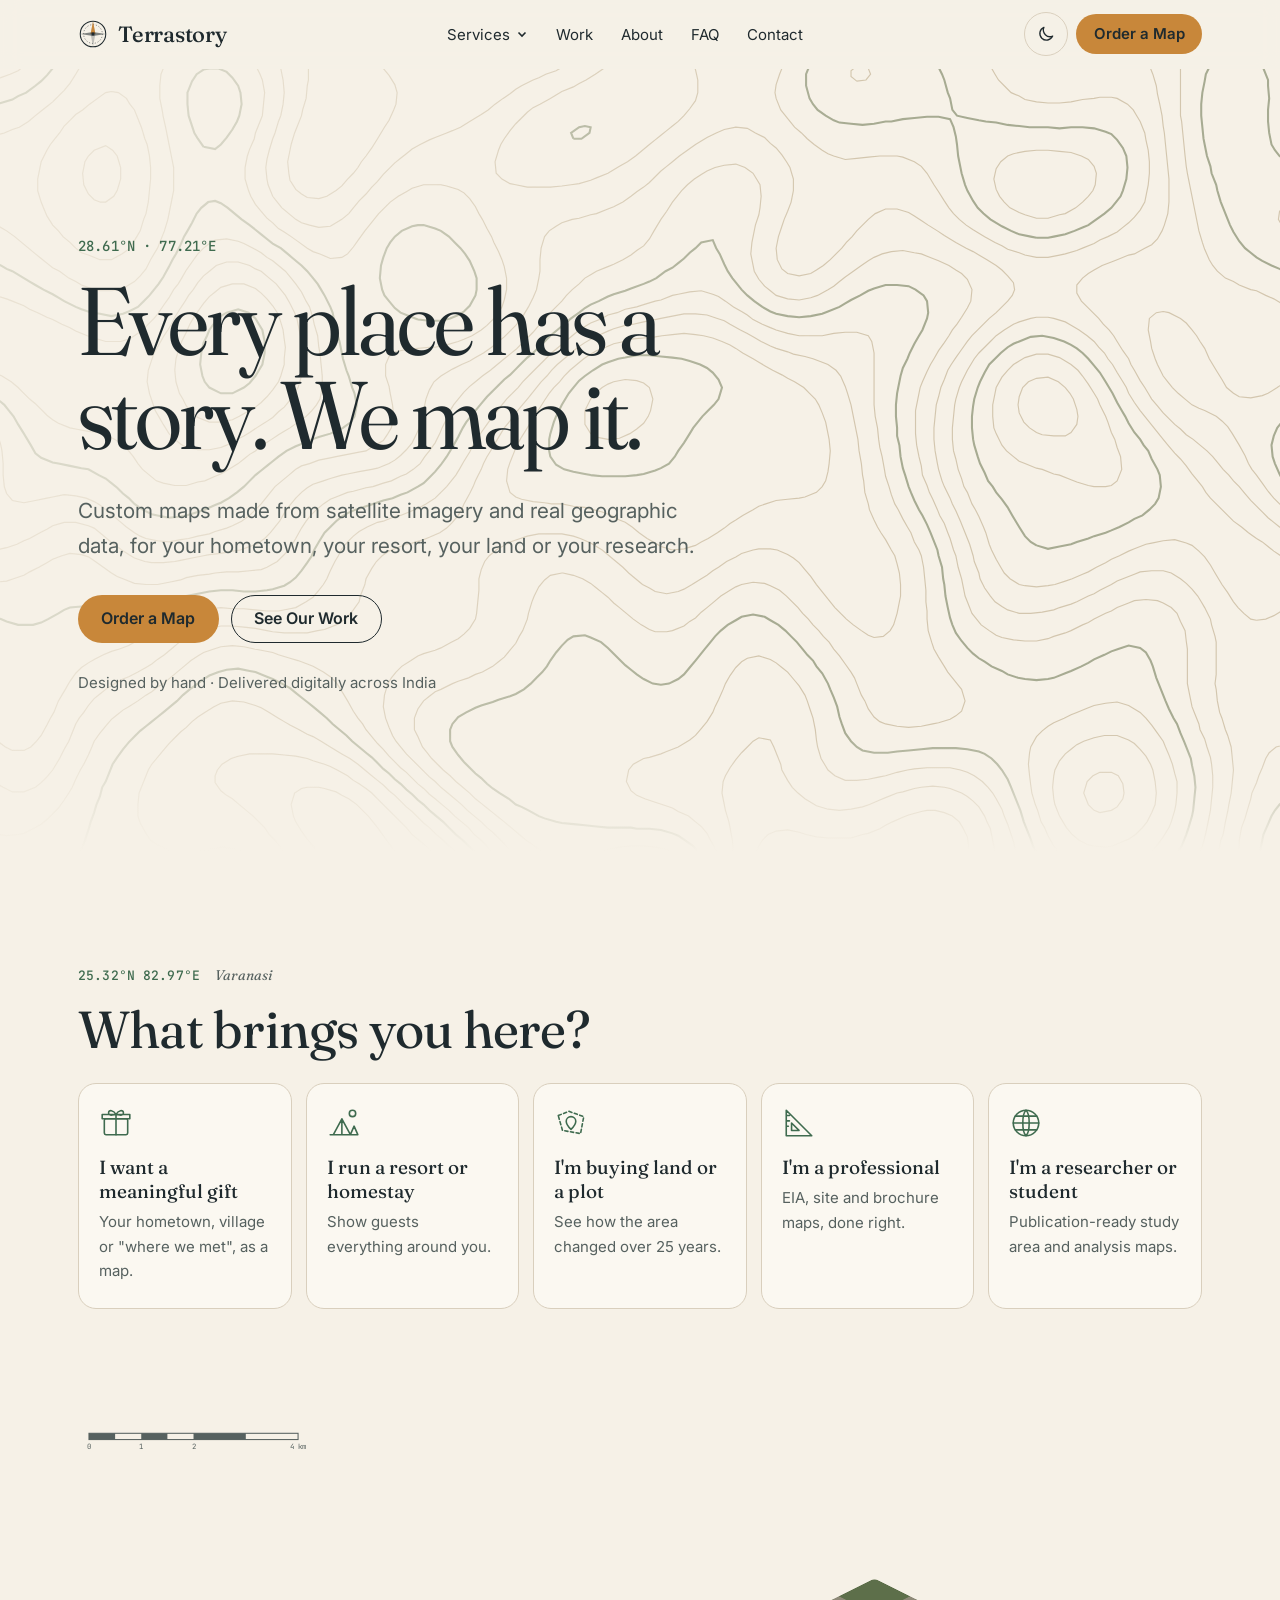
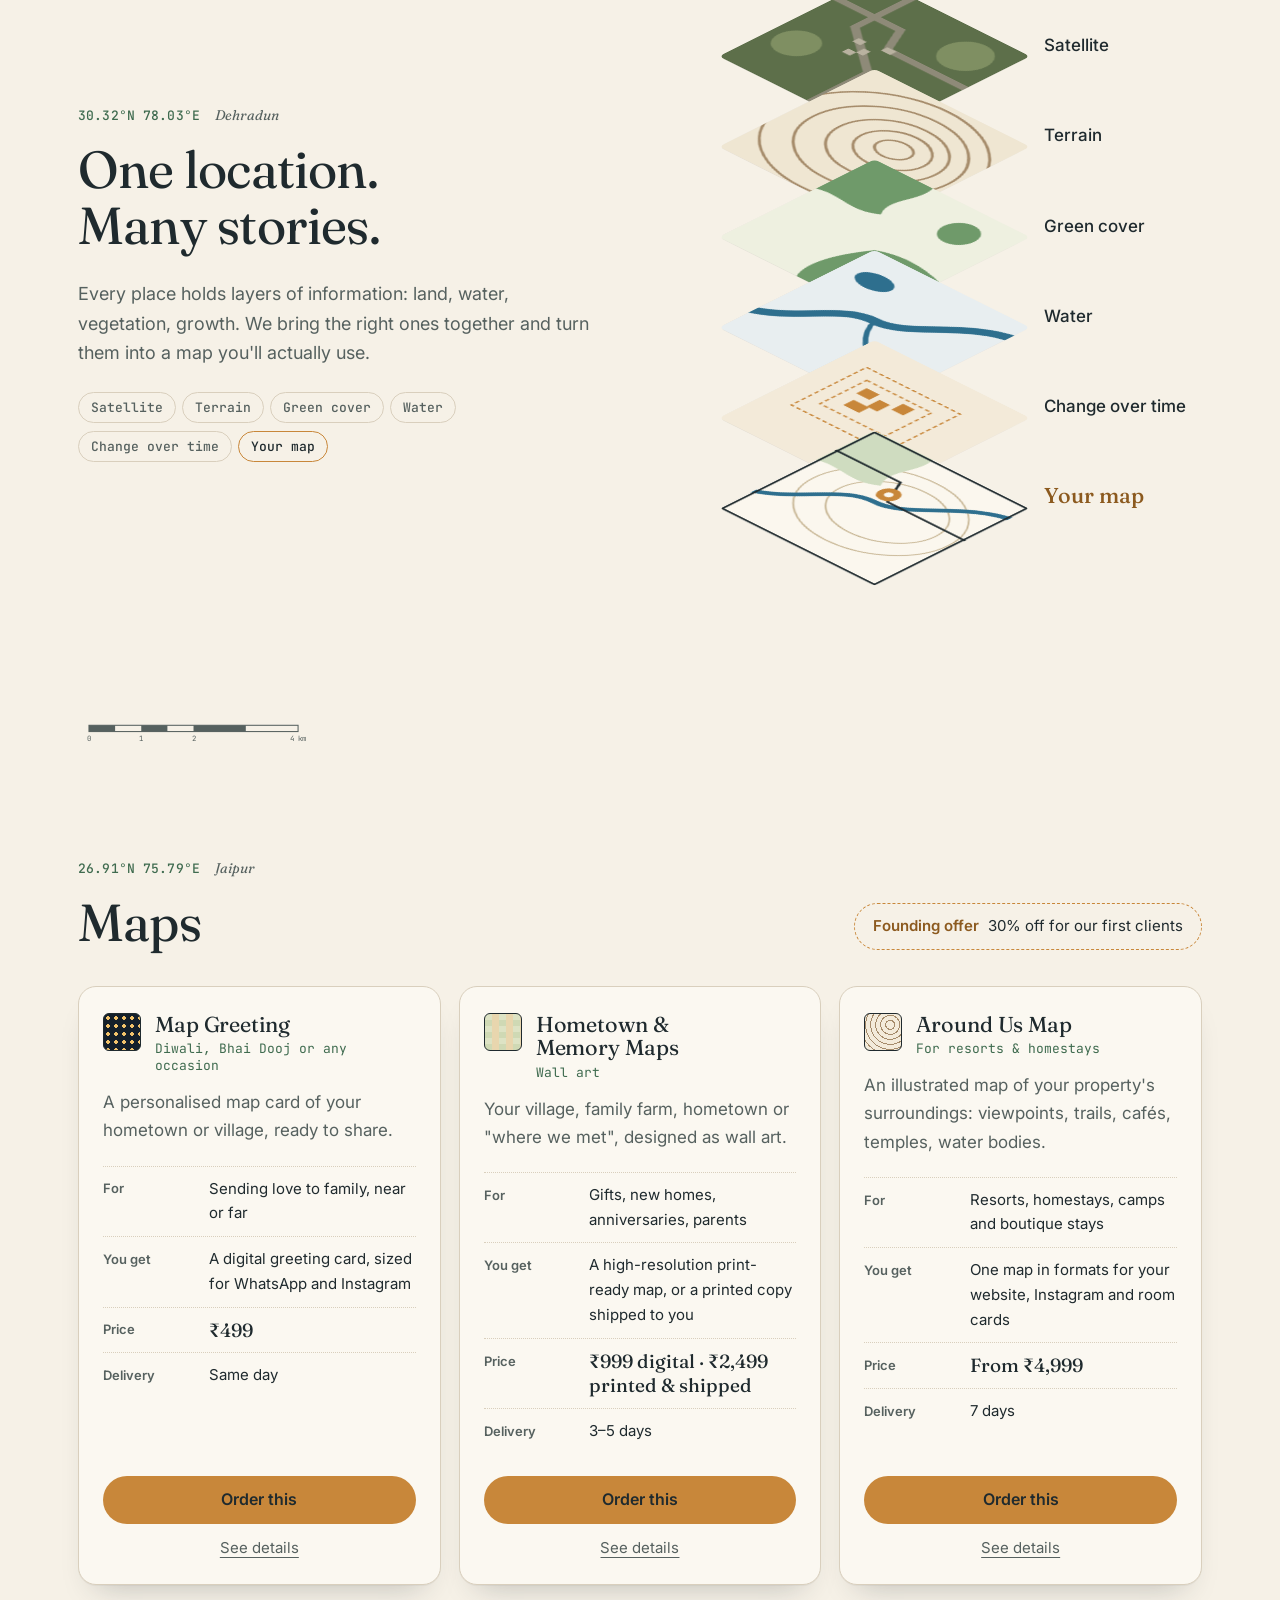
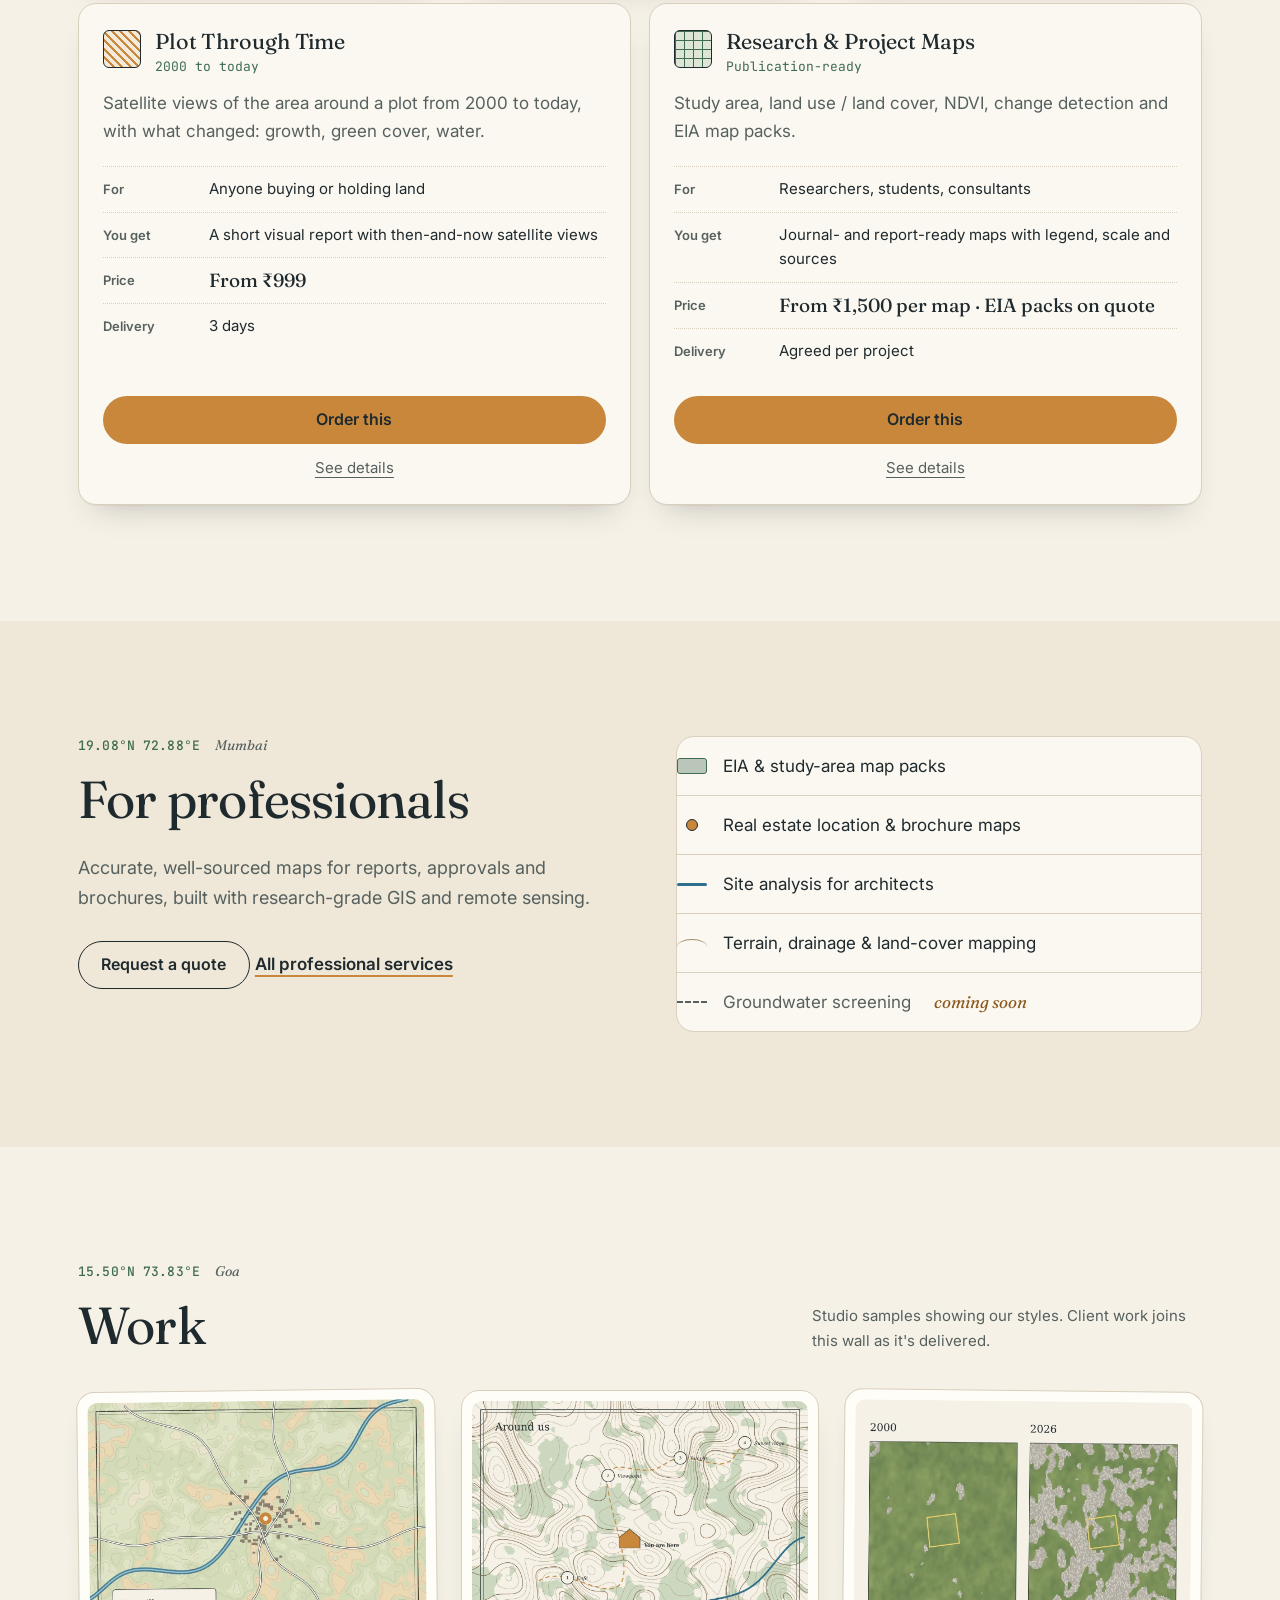
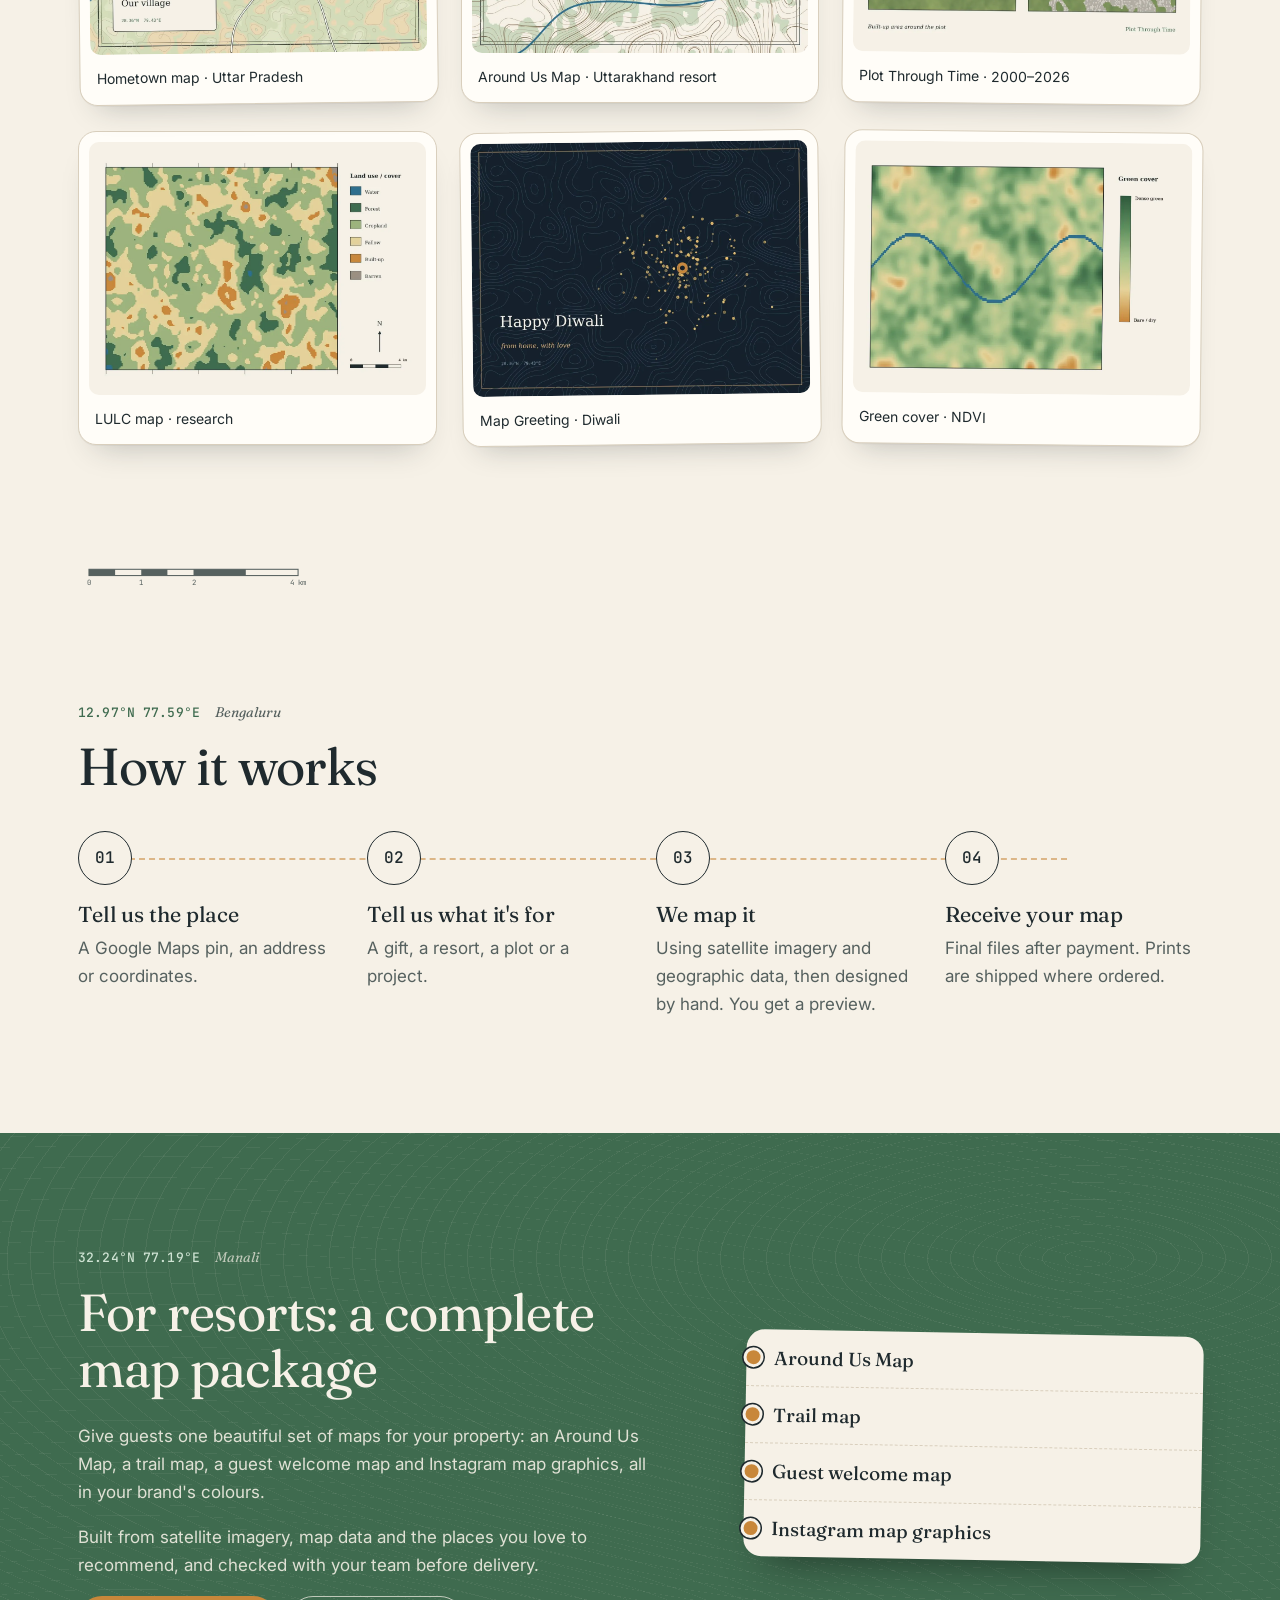
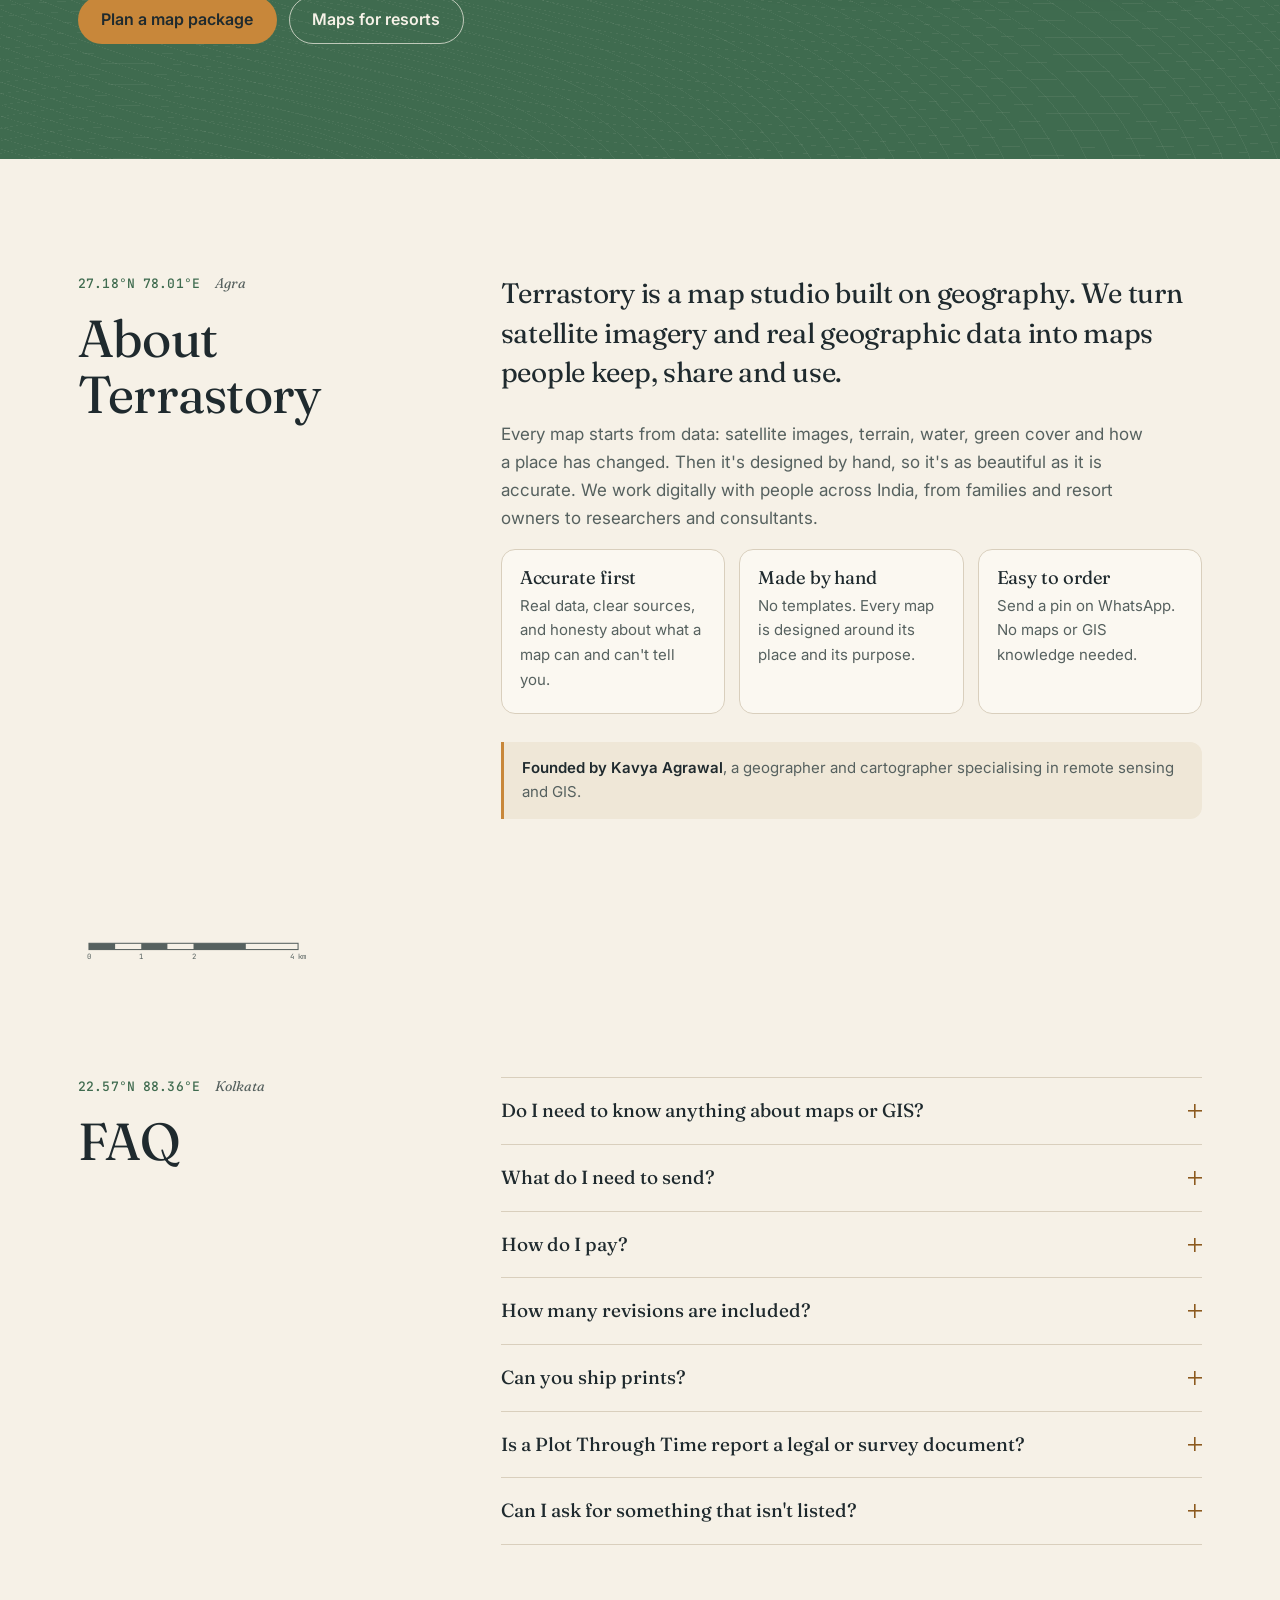
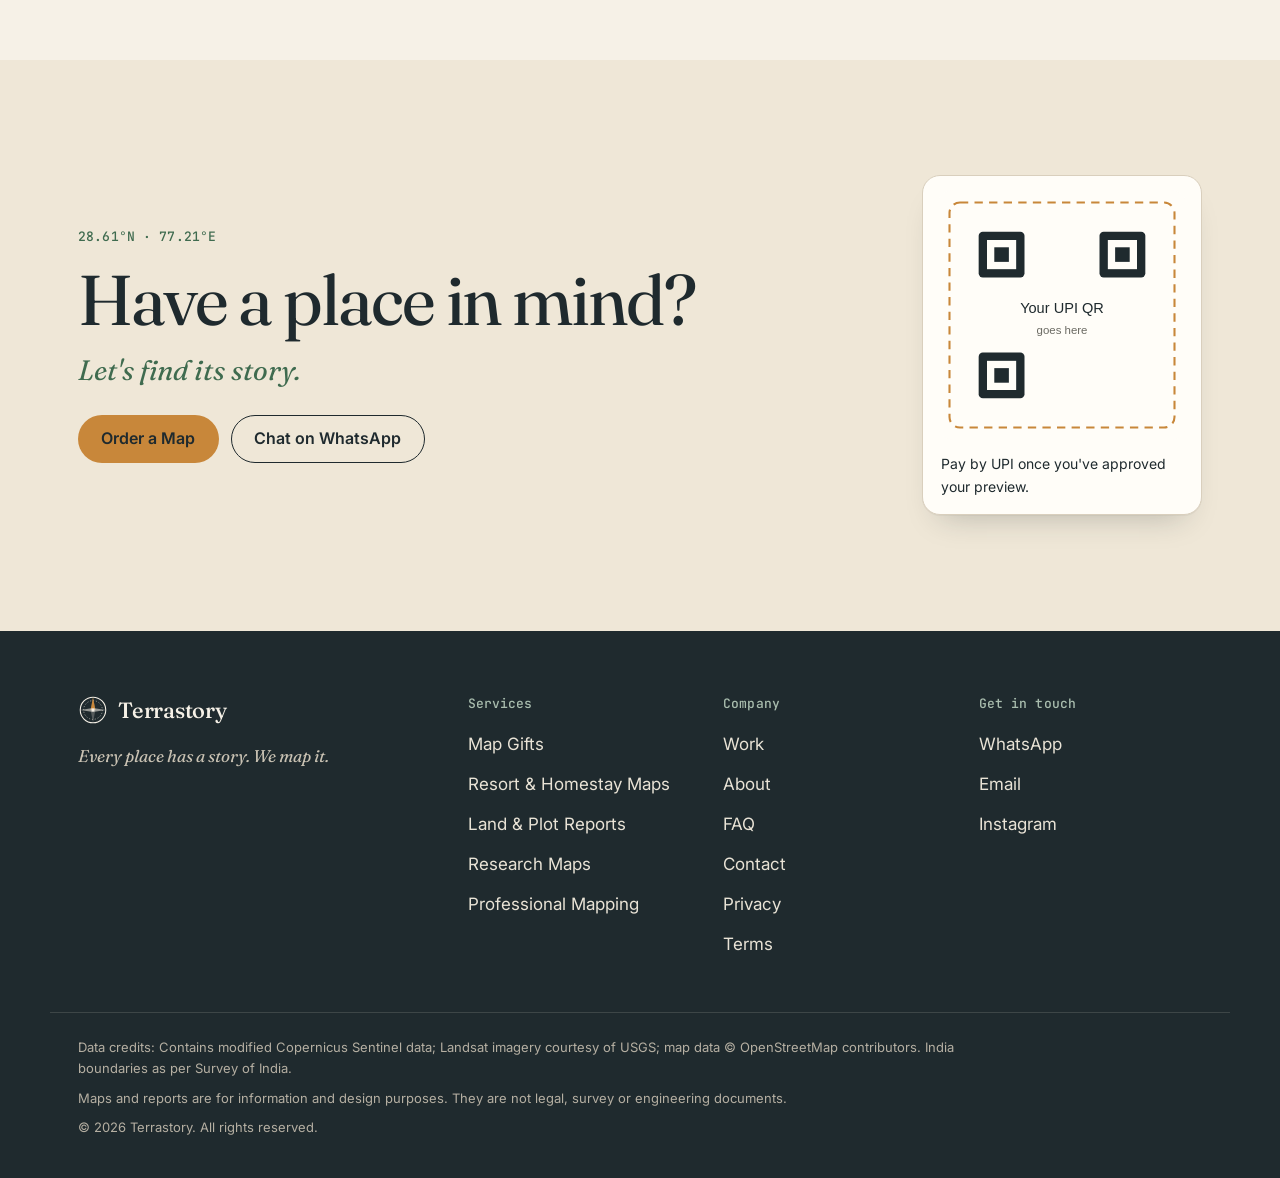
<file: index.html>
<!doctype html>
<html lang="en-IN">
<head>
  <meta charset="utf-8">
  <meta name="viewport" content="width=device-width, initial-scale=1">
  <title>Terrastory | Custom Maps, Satellite Map Gifts &amp; Place Reports</title>
  <meta name="description" content="Terrastory is a map studio making custom hometown map gifts, illustrated resort maps, satellite plot history reports and research maps from real satellite and geographic data. Delivered across India.">
  <meta name="theme-color" content="#F6F1E7" media="(prefers-color-scheme: light)">
  <meta name="theme-color" content="#14202B" media="(prefers-color-scheme: dark)">
  <link rel="canonical" href="https://kavyaagrawal-02.github.io/terrastory/">
  <link rel="icon" href="favicon.svg" type="image/svg+xml">
  <link rel="apple-touch-icon" href="images/apple-touch-icon.png">

  <!-- Open Graph / social previews -->
  <meta property="og:type" content="website">
  <meta property="og:site_name" content="Terrastory">
  <meta property="og:title" content="Terrastory | Every place has a story. We map it.">
  <meta property="og:description" content="Custom maps made from satellite imagery and real geographic data, for your hometown, your resort, your land or your research.">
  <meta property="og:url" content="https://kavyaagrawal-02.github.io/terrastory/">
  <meta property="og:image" content="https://kavyaagrawal-02.github.io/terrastory/images/og-image.jpg">
  <meta property="og:image:width" content="1200">
  <meta property="og:image:height" content="630">
  <meta property="og:locale" content="en_IN">
  <meta name="twitter:card" content="summary_large_image">

  <link rel="preconnect" href="https://fonts.googleapis.com">
  <link rel="preconnect" href="https://fonts.gstatic.com" crossorigin>
  <link rel="stylesheet" href="https://fonts.googleapis.com/css2?family=Fraunces:ital,opsz,wght@0,9..144,300..650;1,9..144,300..500&family=Inter:wght@400;500;600&family=JetBrains+Mono:wght@400;500&display=swap">
  <link rel="stylesheet" href="style.css">
  <script>
    /* Apply saved theme before paint to avoid a flash */
    try { var t = localStorage.getItem('ts-theme'); if (t) document.documentElement.dataset.theme = t; } catch (e) {}
  </script>

  <script type="application/ld+json">
  {
    "@context": "https://schema.org",
    "@type": "ProfessionalService",
    "name": "Terrastory",
    "slogan": "Every place has a story. We map it.",
    "description": "A map studio that turns satellite imagery and geographic data into custom maps: hometown map gifts, resort surroundings maps, plot change reports and research maps.",
    "url": "https://kavyaagrawal-02.github.io/terrastory/",
    "image": "https://kavyaagrawal-02.github.io/terrastory/images/og-image.jpg",
    "logo": "https://kavyaagrawal-02.github.io/terrastory/favicon.svg",
    "founder": { "@type": "Person", "name": "Kavya Agrawal", "jobTitle": "Geographer and cartographer" },
    "areaServed": { "@type": "Country", "name": "India" },
    "priceRange": "₹499 – ₹4,999+",
    "makesOffer": [
      { "@type": "Offer", "itemOffered": { "@type": "Service", "name": "Map Greeting" }, "price": "499", "priceCurrency": "INR" },
      { "@type": "Offer", "itemOffered": { "@type": "Service", "name": "Hometown & Memory Map" }, "price": "999", "priceCurrency": "INR" },
      { "@type": "Offer", "itemOffered": { "@type": "Service", "name": "Around Us Map for resorts and homestays" }, "price": "4999", "priceCurrency": "INR" },
      { "@type": "Offer", "itemOffered": { "@type": "Service", "name": "Plot Through Time report" }, "price": "999", "priceCurrency": "INR" },
      { "@type": "Offer", "itemOffered": { "@type": "Service", "name": "Research & Project Maps" }, "price": "1500", "priceCurrency": "INR" }
    ]
  }
  </script>
</head>
<body>
  <a class="skip-link" href="#main">Skip to content</a>

  <!-- Reusable symbols -->
  <svg width="0" height="0" class="visually-hidden" aria-hidden="true" focusable="false">
    <symbol id="compass" viewBox="0 0 40 40">
      <circle cx="20" cy="20" r="17" fill="none" stroke="currentColor" stroke-width="1.4"/>
      <circle cx="20" cy="20" r="12.5" fill="none" stroke="currentColor" stroke-width=".7" stroke-dasharray="1.5 2.4"/>
      <path d="M20 3 L23.2 20 L20 37 L16.8 20 Z" fill="currentColor" opacity=".25"/>
      <path d="M20 3 L23.2 20 L16.8 20 Z" fill="var(--ochre)"/>
      <path d="M3 20 L20 17.4 L37 20 L20 22.6 Z" fill="currentColor" opacity=".55"/>
      <circle cx="20" cy="20" r="2" fill="currentColor"/>
    </symbol>
    <symbol id="scalebar" viewBox="0 0 220 26">
      <g fill="none" stroke="currentColor" stroke-width="1">
        <rect x="10.5" y="8.5" width="200" height="6"/>
      </g>
      <g fill="currentColor">
        <rect x="10.5" y="8.5" width="25" height="6"/><rect x="60.5" y="8.5" width="25" height="6"/>
        <rect x="110.5" y="8.5" width="50" height="6"/>
      </g>
      <g font-family="JetBrains Mono, monospace" font-size="7" fill="currentColor" text-anchor="middle">
        <text x="10.5" y="24">0</text><text x="60.5" y="24">1</text><text x="110.5" y="24">2</text><text x="210.5" y="24">4 km</text>
      </g>
    </symbol>
  </svg>

  <header class="site-header" id="top">
    <div class="wrap header-inner">
      <a class="brand" href="#top" aria-label="Terrastory home">
        <svg class="brand-mark" aria-hidden="true"><use href="#compass"/></svg>
        <span class="brand-name">Terrastory</span>
      </a>
      <nav class="site-nav" id="site-nav" aria-label="Main">
        <ul>
          <li class="has-sub">
            <button class="sub-toggle" type="button" aria-expanded="false" aria-controls="services-menu">Services<svg viewBox="0 0 12 12" aria-hidden="true"><path d="M2.5 4.5 6 8l3.5-3.5"/></svg></button>
            <ul class="submenu" id="services-menu">
              <li><a href="gifts.html"><span class="sub-title">Map Gifts</span><span class="sub-text">Hometown, village and memory maps</span></a></li>
              <li><a href="resorts.html"><span class="sub-title">Resort &amp; Homestay Maps</span><span class="sub-text">Around Us, trail and welcome maps</span></a></li>
              <li><a href="land.html"><span class="sub-title">Land &amp; Plot Reports</span><span class="sub-text">How an area changed since 2000</span></a></li>
              <li><a href="research.html"><span class="sub-title">Research Maps</span><span class="sub-text">Study area, LULC, NDVI, change</span></a></li>
              <li><a href="professionals.html"><span class="sub-title">Professional Mapping</span><span class="sub-text">EIA, real estate, site analysis</span></a></li>
            </ul>
          </li>
          <li><a href="#work">Work</a></li>
          <li><a href="#about">About</a></li>
          <li><a href="#faq">FAQ</a></li>
          <li><a href="contact.html">Contact</a></li>
          <li class="nav-order"><a class="btn btn-primary" data-form href="contact.html">Order a Map</a></li>
        </ul>
      </nav>
      <div class="header-actions">
        <button class="theme-toggle" type="button" aria-label="Switch to night map" title="Night map">
          <svg viewBox="0 0 24 24" aria-hidden="true"><path class="sun" d="M12 4V2m0 20v-2m8-8h2M2 12h2m13.7-5.7 1.4-1.4M4.9 19.1l1.4-1.4m0-11.4L4.9 4.9m14.2 14.2-1.4-1.4M12 17a5 5 0 1 0 0-10 5 5 0 0 0 0 10z"/><path class="moon" d="M20 14.5A8 8 0 0 1 9.5 4a8 8 0 1 0 10.5 10.5z"/></svg>
        </button>
        <a class="btn btn-primary btn-sm header-cta" data-form href="contact.html">Order a Map</a>
        <button class="menu-toggle" type="button" aria-expanded="false" aria-controls="site-nav" aria-label="Open menu">
          <span></span><span></span>
        </button>
      </div>
    </div>
  </header>

  <main id="main">
    <!-- HERO -->
    <section class="hero" aria-labelledby="hero-title">
      <svg class="hero-contours" viewBox="0 0 1200 800" preserveAspectRatio="xMidYMid slice" aria-hidden="true" focusable="false">
<path pathLength="1" class="c-minor" d="M360 800 L359 790 L357 780 L355 775 L351 769 L346 763 L341 758 L336 754 L331 750 L326 745 L320 740 L316 735 L311 729 L306 722 L301 714 L299 709 L297 699 L300 689 L306 685 L311 684 L321 684 L326 685 L336 688 L341 691 L347 694 L354 699 L359 704 L364 709 L368 714 L372 719 L377 726 L382 733 L387 739 L392 743 L397 747 L402 750 L410 755 L417 759 L422 762 L427 766 L432 770 L437 776 L442 785 L444 790 L446 800"/>
<path pathLength="1" class="c-minor" d="M324 800 L322 790 L320 785 L316 776 L313 770 L310 765 L306 760 L301 753 L296 747 L291 740 L287 735 L283 730 L278 725 L274 719 L269 714 L264 709 L258 704 L252 699 L246 694 L241 691 L236 687 L231 680 L231 674 L233 669 L237 664 L245 659 L251 657 L261 655 L271 655 L281 655 L291 656 L301 657 L311 659 L316 661 L326 664 L331 666 L337 669 L346 674 L351 678 L356 681 L362 685 L367 689 L372 694 L377 699 L382 704 L387 709 L392 714 L397 719 L402 725 L408 730 L414 735 L420 740 L426 745 L432 749 L437 754 L442 759 L447 765 L450 770 L453 775 L457 784 L458 790 L460 800"/>
<path pathLength="1" class="c-minor" d="M294 800 L293 790 L291 784 L287 775 L285 770 L281 764 L276 757 L271 752 L266 747 L261 743 L254 740 L246 737 L236 736 L226 738 L216 740 L211 740 L201 741 L194 740 L186 736 L181 734 L175 730 L171 724 L166 715 L164 709 L164 699 L165 689 L167 684 L171 674 L173 669 L176 664 L181 658 L186 652 L191 646 L196 641 L201 636 L206 632 L211 627 L216 623 L222 619 L230 614 L236 611 L246 609 L256 610 L266 613 L271 615 L278 619 L286 624 L291 627 L296 630 L304 634 L311 638 L316 640 L323 644 L331 649 L336 652 L341 655 L348 659 L355 664 L361 669 L367 674 L372 678 L377 682 L382 687 L387 691 L392 696 L397 701 L402 705 L407 710 L412 715 L417 719 L423 725 L429 730 L434 735 L440 740 L445 745 L450 750 L454 755 L458 760 L462 766 L466 775 L468 780 L471 790 L472 800"/>
<path pathLength="1" class="c-minor" d="M562 380 L557 377 L552 369 L552 362 L552 357 L557 347 L561 342 L567 337 L572 334 L577 332 L587 330 L597 331 L603 333 L608 337 L611 347 L609 357 L607 362 L603 368 L597 373 L591 377 L582 381 L572 382 L562 380"/>
<path pathLength="1" class="c-major" d="M200 800 L196 792 L191 787 L186 783 L181 779 L175 775 L166 770 L161 767 L154 765 L146 762 L136 760 L128 760 L121 759 L115 755 L114 745 L115 738 L118 730 L121 721 L123 714 L126 706 L128 699 L131 692 L133 684 L136 679 L140 669 L142 664 L146 658 L151 651 L156 645 L161 640 L166 635 L171 631 L176 627 L181 623 L186 619 L192 614 L198 609 L203 604 L209 599 L216 594 L221 590 L226 587 L234 584 L241 582 L251 581 L261 583 L266 584 L276 588 L281 590 L289 594 L296 598 L301 602 L306 606 L311 610 L316 614 L322 619 L328 624 L333 629 L339 634 L345 639 L350 644 L356 649 L362 654 L367 658 L372 663 L377 668 L382 672 L387 677 L392 681 L397 686 L402 690 L407 695 L412 699 L417 704 L423 709 L429 714 L434 719 L440 725 L446 730 L451 735 L456 740 L461 745 L465 750 L469 755 L472 760 L477 770 L479 775 L482 785 L483 790 L484 800"/>
<path pathLength="1" class="c-major" d="M575 800 L577 793 L582 785 L587 781 L592 779 L603 777 L613 779 L618 782 L623 789 L624 795"/>
<path pathLength="1" class="c-major" d="M557 413 L552 412 L542 410 L534 408 L527 404 L522 397 L521 392 L521 382 L522 377 L525 367 L527 362 L532 352 L535 347 L538 342 L542 337 L547 331 L552 327 L559 322 L567 317 L572 315 L581 312 L587 311 L597 309 L608 309 L618 310 L628 311 L636 312 L643 314 L652 317 L658 320 L663 324 L668 330 L671 337 L668 347 L664 352 L659 357 L654 362 L650 367 L646 372 L643 377 L638 385 L633 392 L630 397 L625 403 L618 407 L613 409 L603 412 L597 413 L587 414 L577 414 L567 414 L557 413"/>
<path pathLength="1" class="c-minor" d="M555 800 L557 791 L560 785 L563 780 L568 775 L575 770 L582 766 L587 764 L597 761 L608 761 L618 764 L623 766 L628 771 L633 778 L635 785 L638 795 L638 800"/>
<path pathLength="1" class="c-minor" d="M0 694 L10 699 L15 703 L20 708 L25 713 L30 717 L35 721 L44 725 L50 726 L60 725 L65 724 L75 719 L80 716 L85 712 L90 707 L95 702 L100 695 L104 689 L107 684 L110 677 L114 669 L117 664 L121 656 L124 649 L126 644 L131 637 L136 631 L141 625 L146 621 L151 617 L156 614 L164 609 L171 604 L176 601 L181 597 L186 594 L192 589 L198 584 L204 579 L210 574 L216 570 L221 567 L230 564 L236 562 L246 561 L256 562 L265 564 L271 565 L281 567 L286 569 L296 572 L303 574 L311 577 L316 579 L325 584 L331 588 L336 593 L340 599 L343 604 L346 609 L351 618 L355 624 L359 629 L362 634 L367 640 L372 646 L377 651 L382 657 L387 662 L392 667 L397 671 L402 676 L407 681 L412 685 L417 690 L422 694 L428 699 L434 704 L439 709 L445 714 L451 719 L456 725 L462 730 L467 735 L471 740 L476 745 L479 750 L483 755 L487 762 L491 770 L493 775 L496 785 L497 793 L498 800"/>
<path pathLength="1" class="c-minor" d="M999 706 L994 704 L989 699 L985 689 L988 679 L993 674 L999 671 L1009 671 L1015 674 L1019 681 L1020 689 L1019 694 L1014 701 L1009 704 L999 706"/>
<path pathLength="1" class="c-minor" d="M618 475 L613 472 L606 468 L599 463 L593 458 L587 454 L582 452 L575 448 L567 445 L559 443 L552 441 L542 440 L532 438 L523 438 L517 437 L507 436 L497 434 L492 432 L487 428 L484 418 L485 408 L487 402 L491 392 L493 387 L497 380 L502 372 L505 367 L508 362 L512 356 L517 348 L521 342 L525 337 L530 332 L534 327 L539 322 L545 317 L551 312 L557 308 L562 305 L570 302 L577 299 L586 297 L592 295 L603 294 L613 293 L619 292 L628 291 L638 290 L648 291 L655 292 L663 294 L671 297 L678 300 L683 303 L689 307 L698 312 L703 315 L708 318 L715 322 L723 326 L728 329 L734 332 L742 337 L747 342 L752 347 L755 352 L758 359 L761 367 L763 377 L764 382 L765 392 L764 403 L763 410 L761 418 L758 423 L753 428 L743 432 L738 433 L728 434 L718 435 L709 438 L703 440 L698 443 L689 448 L683 452 L678 455 L673 459 L667 463 L659 468 L653 471 L648 474 L638 477 L628 478 L618 475"/>
<path pathLength="1" class="c-minor" d="M0 653 L5 654 L15 659 L20 663 L25 667 L30 672 L35 676 L40 680 L47 684 L55 688 L65 688 L75 684 L80 680 L85 675 L90 669 L93 664 L96 659 L100 651 L104 644 L106 639 L110 629 L113 624 L117 619 L121 613 L126 607 L131 603 L136 599 L144 594 L151 590 L156 588 L164 584 L171 580 L176 577 L181 573 L187 569 L193 564 L200 558 L206 555 L211 552 L218 548 L226 546 L236 544 L246 544 L256 545 L266 546 L276 548 L281 549 L291 550 L301 550 L311 550 L320 548 L326 547 L336 543 L341 540 L346 536 L351 530 L356 523 L357 518 L361 508 L362 503 L367 494 L371 488 L376 483 L382 479 L387 477 L397 473 L402 472 L412 469 L417 467 L426 463 L432 459 L437 454 L442 448 L445 443 L447 438 L452 429 L455 423 L457 418 L462 408 L464 403 L467 397 L472 389 L476 382 L479 377 L482 372 L487 366 L492 359 L497 353 L502 347 L506 342 L510 337 L514 332 L519 327 L523 322 L528 317 L534 312 L540 307 L546 302 L552 298 L557 295 L563 292 L572 288 L577 286 L587 283 L594 282 L603 280 L613 278 L618 277 L628 275 L638 273 L648 273 L658 274 L667 277 L673 279 L678 282 L687 287 L693 290 L698 293 L705 297 L713 301 L718 303 L728 306 L733 308 L743 310 L750 312 L758 315 L763 317 L770 322 L774 327 L778 336 L780 342 L783 352 L784 357 L786 367 L788 377 L789 382 L790 392 L792 403 L793 413 L794 418 L795 428 L798 438 L799 443 L803 452 L806 458 L809 463 L813 469 L818 478 L821 483 L823 490 L825 498 L826 508 L826 518 L824 528 L823 533 L820 543 L817 548 L811 553 L803 554 L798 552 L792 548 L785 543 L779 538 L774 533 L769 528 L765 523 L761 518 L757 513 L753 508 L748 501 L743 495 L738 489 L733 485 L728 482 L719 478 L713 477 L703 477 L698 478 L688 481 L683 484 L675 488 L668 493 L663 496 L658 500 L653 503 L645 508 L638 512 L633 514 L623 516 L613 514 L608 511 L602 508 L596 503 L590 498 L585 493 L579 488 L573 483 L567 478 L562 475 L557 472 L548 468 L542 466 L532 464 L522 464 L512 464 L502 466 L496 468 L487 471 L482 474 L475 478 L469 483 L465 488 L462 495 L460 503 L460 513 L459 523 L458 533 L457 538 L452 546 L447 551 L442 555 L436 558 L427 563 L422 565 L412 568 L407 570 L401 574 L393 579 L388 584 L384 589 L381 594 L378 604 L377 614 L379 624 L382 632 L385 639 L388 644 L392 649 L397 655 L402 660 L407 665 L412 670 L417 675 L422 679 L427 684 L433 689 L439 694 L445 699 L450 704 L456 709 L462 714 L467 719 L472 723 L477 728 L482 733 L487 739 L492 744 L497 750 L500 755 L504 760 L508 765 L512 771 L517 777 L522 781 L532 780 L537 777 L542 773 L547 769 L553 765 L561 760 L567 756 L572 754 L582 751 L587 750 L597 748 L608 748 L618 750 L623 751 L629 755 L635 760 L639 765 L643 773 L645 780 L647 790 L648 798"/>
<path pathLength="1" class="c-minor" d="M994 735 L989 734 L981 730 L975 725 L970 719 L967 714 L964 709 L960 699 L959 694 L958 684 L959 674 L960 669 L964 661 L969 655 L974 651 L979 647 L985 644 L994 641 L1003 639 L1009 639 L1014 639 L1024 643 L1029 646 L1034 651 L1039 657 L1043 664 L1045 669 L1047 679 L1048 689 L1047 699 L1044 706 L1040 714 L1036 719 L1030 725 L1024 729 L1019 731 L1010 735 L1004 736 L994 735"/>
<path pathLength="1" class="c-minor" d="M0 568 L5 570 L10 574 L15 582 L16 589 L18 599 L20 609 L21 614 L25 623 L29 629 L33 634 L37 639 L42 644 L49 649 L55 652 L65 652 L71 649 L76 644 L80 639 L85 630 L88 624 L91 619 L95 609 L98 604 L101 599 L105 592 L110 585 L115 580 L121 576 L126 573 L134 569 L141 566 L148 564 L156 561 L161 558 L171 554 L176 552 L181 548 L190 543 L196 540 L201 538 L211 533 L216 532 L226 529 L236 528 L246 529 L256 529 L266 530 L276 531 L286 531 L296 529 L301 528 L310 523 L316 519 L321 513 L325 508 L328 503 L331 496 L335 488 L338 483 L341 477 L346 471 L351 466 L356 462 L363 458 L372 454 L377 453 L387 449 L392 448 L402 444 L407 442 L414 438 L422 433 L427 428 L432 423 L436 418 L440 413 L443 408 L447 401 L452 393 L455 387 L458 382 L462 376 L467 369 L472 362 L476 357 L480 352 L484 347 L489 342 L494 337 L498 332 L503 327 L508 322 L513 317 L518 312 L523 307 L529 302 L535 297 L541 292 L547 287 L552 284 L557 281 L567 277 L572 274 L580 272 L587 269 L597 267 L603 265 L613 262 L618 261 L628 257 L633 256 L643 254 L653 253 L663 256 L668 258 L674 262 L681 267 L688 271 L693 274 L698 278 L706 282 L713 285 L718 287 L728 290 L738 292 L743 292 L753 292 L758 292 L768 290 L778 289 L788 289 L798 292 L801 297 L803 307 L803 317 L803 327 L803 337 L803 347 L803 352 L804 362 L806 372 L807 382 L808 389 L810 397 L812 408 L813 414 L816 423 L818 430 L821 438 L824 443 L828 451 L832 458 L835 463 L838 471 L842 478 L844 483 L846 493 L847 503 L848 513 L848 523 L849 531 L849 538 L850 548 L853 558 L855 564 L859 571 L864 579 L867 584 L871 589 L875 594 L879 599 L882 609 L879 618 L874 622 L869 625 L859 628 L854 629 L844 631 L833 632 L823 631 L813 629 L808 627 L803 623 L798 616 L795 609 L792 604 L788 594 L786 589 L783 584 L778 577 L773 570 L768 564 L764 558 L759 553 L755 548 L750 543 L746 538 L741 533 L737 528 L732 523 L727 518 L721 513 L713 509 L708 507 L698 506 L688 508 L683 510 L678 513 L670 518 L664 523 L658 528 L653 532 L648 537 L643 540 L638 544 L628 548 L623 549 L613 549 L608 547 L601 543 L594 538 L588 533 L582 528 L577 524 L572 519 L567 515 L562 511 L557 507 L550 503 L542 500 L533 498 L532 498 L522 500 L517 504 L512 510 L508 518 L506 523 L503 533 L502 538 L498 548 L495 553 L492 559 L487 565 L482 571 L477 575 L472 579 L463 584 L457 586 L451 589 L442 592 L437 594 L427 599 L422 601 L417 605 L412 609 L407 616 L404 624 L404 634 L407 640 L411 649 L415 654 L419 659 L424 664 L429 669 L435 674 L440 679 L446 684 L452 689 L457 694 L462 698 L467 702 L472 706 L477 710 L482 714 L488 719 L495 725 L501 730 L507 734 L512 738 L517 741 L526 745 L532 746 L542 745 L547 744 L557 742 L565 740 L572 738 L582 736 L592 735 L603 735 L613 736 L623 738 L628 740 L637 745 L642 750 L646 755 L649 760 L653 770 L654 775 L655 785 L656 795"/>
<path pathLength="1" class="c-minor" d="M1200 423 L1195 423 L1185 418 L1180 413 L1177 408 L1175 402 L1175 392 L1176 387 L1180 381 L1185 377 L1193 372 L1200 371"/>
<path pathLength="1" class="c-minor" d="M1200 211 L1195 211 L1185 210 L1175 207 L1170 205 L1162 201 L1157 196 L1154 191 L1155 184 L1160 179 L1166 176 L1175 175 L1185 174 L1195 174"/>
<path pathLength="1" class="c-minor" d="M999 760 L994 760 L984 757 L979 754 L973 750 L967 745 L963 740 L959 735 L954 726 L951 719 L948 714 L945 704 L943 699 L940 689 L939 682 L938 674 L937 664 L938 654 L939 649 L944 640 L949 635 L954 631 L959 628 L968 624 L974 621 L979 619 L989 615 L994 613 L1004 611 L1014 610 L1024 613 L1029 616 L1034 619 L1039 624 L1044 630 L1049 637 L1054 644 L1056 649 L1059 656 L1062 664 L1064 672 L1066 679 L1066 689 L1065 699 L1064 704 L1061 714 L1059 719 L1054 727 L1049 734 L1044 739 L1039 743 L1034 747 L1029 750 L1020 755 L1014 757 L1004 760 L999 760"/>
<path pathLength="1" class="c-major" d="M979 800 L974 790 L971 785 L967 780 L964 775 L959 768 L954 761 L951 755 L948 750 L944 741 L941 735 L939 729 L935 719 L933 714 L930 704 L928 699 L924 689 L922 684 L919 677 L914 669 L910 664 L905 659 L899 655 L894 653 L884 651 L874 650 L864 650 L854 650 L844 651 L833 652 L823 653 L815 654 L808 654 L803 654 L793 652 L788 649 L783 644 L778 637 L775 629 L773 623 L771 614 L768 606 L765 599 L763 594 L758 585 L753 579 L750 574 L745 569 L741 564 L736 558 L731 553 L726 548 L720 543 L713 539 L708 536 L698 534 L688 536 L683 539 L676 543 L670 548 L665 553 L661 558 L656 564 L652 569 L648 574 L643 580 L638 586 L633 590 L625 594 L618 595 L611 594 L603 590 L597 586 L592 582 L587 578 L582 573 L577 568 L572 563 L566 558 L557 554 L552 552 L542 553 L537 556 L532 561 L527 567 L522 574 L519 579 L515 584 L510 589 L505 594 L499 599 L492 603 L487 605 L477 608 L472 610 L462 613 L457 615 L449 619 L442 623 L437 629 L435 634 L435 644 L437 649 L442 656 L447 662 L452 667 L457 672 L462 676 L467 681 L472 685 L478 689 L486 694 L492 699 L497 701 L503 704 L512 709 L517 711 L527 714 L532 715 L542 716 L552 717 L562 718 L572 719 L582 719 L592 719 L597 720 L608 720 L618 721 L628 724 L633 726 L639 730 L646 735 L650 740 L654 745 L658 753 L660 760 L662 770 L663 775 L664 785 L665 795"/>
<path pathLength="1" class="c-major" d="M0 531 L10 531 L20 532 L26 533 L35 535 L45 538 L50 540 L60 543 L65 543 L73 543 L80 541 L86 538 L95 533 L100 530 L105 528 L115 527 L126 528 L131 529 L141 530 L151 532 L161 531 L171 530 L176 528 L186 525 L191 523 L201 520 L206 518 L216 516 L226 514 L236 513 L241 513 L246 513 L256 514 L266 514 L276 513 L281 512 L291 509 L296 506 L301 502 L306 496 L311 489 L315 483 L317 478 L321 471 L326 463 L331 458 L336 453 L341 449 L346 446 L353 443 L362 440 L368 438 L377 435 L385 433 L392 430 L398 428 L407 423 L412 420 L417 415 L422 410 L427 404 L432 397 L435 392 L438 387 L442 380 L446 372 L449 367 L453 362 L457 357 L462 351 L467 345 L472 340 L477 335 L482 330 L487 326 L492 321 L497 316 L502 311 L507 307 L512 302 L517 297 L522 292 L528 287 L534 282 L540 277 L547 272 L552 268 L557 265 L564 262 L572 258 L577 256 L587 253 L592 251 L603 247 L608 245 L614 242 L622 236 L628 233 L633 229 L638 225 L643 220 L648 216 L653 211 L663 209 L666 216 L669 221 L673 230 L676 236 L680 242 L684 247 L688 252 L693 257 L699 262 L706 267 L713 271 L718 273 L728 275 L738 276 L748 275 L758 273 L763 271 L773 267 L778 264 L783 261 L791 257 L798 253 L803 251 L813 248 L823 248 L833 249 L839 252 L846 257 L849 262 L850 272 L849 277 L845 287 L842 292 L838 299 L834 307 L832 312 L828 320 L826 327 L824 337 L823 342 L822 352 L822 362 L823 372 L823 379 L825 387 L826 397 L828 407 L830 413 L833 423 L835 428 L838 435 L842 443 L845 448 L849 456 L852 463 L854 468 L858 478 L859 483 L862 493 L863 503 L864 508 L865 518 L867 528 L869 537 L871 543 L874 550 L879 557 L884 563 L889 568 L894 572 L899 575 L905 579 L914 583 L919 586 L928 589 L934 590 L944 591 L954 590 L959 589 L969 585 L974 583 L983 579 L989 576 L994 573 L1003 569 L1009 566 L1015 564 L1024 561 L1034 563 L1039 567 L1043 574 L1045 579 L1048 589 L1050 594 L1054 604 L1056 609 L1059 616 L1063 624 L1066 629 L1069 637 L1072 644 L1074 649 L1078 659 L1079 665 L1081 674 L1082 684 L1081 694 L1080 704 L1079 709 L1076 719 L1074 725 L1070 735 L1067 740 L1064 745 L1059 750 L1054 755 L1049 760 L1044 765 L1038 770 L1033 775 L1027 780 L1022 785 L1018 790 L1014 796"/>
<path pathLength="1" class="c-major" d="M1200 443 L1195 443 L1185 440 L1180 437 L1173 433 L1167 428 L1162 423 L1158 418 L1155 412 L1151 403 L1149 397 L1148 387 L1150 379 L1153 372 L1157 367 L1162 362 L1168 357 L1175 352 L1180 348 L1185 345 L1191 342 L1200 340"/>
<path pathLength="1" class="c-major" d="M1200 247 L1194 247 L1185 245 L1175 242 L1170 240 L1161 236 L1155 234 L1148 231 L1140 227 L1135 224 L1130 220 L1125 216 L1120 210 L1115 202 L1112 196 L1110 191 L1106 181 L1104 176 L1101 166 L1100 161 L1096 151 L1095 145 L1092 136 L1090 126 L1089 121 L1088 111 L1087 101 L1087 91 L1088 81 L1090 71 L1091 65 L1095 57 L1099 50 L1104 45 L1110 43 L1120 43 L1127 45 L1134 50 L1138 55 L1141 60 L1145 70 L1145 75 L1146 86 L1145 96 L1145 106 L1146 116 L1148 126 L1151 131 L1155 136 L1162 141 L1170 145 L1175 147 L1185 149 L1195 150"/>
<path pathLength="1" class="c-minor" d="M937 800 L936 790 L935 780 L934 775 L932 765 L930 755 L929 750 L926 740 L924 731 L922 725 L919 716 L916 709 L914 703 L909 694 L906 689 L902 684 L897 679 L890 674 L884 671 L878 669 L869 667 L859 667 L849 667 L838 668 L832 669 L823 671 L813 674 L808 675 L798 677 L788 678 L778 678 L769 674 L763 669 L760 664 L757 659 L754 649 L753 643 L752 634 L750 624 L748 618 L745 609 L743 604 L738 596 L733 590 L728 584 L723 580 L718 576 L713 573 L703 570 L693 572 L688 575 L683 580 L678 587 L674 594 L672 599 L668 608 L665 614 L663 619 L658 627 L653 633 L648 639 L643 643 L638 646 L633 649 L623 653 L618 655 L608 658 L603 659 L594 664 L590 669 L588 679 L592 687 L597 691 L604 694 L613 697 L619 699 L628 702 L633 705 L642 709 L648 714 L653 718 L658 724 L661 730 L664 735 L668 745 L669 750 L671 760 L672 770 L673 777 L673 785 L673 795"/>
<path pathLength="1" class="c-minor" d="M0 507 L10 507 L20 507 L30 507 L40 506 L50 505 L56 503 L65 500 L70 497 L78 493 L85 489 L90 486 L98 483 L105 481 L115 482 L121 484 L127 488 L134 493 L141 498 L146 501 L151 503 L161 507 L171 508 L181 508 L191 506 L201 504 L206 502 L216 500 L226 499 L231 498 L241 497 L251 497 L261 496 L271 495 L276 493 L285 488 L290 483 L295 478 L298 473 L301 468 L306 459 L310 453 L314 448 L319 443 L325 438 L331 434 L336 432 L346 428 L351 427 L362 424 L368 423 L377 420 L384 418 L392 414 L397 412 L403 408 L409 403 L413 397 L417 392 L422 385 L426 377 L428 372 L432 364 L435 357 L438 352 L442 347 L447 341 L452 336 L457 332 L463 327 L470 322 L476 317 L482 312 L487 308 L492 304 L497 299 L502 294 L507 289 L512 283 L517 278 L522 272 L527 267 L532 262 L536 257 L541 252 L547 247 L552 242 L557 239 L562 236 L572 232 L577 230 L585 226 L592 222 L597 218 L603 214 L608 208 L612 201 L615 196 L618 191 L623 184 L628 176 L632 171 L636 166 L641 161 L647 156 L653 152 L658 149 L665 146 L673 144 L683 143 L691 146 L698 151 L701 156 L704 161 L705 171 L704 181 L703 187 L700 196 L698 206 L697 211 L696 221 L698 231 L699 236 L703 243 L708 249 L713 253 L718 257 L728 260 L738 261 L748 259 L754 257 L763 252 L768 249 L773 245 L778 241 L785 236 L792 231 L798 227 L803 224 L810 221 L818 219 L828 218 L838 220 L844 221 L854 225 L859 227 L868 231 L874 235 L879 238 L884 243 L888 252 L887 262 L884 268 L879 276 L875 282 L871 287 L868 292 L864 298 L859 305 L855 312 L852 317 L849 323 L845 332 L843 337 L841 347 L839 357 L839 367 L839 377 L840 387 L842 397 L844 405 L845 413 L849 422 L851 428 L854 434 L858 443 L860 448 L864 455 L867 463 L869 468 L872 478 L874 483 L876 493 L879 503 L880 508 L882 518 L884 523 L888 533 L892 538 L896 543 L903 548 L909 552 L914 554 L924 556 L934 557 L944 557 L954 555 L959 553 L969 550 L974 548 L984 543 L989 541 L994 538 L1004 533 L1009 531 L1014 528 L1024 524 L1029 522 L1039 521 L1049 522 L1054 524 L1061 528 L1066 533 L1069 540 L1073 548 L1074 557 L1075 564 L1075 574 L1075 584 L1075 594 L1077 604 L1079 614 L1081 619 L1085 629 L1086 634 L1090 642 L1092 649 L1095 658 L1096 664 L1097 674 L1097 684 L1096 694 L1095 704 L1094 709 L1092 719 L1090 728 L1088 735 L1085 743 L1082 750 L1079 755 L1074 763 L1070 770 L1066 775 L1063 780 L1059 785 L1055 795 L1054 800"/>
<path pathLength="1" class="c-minor" d="M1200 459 L1191 458 L1185 456 L1176 453 L1170 450 L1165 446 L1160 442 L1155 438 L1150 433 L1145 427 L1140 420 L1135 413 L1131 408 L1128 403 L1125 396 L1120 387 L1117 382 L1114 377 L1110 371 L1105 366 L1100 362 L1090 357 L1085 355 L1079 352 L1073 347 L1067 342 L1062 337 L1058 332 L1054 327 L1049 317 L1047 312 L1044 303 L1043 297 L1041 287 L1042 277 L1048 272 L1054 271 L1059 272 L1069 277 L1074 281 L1079 287 L1083 292 L1086 297 L1090 303 L1094 312 L1097 317 L1100 322 L1105 330 L1109 337 L1115 342 L1120 345 L1130 346 L1140 344 L1145 342 L1153 337 L1160 332 L1165 327 L1169 322 L1173 317 L1175 312 L1178 302 L1178 292 L1175 283 L1171 277 L1167 272 L1161 267 L1155 263 L1150 260 L1143 257 L1135 253 L1130 252 L1120 248 L1115 245 L1108 242 L1101 236 L1097 231 L1094 226 L1090 217 L1088 211 L1085 201 L1084 196 L1082 186 L1080 176 L1079 171 L1077 161 L1075 151 L1074 145 L1073 136 L1072 126 L1071 116 L1070 106 L1069 101 L1069 91 L1069 81 L1069 70 L1069 60 L1069 52 L1070 45 L1071 35 L1073 25 L1074 18 L1076 10 L1078 0"/>
<path pathLength="1" class="c-minor" d="M349 0 L350 10 L351 19 L353 25 L356 32 L361 40 L364 45 L368 50 L372 55 L377 60 L382 66 L387 74 L389 81 L388 91 L386 96 L382 105 L378 111 L375 116 L372 121 L367 129 L362 136 L358 141 L355 146 L351 151 L346 156 L341 162 L336 166 L328 171 L321 173 L311 172 L306 169 L301 165 L296 157 L295 151 L294 141 L296 131 L297 126 L300 116 L302 111 L306 101 L307 96 L310 86 L311 75 L312 70 L312 60 L311 55 L309 45 L306 36 L304 30 L301 25 L297 15 L295 10 L293 0"/>
<path pathLength="1" class="c-minor" d="M560 0 L558 10 L556 15 L552 21 L547 27 L542 31 L537 35 L527 40 L522 42 L513 45 L507 47 L497 49 L489 50 L482 51 L474 50 L467 45 L466 40 L466 30 L467 22 L468 15 L468 5"/>
<path pathLength="1" class="c-minor" d="M716 0 L713 10 L710 15 L706 20 L699 25 L693 27 L683 26 L678 23 L673 18 L668 10 L666 5"/>
<path pathLength="1" class="c-minor" d="M1124 0 L1126 5 L1130 12 L1135 18 L1140 23 L1145 29 L1150 35 L1154 40 L1157 45 L1160 50 L1164 60 L1165 65 L1166 75 L1166 86 L1166 96 L1168 106 L1170 113 L1175 120 L1180 124 L1185 127 L1195 130"/>
<path pathLength="1" class="c-minor" d="M131 176 L126 174 L121 169 L117 161 L116 151 L118 141 L121 136 L126 131 L136 127 L142 131 L146 136 L149 146 L149 156 L146 166 L143 171 L136 176 L131 176"/>
<path pathLength="1" class="c-minor" d="M895 800 L897 790 L899 785 L903 775 L905 770 L908 760 L909 750 L908 740 L906 730 L904 720 L901 714 L899 709 L894 701 L889 696 L884 692 L879 689 L869 685 L864 684 L854 683 L844 684 L838 685 L828 688 L823 689 L813 693 L808 695 L799 699 L793 701 L783 703 L773 704 L763 703 L753 700 L748 697 L743 694 L737 689 L732 684 L728 678 L723 669 L722 664 L718 654 L716 649 L713 643 L703 641 L698 644 L693 649 L688 654 L683 660 L678 667 L674 674 L672 679 L671 689 L673 699 L674 704 L677 714 L678 719 L680 730 L681 740 L682 750 L683 760 L683 770 L683 775 L683 785 L683 795"/>
<path pathLength="1" class="c-minor" d="M1200 624 L1190 622 L1181 619 L1175 615 L1170 611 L1165 605 L1162 599 L1160 594 L1158 584 L1160 574 L1161 569 L1165 562 L1170 555 L1175 550 L1180 547 L1185 543 L1195 540"/>
<path pathLength="1" class="c-minor" d="M0 477 L10 478 L15 478 L25 479 L35 479 L41 478 L50 476 L59 473 L65 470 L70 468 L79 463 L85 460 L90 457 L100 454 L110 454 L121 457 L126 459 L131 463 L137 468 L143 473 L150 478 L156 482 L161 485 L170 488 L176 489 L186 489 L196 488 L201 487 L211 485 L221 483 L226 482 L236 481 L246 479 L253 478 L261 475 L267 473 L274 468 L279 463 L283 458 L287 453 L291 446 L296 439 L301 433 L306 428 L311 424 L316 421 L325 418 L331 416 L341 413 L346 412 L356 410 L367 408 L372 407 L382 403 L387 400 L392 396 L397 391 L402 385 L406 377 L408 372 L411 362 L412 357 L414 347 L417 339 L421 332 L427 327 L432 324 L437 321 L445 317 L452 314 L457 311 L464 307 L471 302 L477 297 L482 293 L487 288 L492 283 L497 277 L500 272 L503 267 L507 259 L510 252 L512 242 L513 236 L513 226 L514 216 L517 206 L521 201 L527 197 L532 194 L541 191 L547 190 L557 187 L562 186 L572 182 L577 180 L585 176 L592 171 L597 167 L603 163 L608 159 L613 154 L618 149 L623 145 L628 141 L634 136 L641 131 L648 126 L653 123 L658 120 L666 116 L673 113 L683 111 L693 112 L700 116 L708 120 L713 125 L718 129 L723 135 L727 141 L730 146 L733 156 L733 166 L731 176 L728 184 L725 191 L723 197 L720 206 L718 216 L719 226 L723 234 L728 238 L738 240 L748 238 L753 235 L759 231 L765 226 L770 221 L775 216 L779 211 L784 206 L788 201 L793 196 L798 191 L804 186 L813 182 L823 182 L833 185 L838 188 L844 192 L850 196 L858 201 L864 205 L869 208 L874 211 L883 216 L889 219 L894 222 L901 226 L909 231 L914 235 L919 240 L924 246 L925 252 L923 257 L919 262 L914 267 L909 272 L903 277 L898 282 L893 287 L888 292 L884 297 L879 304 L874 311 L870 317 L867 322 L864 330 L861 337 L859 345 L857 352 L856 362 L855 372 L855 382 L856 392 L858 403 L859 408 L862 418 L864 423 L869 433 L871 438 L874 444 L878 453 L880 458 L884 468 L886 473 L889 483 L890 488 L894 498 L895 503 L899 511 L904 518 L908 523 L914 527 L919 530 L929 533 L939 533 L949 532 L959 530 L964 528 L974 525 L979 523 L989 518 L994 516 L999 513 L1009 508 L1014 505 L1019 503 L1029 499 L1034 497 L1044 496 L1054 496 L1061 498 L1069 503 L1074 507 L1079 512 L1084 518 L1087 523 L1090 528 L1095 538 L1096 543 L1099 553 L1100 558 L1100 569 L1100 579 L1100 586 L1099 594 L1100 599 L1101 609 L1103 619 L1105 624 L1108 634 L1110 639 L1113 649 L1114 659 L1115 669 L1114 679 L1113 689 L1111 699 L1110 705 L1108 714 L1106 725 L1104 730 L1102 740 L1100 750 L1099 755 L1096 765 L1095 771 L1092 780 L1090 790 L1089 795"/>
<path pathLength="1" class="c-minor" d="M1200 476 L1190 475 L1183 473 L1175 470 L1170 467 L1162 463 L1155 458 L1150 454 L1145 450 L1140 445 L1135 440 L1130 435 L1125 429 L1120 423 L1115 418 L1111 413 L1106 408 L1102 403 L1097 397 L1092 392 L1086 387 L1080 382 L1074 378 L1069 373 L1064 369 L1059 364 L1054 359 L1049 353 L1044 347 L1041 342 L1038 337 L1034 331 L1029 322 L1026 317 L1024 312 L1019 305 L1014 297 L1011 292 L1007 287 L1002 282 L998 277 L993 272 L988 267 L983 262 L979 255 L979 248 L984 242 L989 238 L994 235 L1001 231 L1009 228 L1014 226 L1024 222 L1029 221 L1038 216 L1044 213 L1049 208 L1053 201 L1055 196 L1058 186 L1059 176 L1059 166 L1059 156 L1058 146 L1057 136 L1056 126 L1055 116 L1054 110 L1053 101 L1051 91 L1049 82 L1048 75 L1045 65 L1043 60 L1039 51 L1036 45 L1034 40 L1029 30 L1027 25 L1024 16 L1023 10 L1022 0"/>
<path pathLength="1" class="c-minor" d="M0 368 L10 371 L15 375 L20 382 L21 387 L22 397 L20 407 L18 413 L15 418 L10 424 L4 428"/>
<path pathLength="1" class="c-minor" d="M178 0 L176 10 L174 15 L171 21 L166 28 L161 32 L151 32 L146 25 L144 20 L142 10 L141 0"/>
<path pathLength="1" class="c-minor" d="M395 0 L397 9 L401 15 L407 19 L412 21 L418 20 L427 15 L431 10 L433 5"/>
<path pathLength="1" class="c-minor" d="M583 -0 L582 6 L579 15 L577 20 L572 27 L567 33 L562 39 L557 44 L552 48 L547 51 L540 55 L532 59 L527 62 L518 65 L512 68 L507 70 L497 75 L492 78 L487 82 L481 86 L474 91 L468 96 L462 100 L457 103 L452 106 L444 111 L437 114 L432 116 L422 120 L417 122 L409 126 L402 130 L397 134 L392 138 L387 142 L382 147 L377 152 L372 158 L367 163 L362 169 L356 175 L351 181 L347 186 L341 191 L336 194 L331 197 L321 198 L313 196 L306 194 L301 191 L295 186 L289 181 L285 176 L281 171 L277 161 L276 156 L275 146 L276 139 L278 131 L281 121 L283 116 L286 106 L288 101 L290 91 L291 81 L290 70 L288 60 L286 55 L281 45 L278 40 L275 35 L271 30 L266 23 L261 15 L259 10 L256 1"/>
<path pathLength="1" class="c-minor" d="M735 0 L733 9 L731 15 L728 21 L723 29 L718 35 L714 40 L709 45 L703 50 L698 53 L689 55 L687 55 L678 53 L673 50 L668 45 L663 40 L658 34 L653 26 L649 20 L647 15 L644 5"/>
<path pathLength="1" class="c-minor" d="M1155 0 L1156 5 L1160 15 L1163 20 L1166 25 L1170 30 L1175 37 L1180 44 L1184 50 L1188 55 L1190 60 L1194 70 L1195 75 L1197 86 L1200 93"/>
<path pathLength="1" class="c-minor" d="M121 222 L115 220 L110 216 L105 211 L99 206 L95 201 L90 196 L85 188 L82 181 L80 176 L77 166 L77 156 L79 146 L80 141 L85 131 L88 126 L92 121 L96 116 L100 110 L105 105 L110 100 L116 96 L122 91 L129 86 L136 81 L141 80 L147 81 L154 86 L157 91 L161 96 L165 106 L167 111 L170 121 L172 126 L174 136 L175 146 L175 156 L174 166 L173 176 L171 186 L169 191 L166 201 L163 206 L160 211 L156 217 L150 221 L141 226 L131 226 L121 222"/>
<path pathLength="1" class="c-minor" d="M860 800 L862 790 L864 784 L868 775 L871 770 L875 765 L879 758 L883 750 L884 745 L885 735 L884 727 L880 719 L877 714 L871 709 L864 706 L856 704 L849 704 L844 705 L833 708 L828 710 L819 714 L813 717 L808 720 L798 724 L793 725 L783 728 L773 728 L763 728 L753 727 L744 725 L738 723 L728 721 L718 722 L711 725 L706 730 L703 735 L699 745 L698 752 L697 760 L696 770 L695 780 L695 790 L695 800"/>
<path pathLength="1" class="c-minor" d="M1200 649 L1190 648 L1180 648 L1170 647 L1160 647 L1152 649 L1146 654 L1143 659 L1140 667 L1137 674 L1135 680 L1131 689 L1130 694 L1127 704 L1125 711 L1122 719 L1120 730 L1120 735 L1118 745 L1117 755 L1116 765 L1115 775 L1115 783 L1114 790 L1114 800"/>
<path pathLength="1" class="c-minor" d="M0 347 L10 349 L19 352 L25 356 L30 360 L35 366 L39 372 L42 377 L45 387 L46 392 L47 403 L47 413 L48 423 L50 429 L55 435 L65 437 L75 435 L85 433 L90 432 L100 430 L110 431 L119 433 L126 436 L131 439 L136 443 L142 448 L148 453 L154 458 L161 463 L166 466 L171 468 L181 470 L191 471 L201 469 L208 468 L216 466 L226 464 L231 462 L241 459 L246 457 L254 453 L261 448 L266 443 L271 438 L275 433 L279 428 L283 423 L289 418 L295 413 L301 408 L306 405 L313 403 L321 400 L331 398 L336 397 L346 395 L356 393 L362 392 L370 387 L377 383 L381 377 L384 372 L386 362 L385 352 L383 342 L382 336 L379 327 L379 317 L382 310 L387 306 L397 304 L407 303 L417 302 L422 302 L432 300 L442 297 L447 295 L454 292 L462 287 L467 283 L472 278 L477 272 L480 267 L482 261 L484 252 L484 242 L482 232 L480 226 L477 219 L473 211 L471 206 L467 199 L463 191 L460 186 L457 180 L452 173 L447 168 L442 165 L432 162 L427 161 L417 161 L412 161 L402 164 L397 167 L390 171 L383 176 L378 181 L373 186 L369 191 L365 196 L361 201 L356 208 L351 215 L346 221 L341 224 L331 225 L322 221 L316 219 L311 216 L304 211 L297 206 L291 202 L286 199 L281 194 L276 190 L271 184 L266 178 L262 171 L260 166 L257 156 L257 146 L259 136 L261 130 L265 121 L266 116 L270 106 L272 101 L273 91 L274 81 L272 70 L270 65 L266 57 L261 50 L257 45 L251 40 L246 36 L241 32 L236 29 L226 26 L221 25 L216 26 L208 30 L202 35 L197 40 L194 45 L191 50 L186 60 L184 65 L183 75 L183 86 L185 96 L186 102 L188 111 L190 121 L191 126 L193 136 L195 146 L195 156 L195 166 L193 176 L191 186 L190 191 L187 201 L185 206 L181 216 L178 221 L175 226 L171 234 L166 240 L161 245 L156 248 L149 252 L141 253 L131 253 L126 252 L115 248 L110 245 L104 242 L96 236 L90 233 L85 229 L80 225 L75 221 L69 216 L63 211 L57 206 L50 201 L45 198 L40 195 L33 191 L25 188 L15 186 L10 186 L0 185"/>
<path pathLength="1" class="c-minor" d="M0 118 L10 118 L20 118 L30 119 L40 118 L48 116 L55 113 L61 111 L69 106 L75 101 L80 97 L85 93 L90 89 L95 84 L100 79 L105 73 L110 65 L113 60 L115 55 L118 45 L119 35 L120 25 L120 15 L120 5"/>
<path pathLength="1" class="c-minor" d="M753 0 L753 5 L749 15 L747 20 L743 27 L738 35 L735 40 L732 45 L728 51 L723 60 L721 65 L718 74 L717 81 L718 86 L722 96 L726 101 L730 106 L734 111 L740 116 L745 121 L751 126 L758 131 L763 134 L768 136 L778 139 L788 138 L798 137 L808 136 L813 136 L823 136 L828 137 L838 141 L844 145 L849 151 L852 156 L855 161 L859 167 L864 175 L868 181 L872 186 L877 191 L883 196 L889 200 L894 203 L899 206 L908 211 L914 214 L919 217 L929 220 L934 222 L944 224 L954 224 L964 222 L969 221 L979 218 L984 216 L994 212 L999 209 L1006 206 L1014 202 L1019 198 L1024 194 L1029 189 L1034 183 L1038 176 L1039 171 L1041 161 L1042 151 L1042 141 L1041 131 L1039 122 L1038 116 L1034 106 L1031 101 L1028 96 L1023 91 L1014 86 L1009 85 L999 85 L994 86 L984 87 L974 89 L964 90 L954 90 L944 89 L934 87 L929 84 L922 81 L916 75 L911 70 L908 65 L904 58 L901 50 L899 43 L897 35 L895 25 L894 15 L893 10 L892 0"/>
<path pathLength="1" class="c-minor" d="M1135 539 L1143 538 L1150 535 L1155 532 L1160 528 L1166 523 L1171 518 L1175 513 L1177 503 L1174 498 L1169 493 L1163 488 L1156 483 L1150 479 L1145 475 L1140 471 L1135 468 L1128 463 L1122 458 L1115 453 L1110 448 L1105 443 L1100 438 L1095 433 L1091 428 L1088 423 L1084 418 L1079 412 L1074 405 L1069 399 L1064 394 L1059 388 L1054 382 L1050 377 L1046 372 L1042 367 L1038 362 L1034 357 L1029 350 L1024 342 L1022 337 L1019 332 L1014 324 L1010 317 L1006 312 L1003 307 L998 302 L994 297 L988 292 L981 287 L974 283 L969 280 L959 277 L954 276 L944 276 L939 277 L929 280 L924 282 L916 287 L909 292 L904 297 L899 302 L894 307 L890 312 L887 317 L884 322 L879 332 L877 337 L874 347 L873 352 L872 362 L871 372 L871 382 L872 392 L874 399 L876 408 L879 416 L881 423 L884 428 L888 438 L891 443 L894 449 L898 458 L900 463 L903 473 L905 478 L909 486 L913 493 L916 498 L921 503 L929 508 L934 509 L944 510 L954 509 L960 508 L969 505 L975 503 L984 499 L989 497 L996 493 L1004 489 L1009 486 L1016 483 L1024 479 L1029 477 L1039 473 L1044 472 L1054 470 L1064 469 L1074 472 L1079 474 L1085 479 L1090 484 L1095 491 L1099 498 L1102 503 L1105 508 L1110 515 L1115 523 L1119 528 L1124 533 L1130 538 L1135 539"/>
<path pathLength="1" class="c-minor" d="M492 161 L502 163 L512 163 L522 163 L532 162 L540 161 L547 160 L557 157 L562 155 L572 151 L577 148 L582 145 L589 141 L596 136 L602 131 L608 126 L613 122 L618 118 L623 114 L628 110 L633 106 L638 101 L643 95 L648 88 L650 81 L650 70 L648 61 L645 55 L643 50 L638 42 L633 36 L628 30 L623 26 L618 23 L608 24 L603 27 L597 32 L592 37 L587 42 L582 47 L577 52 L572 57 L567 61 L561 65 L553 70 L547 73 L542 76 L532 80 L527 83 L522 86 L513 91 L507 94 L502 98 L497 103 L492 108 L487 114 L482 121 L479 126 L477 131 L474 141 L475 151 L480 156 L487 160 L492 161"/>
<path pathLength="1" class="c-major" d="M833 800 L833 790 L833 780 L833 770 L830 760 L825 755 L818 753 L808 753 L798 754 L793 755 L783 757 L773 758 L763 759 L753 759 L743 758 L733 759 L728 760 L723 765 L718 774 L716 780 L715 790 L714 800"/>
<path pathLength="1" class="c-major" d="M1200 684 L1190 684 L1185 685 L1175 687 L1168 689 L1161 694 L1155 699 L1151 704 L1148 709 L1145 716 L1141 725 L1140 730 L1138 740 L1137 750 L1136 760 L1136 770 L1136 780 L1136 790 L1136 800"/>
<path pathLength="1" class="c-major" d="M0 331 L9 332 L15 333 L25 337 L30 339 L35 342 L42 347 L48 352 L52 357 L56 362 L60 369 L65 377 L68 382 L71 387 L75 394 L80 398 L90 402 L95 403 L105 405 L115 407 L121 408 L130 413 L136 416 L141 420 L146 424 L151 429 L156 433 L161 438 L168 443 L176 447 L181 448 L191 450 L201 449 L206 448 L216 445 L222 443 L231 439 L236 437 L243 433 L250 428 L256 423 L261 418 L266 413 L271 409 L276 405 L281 401 L286 397 L293 392 L301 388 L306 386 L315 382 L321 380 L331 377 L336 375 L342 372 L349 367 L352 362 L354 352 L352 342 L350 337 L347 327 L345 322 L342 312 L341 307 L339 297 L336 287 L335 282 L333 272 L331 267 L326 257 L323 252 L320 247 L316 242 L311 236 L306 231 L300 226 L294 221 L288 216 L281 212 L276 208 L271 204 L266 200 L261 196 L254 191 L248 186 L242 181 L236 177 L231 175 L225 176 L219 181 L215 186 L211 194 L207 201 L204 206 L201 213 L197 221 L194 226 L191 232 L186 241 L182 247 L178 252 L174 257 L169 262 L164 267 L156 271 L151 273 L141 275 L131 273 L124 272 L115 269 L110 267 L100 262 L95 259 L90 256 L82 252 L75 248 L70 245 L65 242 L55 236 L50 234 L45 231 L35 228 L30 226 L20 224 L10 222 L0 222"/>
<path pathLength="1" class="c-major" d="M0 94 L10 94 L20 93 L30 92 L40 91 L45 90 L55 87 L60 84 L67 81 L75 75 L80 71 L85 66 L90 60 L94 55 L96 50 L100 40 L102 35 L103 25 L104 15 L105 5"/>
<path pathLength="1" class="c-major" d="M944 474 L954 477 L964 475 L974 473 L979 471 L989 468 L994 466 L1004 463 L1009 461 L1016 458 L1024 454 L1029 451 L1036 448 L1042 443 L1047 438 L1050 433 L1052 423 L1051 413 L1049 408 L1044 399 L1041 392 L1037 387 L1034 382 L1029 376 L1024 368 L1021 362 L1018 357 L1014 350 L1010 342 L1007 337 L1004 332 L999 324 L994 318 L989 312 L984 307 L979 303 L974 300 L968 297 L959 294 L949 292 L939 293 L929 297 L924 299 L919 302 L913 307 L908 312 L903 317 L899 324 L895 332 L893 337 L890 347 L889 353 L888 362 L888 372 L889 382 L890 387 L893 397 L895 403 L899 411 L902 418 L906 423 L909 428 L914 434 L919 441 L923 448 L926 453 L929 458 L934 466 L939 471 L944 474"/>
<path pathLength="1" class="c-major" d="M407 278 L417 279 L427 279 L435 277 L442 274 L447 271 L452 266 L457 257 L458 252 L458 242 L456 236 L452 227 L448 221 L444 216 L439 211 L434 206 L427 201 L422 199 L412 196 L407 196 L402 197 L393 201 L387 206 L383 211 L380 216 L377 224 L375 231 L374 242 L376 252 L378 257 L382 262 L387 268 L392 272 L402 276 L407 278"/>
<path pathLength="1" class="c-major" d="M944 207 L954 207 L959 206 L969 204 L977 201 L984 198 L989 196 L996 191 L1003 186 L1009 181 L1013 176 L1017 171 L1019 166 L1022 156 L1023 146 L1022 136 L1019 129 L1014 122 L1009 117 L1004 115 L994 112 L984 111 L974 111 L964 112 L954 111 L944 111 L938 111 L929 110 L919 109 L909 107 L900 106 L894 105 L884 103 L875 101 L871 96 L869 86 L867 81 L864 70 L862 65 L859 59 L854 51 L849 45 L844 40 L839 35 L833 31 L828 28 L823 24 L817 20 L809 15 L803 12 L798 10 L788 9 L783 11 L778 15 L773 20 L768 25 L763 31 L758 37 L753 45 L750 50 L748 55 L744 65 L744 75 L747 86 L750 91 L754 96 L761 101 L768 105 L773 107 L783 108 L793 109 L803 108 L813 106 L818 106 L828 104 L838 103 L849 102 L859 102 L869 104 L872 111 L874 119 L875 126 L876 136 L878 146 L879 151 L882 161 L884 166 L889 175 L893 181 L898 186 L904 191 L909 194 L914 197 L922 201 L929 204 L939 206 L944 207"/>
<path pathLength="1" class="c-major" d="M221 128 L231 130 L236 126 L241 120 L246 113 L250 106 L252 101 L254 91 L253 81 L251 75 L246 68 L241 63 L234 60 L226 60 L221 61 L215 65 L211 71 L207 81 L207 91 L208 101 L211 110 L213 116 L216 121 L221 128"/>
<path pathLength="1" class="c-major" d="M542 121 L549 121 L556 116 L557 111 L552 110 L547 111 L540 116 L542 121"/>
<path pathLength="1" class="c-minor" d="M1200 735 L1190 736 L1180 740 L1175 743 L1170 750 L1168 755 L1165 765 L1164 770 L1163 780 L1163 790 L1162 800"/>
<path pathLength="1" class="c-minor" d="M0 313 L10 313 L20 316 L25 317 L35 321 L40 324 L46 327 L54 332 L60 337 L65 342 L70 347 L75 351 L80 356 L85 361 L90 365 L95 368 L105 372 L110 373 L121 375 L131 376 L136 378 L144 382 L151 387 L156 392 L160 397 L164 403 L168 408 L174 413 L180 418 L186 420 L196 422 L206 422 L216 419 L222 418 L231 414 L236 412 L243 408 L251 403 L256 399 L261 395 L266 392 L272 387 L280 382 L286 378 L291 375 L296 372 L303 367 L310 362 L315 357 L319 352 L322 347 L324 337 L324 327 L323 317 L322 307 L321 302 L320 292 L317 282 L316 277 L313 267 L310 262 L306 254 L301 247 L297 242 L292 236 L286 231 L281 227 L276 224 L271 220 L264 216 L256 212 L251 210 L241 208 L231 209 L226 212 L221 216 L216 221 L211 228 L206 235 L202 242 L199 247 L195 252 L191 259 L186 266 L182 272 L178 277 L173 282 L168 287 L161 292 L156 295 L149 297 L141 297 L136 297 L126 294 L120 292 L110 288 L105 285 L98 282 L90 278 L85 276 L77 272 L70 269 L65 266 L55 262 L50 260 L40 257 L35 256 L25 254 L15 253 L5 252"/>
<path pathLength="1" class="c-minor" d="M0 74 L10 74 L20 73 L30 72 L37 70 L45 68 L53 65 L60 62 L65 58 L70 54 L75 49 L80 42 L84 35 L86 30 L89 20 L90 10 L91 5"/>
<path pathLength="1" class="c-minor" d="M994 423 L1004 423 L1009 422 L1014 418 L1018 408 L1017 397 L1014 389 L1012 382 L1009 376 L1006 367 L1004 362 L999 352 L997 347 L994 342 L989 334 L984 327 L980 322 L974 317 L969 314 L964 311 L954 308 L944 308 L934 311 L929 314 L924 317 L919 322 L914 328 L909 337 L908 342 L906 352 L906 362 L907 372 L909 377 L914 387 L918 392 L924 397 L929 401 L934 403 L944 407 L949 408 L959 412 L964 413 L974 417 L979 419 L989 422 L994 423"/>
<path pathLength="1" class="c-minor" d="M934 187 L944 190 L954 190 L964 187 L969 186 L978 181 L984 176 L989 171 L993 166 L995 161 L996 151 L994 145 L989 139 L983 136 L974 133 L964 132 L954 131 L944 131 L934 132 L924 134 L919 136 L913 141 L909 147 L907 156 L909 165 L912 171 L916 176 L921 181 L929 185 L934 187"/>
<path pathLength="1" class="c-minor" d="M788 71 L796 70 L800 65 L798 60 L788 58 L783 62 L783 67 L788 71"/>
<path pathLength="1" class="c-minor" d="M0 51 L10 51 L20 50 L25 50 L35 48 L44 45 L50 43 L55 40 L61 35 L65 30 L70 21 L72 15 L74 5"/>
<path pathLength="1" class="c-minor" d="M206 389 L216 391 L226 391 L236 389 L241 387 L250 382 L256 379 L261 376 L267 372 L275 367 L281 363 L286 358 L291 354 L296 348 L300 342 L303 337 L306 327 L306 322 L307 312 L306 302 L306 297 L304 287 L302 277 L300 272 L296 264 L292 257 L288 252 L284 247 L278 242 L271 236 L266 234 L261 231 L251 228 L241 228 L232 231 L226 236 L221 240 L216 246 L212 252 L208 257 L205 262 L201 268 L196 276 L193 282 L190 287 L186 293 L181 302 L178 307 L176 313 L173 322 L172 332 L174 342 L176 348 L179 357 L182 362 L186 369 L191 377 L196 382 L201 386 L206 389"/>
<path pathLength="1" class="c-minor" d="M949 378 L959 379 L969 379 L974 376 L979 369 L980 362 L979 356 L976 347 L973 342 L969 337 L963 332 L954 328 L944 329 L937 332 L932 337 L929 345 L928 352 L929 359 L933 367 L938 372 L944 376 L949 378"/>
<path pathLength="1" class="c-minor" d="M0 6 L10 8 L16 10 L25 12 L35 10 L40 7 L44 0"/>
<path pathLength="1" class="c-minor" d="M216 363 L226 367 L236 367 L246 365 L252 362 L261 357 L266 354 L271 350 L276 345 L281 339 L286 332 L288 327 L291 317 L291 312 L292 302 L291 295 L290 287 L287 277 L285 272 L281 266 L276 260 L271 255 L266 251 L256 247 L246 247 L236 250 L231 254 L226 258 L221 264 L216 271 L212 277 L209 282 L206 289 L202 297 L200 302 L197 312 L196 322 L197 332 L200 342 L203 347 L206 353 L211 359 L216 363"/>
<path pathLength="1" class="c-major" d="M241 342 L246 342 L256 337 L261 333 L266 327 L269 322 L272 317 L274 307 L274 297 L272 287 L269 282 L266 277 L260 272 L251 269 L241 272 L236 275 L231 280 L226 287 L224 292 L221 298 L219 307 L218 317 L220 327 L222 332 L226 337 L236 342 L241 342"/>
      </svg>
      <div class="wrap hero-inner">
        <p class="coord coord-hero" data-type>28.61°N · 77.21°E</p>
        <h1 id="hero-title" class="hero-title">Every place has a story. We map it.</h1>
        <p class="hero-sub">Custom maps made from satellite imagery and real geographic data, for your hometown, your resort, your land or your research.</p>
        <div class="btn-row">
          <a class="btn btn-primary" data-form href="#order">Order a Map</a>
          <a class="btn btn-ghost" href="#work">See Our Work</a>
        </div>
        <p class="hero-note">Designed by hand · Delivered digitally across India</p>
      </div>
    </section>

    <!-- INTENTS -->
    <section class="section" id="start" aria-labelledby="start-title">
      <div class="wrap">
        <p class="coord">25.32°N 82.97°E <span>Varanasi</span></p>
        <h2 id="start-title">What brings you here?</h2>
        <ul class="intents" role="list">
          <li><a class="intent" href="gifts.html">
            <svg class="intent-icon" viewBox="0 0 32 32" aria-hidden="true"><rect x="5" y="12" width="22" height="15" rx="1.5"/><path d="M3 8h26v4H3zM16 8v19M16 8c-2-4-7-5-7-1.5S14 8 16 8zm0 0c2-4 7-5 7-1.5S18 8 16 8z"/></svg>
            <span class="intent-title">I want a meaningful gift</span>
            <span class="intent-text">Your hometown, village or "where we met", as a map.</span>
          </a></li>
          <li><a class="intent" href="resorts.html">
            <svg class="intent-icon" viewBox="0 0 32 32" aria-hidden="true"><path d="M3 27h26M6 27l8-15 8 15M14 12v15M22 27l3.5-8 3.5 8"/><circle cx="24" cy="7" r="3"/></svg>
            <span class="intent-title">I run a resort or homestay</span>
            <span class="intent-text">Show guests everything around you.</span>
          </a></li>
          <li><a class="intent" href="land.html">
            <svg class="intent-icon" viewBox="0 0 32 32" aria-hidden="true"><path d="M4 9l10-4 14 5-3 16-17-3z" stroke-dasharray="3 2.4"/><path d="M16 10c-2.5 0-4.5 1.9-4.5 4.3 0 3.3 4.5 7.7 4.5 7.7s4.5-4.4 4.5-7.7c0-2.4-2-4.3-4.5-4.3z"/></svg>
            <span class="intent-title">I'm buying land or a plot</span>
            <span class="intent-text">See how the area changed over 25 years.</span>
          </a></li>
          <li><a class="intent" href="professionals.html">
            <svg class="intent-icon" viewBox="0 0 32 32" aria-hidden="true"><path d="M4 28V4l24 24zM9 23V16l7 7zM4 9h3M4 14h3M4 19h2"/></svg>
            <span class="intent-title">I'm a professional</span>
            <span class="intent-text">EIA, site and brochure maps, done right.</span>
          </a></li>
          <li><a class="intent" href="research.html">
            <svg class="intent-icon" viewBox="0 0 32 32" aria-hidden="true"><circle cx="16" cy="16" r="12"/><path d="M4 16h24M16 4c-4 3.5-4 20.5 0 24M16 4c4 3.5 4 20.5 0 24M6 9.5h20M6 22.5h20"/></svg>
            <span class="intent-title">I'm a researcher or student</span>
            <span class="intent-text">Publication-ready study area and analysis maps.</span>
          </a></li>
        </ul>
      </div>
    </section>

    <div class="divider wrap" aria-hidden="true"><svg><use href="#scalebar"/></svg></div>

    <!-- LAYERS -->
    <section class="section layers-section" aria-labelledby="layers-title">
      <div class="wrap layers-grid">
        <div class="layers-copy">
          <p class="coord">30.32°N 78.03°E <span>Dehradun</span></p>
          <h2 id="layers-title">One location. Many stories.</h2>
          <p class="lede">Every place holds layers of information: land, water, vegetation, growth. We bring the right ones together and turn them into a map you'll actually use.</p>
          <ol class="layer-list">
            <li>Satellite</li><li>Terrain</li><li>Green cover</li><li>Water</li><li>Change over time</li><li class="is-result">Your map</li>
          </ol>
        </div>
        <figure class="layers-figure">
          <svg class="layer-stack" viewBox="0 0 460 560" role="img" aria-label="Six map layers stacked over one place: satellite, terrain, green cover, water, change over time, and finally your finished map.">
            <defs>
              <clipPath id="sq"><rect width="120" height="120" rx="4"/></clipPath>
            </defs>
            <!-- each layer is drawn in a 120×120 square, then projected isometrically -->
            <g class="layer" style="--i:0">
              <g transform="matrix(1.15 .575 -1.15 .575 180 10)" clip-path="url(#sq)">
                <rect width="120" height="120" fill="#5d6f4a"/>
                <path d="M0 30h50l10 20h60M30 0v45l40 30v45" stroke="#8e8a78" stroke-width="5" fill="none"/>
                <g fill="#7f8f62"><circle cx="20" cy="80" r="14"/><circle cx="95" cy="25" r="16"/><circle cx="90" cy="95" r="12"/></g>
                <g fill="#b9b2a0"><rect x="40" y="52" width="6" height="5"/><rect x="50" y="58" width="5" height="6"/><rect x="58" y="48" width="7" height="5"/><rect x="44" y="64" width="6" height="5"/></g>
              </g>
              <text class="layer-label" x="330" y="74">Satellite</text>
            </g>
            <g class="layer" style="--i:1">
              <g transform="matrix(1.15 .575 -1.15 .575 180 10)" clip-path="url(#sq)">
                <rect width="120" height="120" fill="#efe6d2"/>
                <g fill="none" stroke="#a58b6a" stroke-width="1.6">
                  <ellipse cx="70" cy="55" rx="12" ry="9"/><ellipse cx="70" cy="56" rx="24" ry="19"/><ellipse cx="68" cy="58" rx="37" ry="30"/><ellipse cx="65" cy="60" rx="52" ry="43"/><ellipse cx="62" cy="62" rx="68" ry="57"/>
                </g>
              </g>
              <text class="layer-label" x="330" y="74">Terrain</text>
            </g>
            <g class="layer" style="--i:2">
              <g transform="matrix(1.15 .575 -1.15 .575 180 10)" clip-path="url(#sq)">
                <rect width="120" height="120" fill="#eef0e0"/>
                <g fill="#6f9a6a"><path d="M0 0h45c5 15-10 25 0 40-15 10-30 0-45 5z"/><path d="M70 70c15-8 35-5 50 0v50H60c-8-15 0-35 10-50z"/><circle cx="90" cy="25" r="12"/></g>
              </g>
              <text class="layer-label" x="330" y="74">Green cover</text>
            </g>
            <g class="layer" style="--i:3">
              <g transform="matrix(1.15 .575 -1.15 .575 180 10)" clip-path="url(#sq)">
                <rect width="120" height="120" fill="#e8eef0"/>
                <path d="M-5 95C25 85 30 55 55 55s35-35 70-40" fill="none" stroke="#2E6F8E" stroke-width="7" stroke-linecap="round"/>
                <path d="M55 55c5 15 20 30 40 35" fill="none" stroke="#2E6F8E" stroke-width="3" stroke-linecap="round"/>
                <ellipse cx="25" cy="25" rx="13" ry="8" fill="#2E6F8E"/>
              </g>
              <text class="layer-label" x="330" y="74">Water</text>
            </g>
            <g class="layer" style="--i:4">
              <g transform="matrix(1.15 .575 -1.15 .575 180 10)" clip-path="url(#sq)">
                <rect width="120" height="120" fill="#f3ead9"/>
                <g fill="#C8873A"><rect x="34" y="40" width="10" height="8"/><rect x="48" y="44" width="8" height="10"/><rect x="38" y="54" width="12" height="8"/><rect x="60" y="38" width="9" height="9"/></g>
                <g fill="none" stroke="#C8873A" stroke-width="1.2" stroke-dasharray="3 2"><rect x="28" y="34" width="50" height="36"/><rect x="18" y="24" width="72" height="58"/></g>
              </g>
              <text class="layer-label" x="330" y="74">Change over time</text>
            </g>
            <g class="layer layer-result" style="--i:5">
              <g transform="matrix(1.15 .575 -1.15 .575 180 10)" clip-path="url(#sq)">
                <rect width="120" height="120" fill="#FBF7EE"/>
                <g fill="none" stroke="#c9b897" stroke-width="1"><ellipse cx="68" cy="58" rx="37" ry="30"/><ellipse cx="65" cy="60" rx="52" ry="43"/></g>
                <path d="M0 0h45c5 15-10 25 0 40-15 10-30 0-45 5z" fill="#cfdcc0"/>
                <path d="M-5 95C25 85 30 55 55 55s35-35 70-40" fill="none" stroke="#2E6F8E" stroke-width="4"/>
                <path d="M0 30h50l10 20h60" stroke="#1F2A2E" stroke-width="1.6" fill="none"/>
                <circle cx="55" cy="44" r="7" fill="#C8873A"/><circle cx="55" cy="44" r="2.6" fill="#FBF7EE"/>
                <rect x="1.5" y="1.5" width="117" height="117" fill="none" stroke="#1F2A2E" stroke-width="1.5"/>
              </g>
              <text class="layer-label layer-label-result" x="330" y="74">Your map</text>
            </g>
          </svg>
        </figure>
      </div>
    </section>

    <div class="divider wrap" aria-hidden="true"><svg><use href="#scalebar"/></svg></div>

    <!-- MAPS -->
    <section class="section" id="maps" aria-labelledby="maps-title">
      <div class="wrap">
        <div class="section-head">
          <div>
            <p class="coord">26.91°N 75.79°E <span>Jaipur</span></p>
            <h2 id="maps-title">Maps</h2>
          </div>
          <p class="offer-badge"><strong>Founding offer</strong> 30% off for our first clients</p>
        </div>

        <div class="products reveal">
          <article class="product" id="map-greeting">
            <header class="product-head">
              <span class="swatch swatch-greeting" aria-hidden="true"></span>
              <div>
                <h3>Map Greeting</h3>
                <p class="product-occasion">Diwali, Bhai Dooj or any occasion</p>
              </div>
            </header>
            <p class="product-desc">A personalised map card of your hometown or village, ready to share.</p>
            <dl class="product-meta">
              <div><dt>For</dt><dd>Sending love to family, near or far</dd></div>
              <div><dt>You get</dt><dd>A digital greeting card, sized for WhatsApp and Instagram</dd></div>
              <div><dt>Price</dt><dd class="price">₹499</dd></div>
              <div><dt>Delivery</dt><dd>Same day</dd></div>
            </dl>
            <a class="btn btn-primary btn-block" data-wa="Hi Terrastory! I'd like a Map Greeting.&#10;Place (village/town or Google Maps pin): &#10;Occasion: &#10;Names / message on the card: " href="#order">Order this</a>
            <a class="product-more" href="gifts.html">See details</a>
          </article>

          <article class="product" id="hometown">
            <header class="product-head">
              <span class="swatch swatch-hometown" aria-hidden="true"></span>
              <div>
                <h3>Hometown &amp; Memory Maps</h3>
                <p class="product-occasion">Wall art</p>
              </div>
            </header>
            <p class="product-desc">Your village, family farm, hometown or "where we met", designed as wall art.</p>
            <dl class="product-meta">
              <div><dt>For</dt><dd>Gifts, new homes, anniversaries, parents</dd></div>
              <div><dt>You get</dt><dd>A high-resolution print-ready map, or a printed copy shipped to you</dd></div>
              <div><dt>Price</dt><dd class="price">₹999 digital · ₹2,499 printed &amp; shipped</dd></div>
              <div><dt>Delivery</dt><dd>3–5 days</dd></div>
            </dl>
            <a class="btn btn-primary btn-block" data-wa="Hi Terrastory! I'd like a Hometown &amp; Memory Map.&#10;Place (Google Maps pin or address): &#10;Digital or printed: &#10;Text on the map: &#10;Needed by: " href="#order">Order this</a>
            <a class="product-more" href="gifts.html">See details</a>
          </article>

          <article class="product product-wide" id="around-us">
            <header class="product-head">
              <span class="swatch swatch-around" aria-hidden="true"></span>
              <div>
                <h3>Around Us Map</h3>
                <p class="product-occasion">For resorts &amp; homestays</p>
              </div>
            </header>
            <p class="product-desc">An illustrated map of your property's surroundings: viewpoints, trails, cafés, temples, water bodies.</p>
            <dl class="product-meta">
              <div><dt>For</dt><dd>Resorts, homestays, camps and boutique stays</dd></div>
              <div><dt>You get</dt><dd>One map in formats for your website, Instagram and room cards</dd></div>
              <div><dt>Price</dt><dd class="price">From ₹4,999</dd></div>
              <div><dt>Delivery</dt><dd>7 days</dd></div>
            </dl>
            <a class="btn btn-primary btn-block" data-wa="Hi Terrastory! I run a resort/homestay and I'm interested in an Around Us Map.&#10;Property name: &#10;Location (Google Maps pin): &#10;Places you want on the map: " href="#order">Order this</a>
            <a class="product-more" href="resorts.html">See details</a>
          </article>

          <article class="product" id="plot-through-time">
            <header class="product-head">
              <span class="swatch swatch-plot" aria-hidden="true"></span>
              <div>
                <h3>Plot Through Time</h3>
                <p class="product-occasion">2000 to today</p>
              </div>
            </header>
            <p class="product-desc">Satellite views of the area around a plot from 2000 to today, with what changed: growth, green cover, water.</p>
            <dl class="product-meta">
              <div><dt>For</dt><dd>Anyone buying or holding land</dd></div>
              <div><dt>You get</dt><dd>A short visual report with then-and-now satellite views</dd></div>
              <div><dt>Price</dt><dd class="price">From ₹999</dd></div>
              <div><dt>Delivery</dt><dd>3 days</dd></div>
            </dl>
            <a class="btn btn-primary btn-block" data-wa="Hi Terrastory! I'd like a Plot Through Time report.&#10;Plot location (Google Maps pin): &#10;Rough boundary or plot size (if known): &#10;What I want to know: " href="#order">Order this</a>
            <a class="product-more" href="land.html">See details</a>
          </article>

          <article class="product" id="research">
            <header class="product-head">
              <span class="swatch swatch-research" aria-hidden="true"></span>
              <div>
                <h3>Research &amp; Project Maps</h3>
                <p class="product-occasion">Publication-ready</p>
              </div>
            </header>
            <p class="product-desc">Study area, land use / land cover, NDVI, change detection and EIA map packs.</p>
            <dl class="product-meta">
              <div><dt>For</dt><dd>Researchers, students, consultants</dd></div>
              <div><dt>You get</dt><dd>Journal- and report-ready maps with legend, scale and sources</dd></div>
              <div><dt>Price</dt><dd class="price">From ₹1,500 per map · EIA packs on quote</dd></div>
              <div><dt>Delivery</dt><dd>Agreed per project</dd></div>
            </dl>
            <a class="btn btn-primary btn-block" data-wa="Hi Terrastory! I need research/project maps.&#10;Study area: &#10;Maps needed (study area, LULC, NDVI, change detection...): &#10;Deadline: " href="#order">Order this</a>
            <a class="product-more" href="research.html">See details</a>
          </article>
        </div>
      </div>
    </section>

    <!-- PROFESSIONALS -->
    <section class="section section-tint" id="professionals" aria-labelledby="pro-title">
      <div class="wrap pro-grid">
        <div>
          <p class="coord">19.08°N 72.88°E <span>Mumbai</span></p>
          <h2 id="pro-title">For professionals</h2>
          <p class="lede">Accurate, well-sourced maps for reports, approvals and brochures, built with research-grade GIS and remote sensing.</p>
          <a class="btn btn-ghost" data-wa="Hi Terrastory! I'd like a quote for professional maps.&#10;Project type: &#10;Location: &#10;Maps needed: &#10;Deadline: " href="#order">Request a quote</a>
          <a class="text-link" href="professionals.html">All professional services</a>
        </div>
        <ul class="legend-list" role="list">
          <li><span class="key key-area" aria-hidden="true"></span>EIA &amp; study-area map packs</li>
          <li><span class="key key-point" aria-hidden="true"></span>Real estate location &amp; brochure maps</li>
          <li><span class="key key-line" aria-hidden="true"></span>Site analysis for architects</li>
          <li><span class="key key-contour" aria-hidden="true"></span>Terrain, drainage &amp; land-cover mapping</li>
          <li class="is-soon"><span class="key key-dash" aria-hidden="true"></span>Groundwater screening <em>coming soon</em></li>
        </ul>
      </div>
    </section>

    <!-- WORK -->
    <section class="section" id="work" aria-labelledby="work-title">
      <div class="wrap">
        <div class="section-head">
          <div>
            <p class="coord">15.50°N 73.83°E <span>Goa</span></p>
            <h2 id="work-title">Work</h2>
          </div>
          <p class="section-note">Studio samples showing our styles. Client work joins this wall as it's delivered.</p>
        </div>
        <ul class="gallery reveal" role="list">
          <li><figure class="print print-tilt-l">
            <img src="images/work-1.webp" width="1200" height="900" loading="lazy" decoding="async" alt="Sample hometown map of a village in Uttar Pradesh: fields, roads and a river, with a pin on the family home.">
            <figcaption>Hometown map · Uttar Pradesh</figcaption>
          </figure></li>
          <li><figure class="print">
            <img src="images/work-2.webp" width="1200" height="900" loading="lazy" decoding="async" alt="Sample Around Us map for a hill resort: contour lines, a dotted walking trail and numbered stops for a café, viewpoint, temple and sunset ridge.">
            <figcaption>Around Us Map · Uttarakhand resort</figcaption>
          </figure></li>
          <li><figure class="print print-tilt-r">
            <img src="images/work-3.webp" width="1200" height="900" loading="lazy" decoding="async" alt="Sample Plot Through Time comparison: satellite views of the same plot in 2000 and 2026, showing new buildings around it.">
            <figcaption>Plot Through Time · 2000–2026</figcaption>
          </figure></li>
          <li><figure class="print">
            <img src="images/work-4.webp" width="1200" height="900" loading="lazy" decoding="async" alt="Sample land use and land cover research map with six classes: water, forest, cropland, fallow, built-up and barren, plus legend, north arrow and scale bar.">
            <figcaption>LULC map · research</figcaption>
          </figure></li>
          <li><figure class="print print-tilt-l">
            <img src="images/work-5.webp" width="1200" height="900" loading="lazy" decoding="async" alt="Sample Diwali map greeting on a night-blue background with glowing dots over a hometown and the words Happy Diwali, from home, with love.">
            <figcaption>Map Greeting · Diwali</figcaption>
          </figure></li>
          <li><figure class="print print-tilt-r">
            <img src="images/work-6.webp" width="1200" height="900" loading="lazy" decoding="async" alt="Sample green cover map shading land from bare and dry in ochre to dense vegetation in deep green, with a river running across.">
            <figcaption>Green cover · NDVI</figcaption>
          </figure></li>
        </ul>
      </div>
    </section>

    <div class="divider wrap" aria-hidden="true"><svg><use href="#scalebar"/></svg></div>

    <!-- HOW IT WORKS -->
    <section class="section" id="how" aria-labelledby="how-title">
      <div class="wrap">
        <p class="coord">12.97°N 77.59°E <span>Bengaluru</span></p>
        <h2 id="how-title">How it works</h2>
        <ol class="steps reveal">
          <li class="step">
            <span class="step-num" aria-hidden="true">01</span>
            <h3>Tell us the place</h3>
            <p>A Google Maps pin, an address or coordinates.</p>
          </li>
          <li class="step">
            <span class="step-num" aria-hidden="true">02</span>
            <h3>Tell us what it's for</h3>
            <p>A gift, a resort, a plot or a project.</p>
          </li>
          <li class="step">
            <span class="step-num" aria-hidden="true">03</span>
            <h3>We map it</h3>
            <p>Using satellite imagery and geographic data, then designed by hand. You get a preview.</p>
          </li>
          <li class="step">
            <span class="step-num" aria-hidden="true">04</span>
            <h3>Receive your map</h3>
            <p>Final files after payment. Prints are shipped where ordered.</p>
          </li>
        </ol>
      </div>
    </section>

    <!-- RESORTS -->
    <section class="section resorts" id="resorts" aria-labelledby="resorts-title">
      <div class="wrap resorts-inner">
        <div class="resorts-copy">
          <p class="coord coord-light">32.24°N 77.19°E <span>Manali</span></p>
          <h2 id="resorts-title">For resorts: a complete map package</h2>
          <p>Give guests one beautiful set of maps for your property: an Around Us Map, a trail map, a guest welcome map and Instagram map graphics, all in your brand's colours.</p>
          <p>Built from satellite imagery, map data and the places you love to recommend, and checked with your team before delivery.</p>
          <div class="btn-row">
            <a class="btn btn-primary" data-wa="Hi Terrastory! I'd like a complete map package for our property.&#10;Property name: &#10;Location: &#10;Maps we need: " href="#order">Plan a map package</a>
            <a class="btn btn-on-dark" href="resorts.html">Maps for resorts</a>
          </div>
        </div>
        <ul class="resort-kit" role="list" aria-label="What the map package includes">
          <li>Around Us Map</li>
          <li>Trail map</li>
          <li>Guest welcome map</li>
          <li>Instagram map graphics</li>
        </ul>
      </div>
    </section>

    <!-- ABOUT -->
    <section class="section" id="about" aria-labelledby="about-title">
      <div class="wrap about-grid">
        <div>
          <p class="coord">27.18°N 78.01°E <span>Agra</span></p>
          <h2 id="about-title">About Terrastory</h2>
        </div>
        <div class="about-copy">
          <p class="about-lede">Terrastory is a map studio built on geography. We turn satellite imagery and real geographic data into maps people keep, share and use.</p>
          <p>Every map starts from data: satellite images, terrain, water, green cover and how a place has changed. Then it's designed by hand, so it's as beautiful as it is accurate. We work digitally with people across India, from families and resort owners to researchers and consultants.</p>
          <ul class="values" role="list">
            <li><h3>Accurate first</h3><p>Real data, clear sources, and honesty about what a map can and can't tell you.</p></li>
            <li><h3>Made by hand</h3><p>No templates. Every map is designed around its place and its purpose.</p></li>
            <li><h3>Easy to order</h3><p>Send a pin on WhatsApp. No maps or GIS knowledge needed.</p></li>
          </ul>
          <aside class="founder-note" aria-label="Founder">
            <p><strong>Founded by Kavya Agrawal</strong>, a geographer and cartographer specialising in remote sensing and GIS.</p>
          </aside>
        </div>
      </div>
    </section>

    <div class="divider wrap" aria-hidden="true"><svg><use href="#scalebar"/></svg></div>

    <!-- FAQ -->
    <section class="section" id="faq" aria-labelledby="faq-title">
      <div class="wrap faq-grid">
        <div>
          <p class="coord">22.57°N 88.36°E <span>Kolkata</span></p>
          <h2 id="faq-title">FAQ</h2>
        </div>
        <div class="faq-list">
          <details>
            <summary>Do I need to know anything about maps or GIS?</summary>
            <p>No. Just send a location and tell us what it's for.</p>
          </details>
          <details>
            <summary>What do I need to send?</summary>
            <p>A Google Maps pin or an address. For plots, a rough boundary helps.</p>
          </details>
          <details>
            <summary>How do I pay?</summary>
            <p>By UPI. Gifts and plot reports are paid upfront. Business projects are 50% in advance and 50% on delivery.</p>
          </details>
          <details>
            <summary>How many revisions are included?</summary>
            <p>Two rounds of revisions are included.</p>
          </details>
          <details>
            <summary>Can you ship prints?</summary>
            <p>Yes, across India. Shipping is charged extra.</p>
          </details>
          <details>
            <summary>Is a Plot Through Time report a legal or survey document?</summary>
            <p>No. It's a geographic screening based on satellite and public data. It is not title verification, valuation, an engineering assessment or a statutory approval.</p>
          </details>
          <details>
            <summary>Can I ask for something that isn't listed?</summary>
            <p>Yes. <a data-wa="Hi Terrastory! I have a place in mind and a question: " href="#order">Message us</a> with your place and your question.</p>
          </details>
        </div>
      </div>
    </section>

    <!-- FINAL CTA -->
    <section class="section cta" id="order" aria-labelledby="cta-title">
      <div class="wrap cta-inner">
        <div class="cta-copy">
          <p class="coord">28.61°N · 77.21°E</p>
          <h2 id="cta-title">Have a place in mind?</h2>
          <p class="cta-sub">Let's find its story.</p>
          <div class="btn-row">
            <a class="btn btn-primary" data-form href="#order">Order a Map</a>
            <a class="btn btn-ghost" data-wa="Hi Terrastory! I have a place in mind and would like a map." href="#order">Chat on WhatsApp</a>
          </div>
        </div>
        <figure class="upi-card">
          <img data-upi src="images/upi-qr.svg" width="240" height="240" alt="UPI QR code for paying Terrastory">
          <figcaption>Pay by UPI once you've approved your preview.</figcaption>
        </figure>
      </div>
    </section>
  </main>

  <footer class="site-footer">
    <div class="wrap footer-grid">
      <div class="footer-brand">
        <a class="brand" href="#top">
          <svg class="brand-mark" aria-hidden="true"><use href="#compass"/></svg>
          <span class="brand-name">Terrastory</span>
        </a>
        <p>Every place has a story. We map it.</p>
      </div>
      <nav aria-label="Services">
        <h2 class="footer-h">Services</h2>
        <ul>
          <li><a href="gifts.html">Map Gifts</a></li>
          <li><a href="resorts.html">Resort &amp; Homestay Maps</a></li>
          <li><a href="land.html">Land &amp; Plot Reports</a></li>
          <li><a href="research.html">Research Maps</a></li>
          <li><a href="professionals.html">Professional Mapping</a></li>
        </ul>
      </nav>
      <nav aria-label="Company">
        <h2 class="footer-h">Company</h2>
        <ul>
          <li><a href="#work">Work</a></li>
          <li><a href="#about">About</a></li>
          <li><a href="#faq">FAQ</a></li>
          <li><a href="contact.html">Contact</a></li>
          <li><a href="privacy.html">Privacy</a></li>
          <li><a href="terms.html">Terms</a></li>
        </ul>
      </nav>
      <div>
        <h2 class="footer-h">Get in touch</h2>
        <ul>
          <li><a data-wa="Hi Terrastory!" href="contact.html">WhatsApp</a></li>
          <li><a data-email href="contact.html">Email</a></li>
          <li><a data-instagram href="contact.html" rel="noopener">Instagram</a></li>
        </ul>
      </div>
    </div>
    <div class="wrap footer-fine">
      <p>Data credits: Contains modified Copernicus Sentinel data; Landsat imagery courtesy of USGS; map data © OpenStreetMap contributors. India boundaries as per Survey of India.</p>
      <p>Maps and reports are for information and design purposes. They are not legal, survey or engineering documents.</p>
      <p>© 2026 Terrastory. All rights reserved.</p>
    </div>
  </footer>

  <script src="script.js" defer></script>
</body>
</html>
</file>
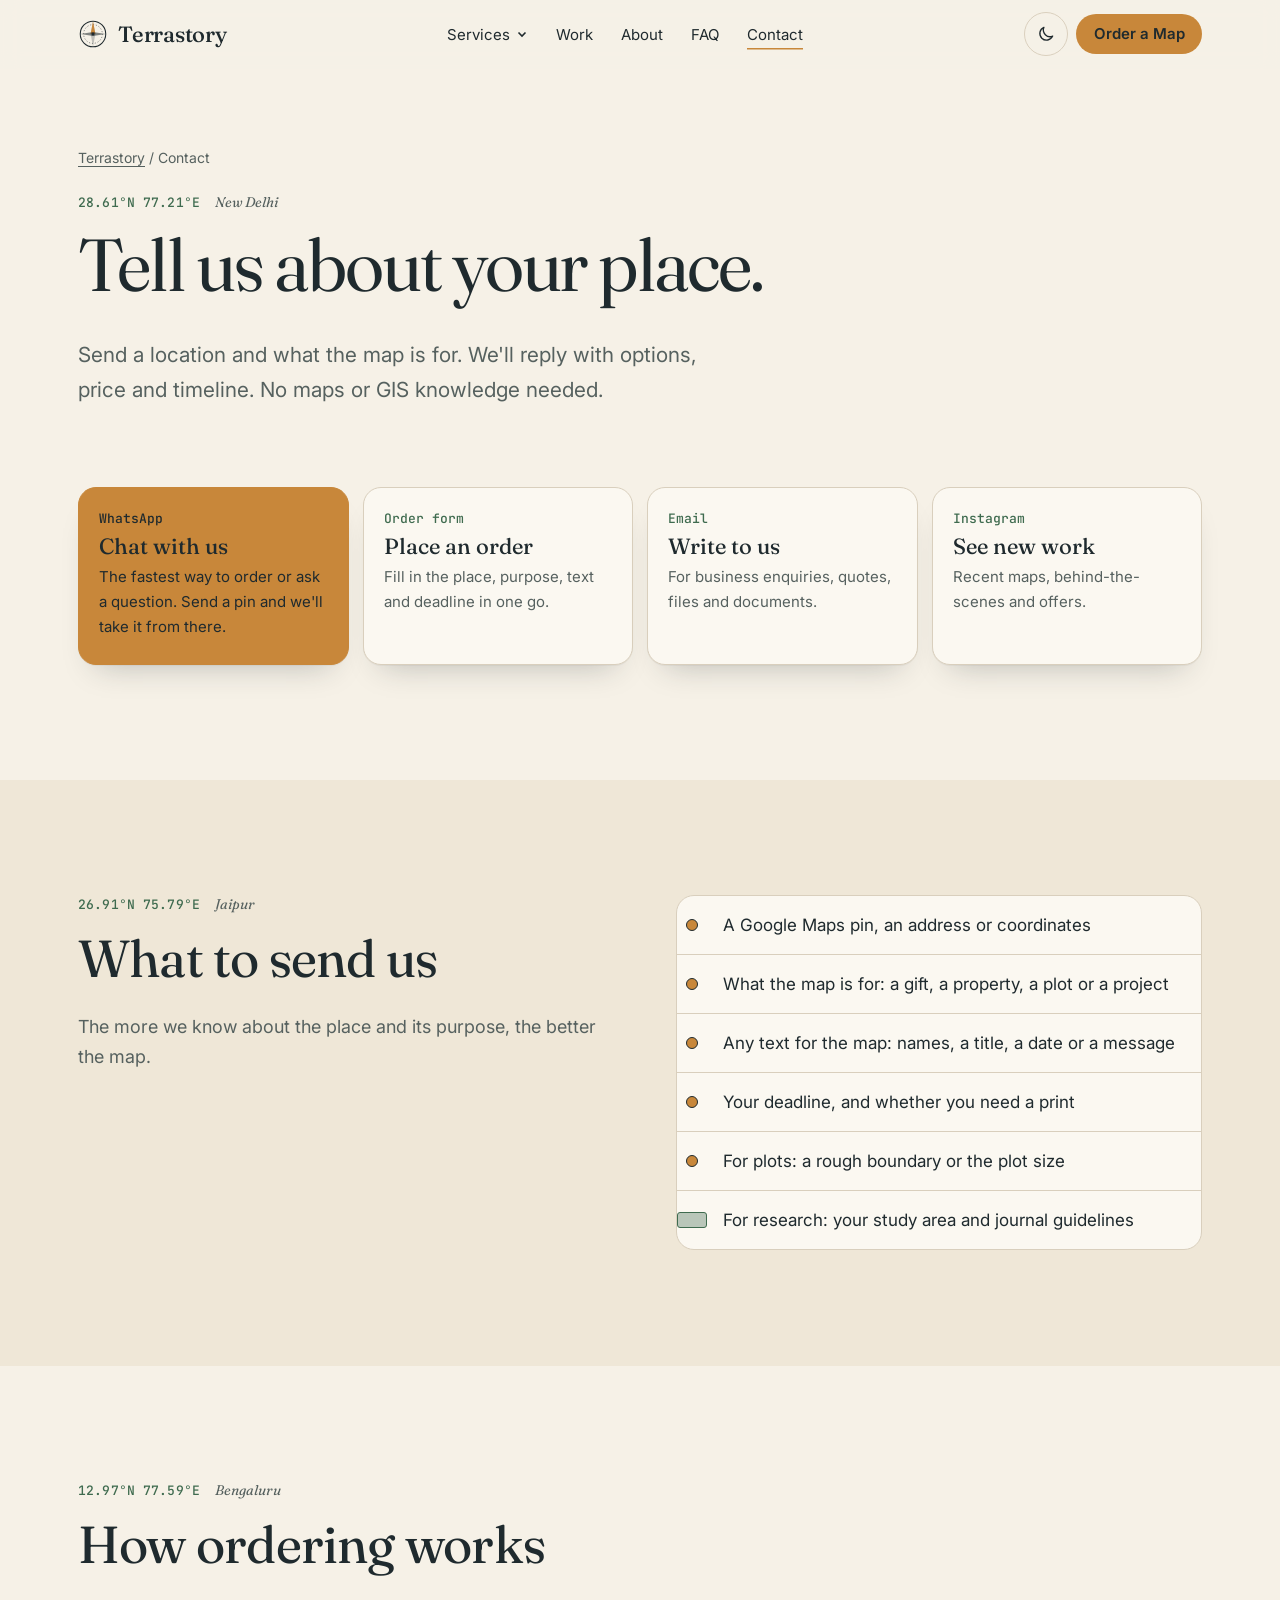
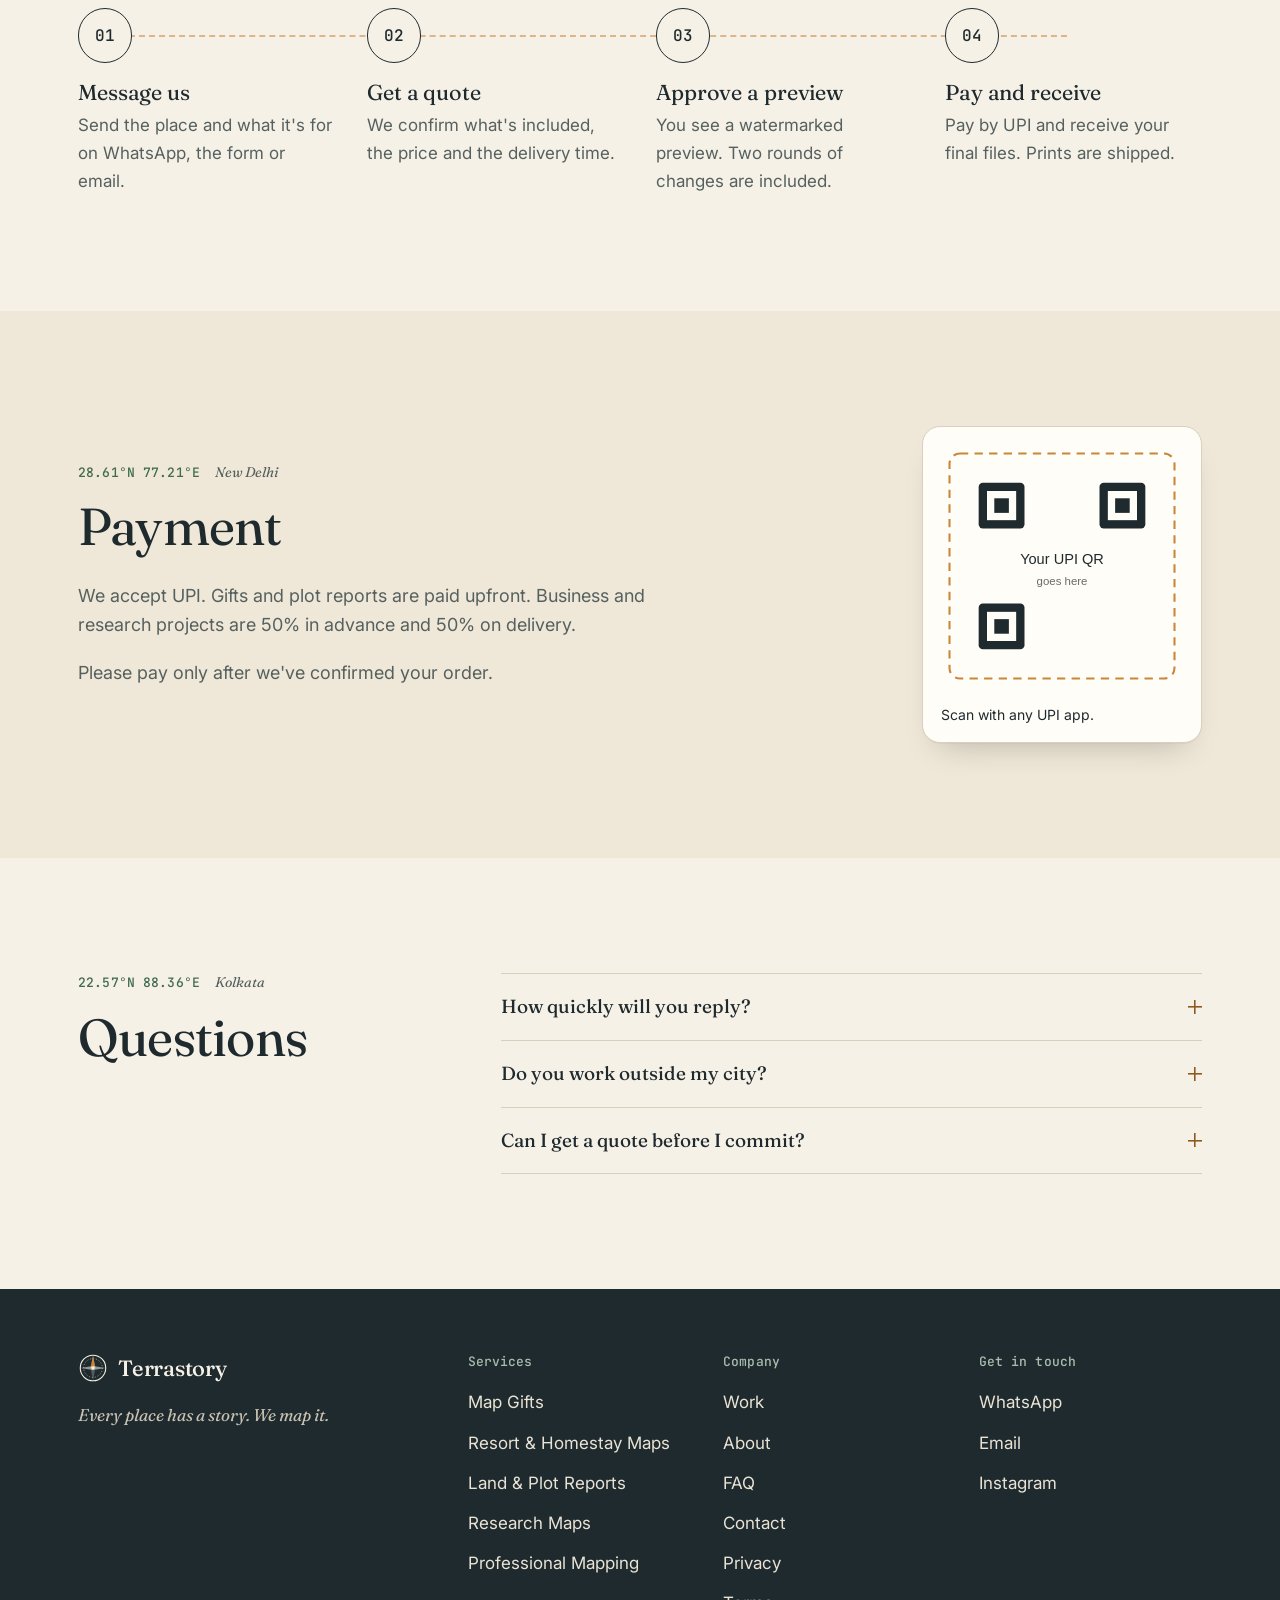
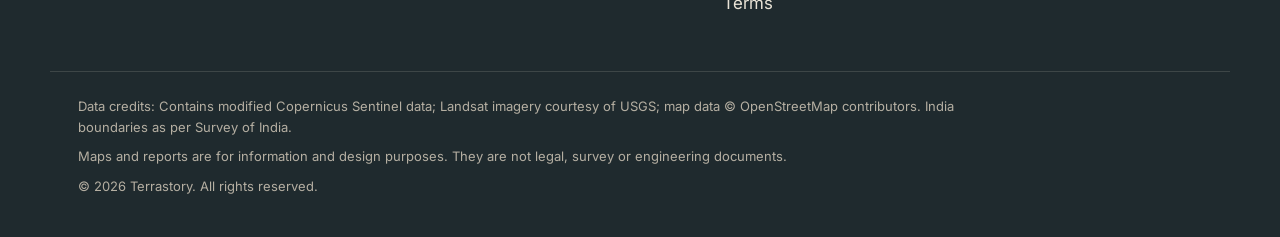
<file: contact.html>
<!doctype html>
<html lang="en-IN">
<head>
  <meta charset="utf-8">
  <meta name="viewport" content="width=device-width, initial-scale=1">
  <title>Contact Terrastory | Order a Custom Map</title>
  <meta name="description" content="Contact Terrastory on WhatsApp, email or our order form. Send a location and what it's for, and get a quote for your custom map.">
  <link rel="canonical" href="https://kavyaagrawal-02.github.io/terrastory/contact.html">
  <meta name="theme-color" content="#F6F1E7" media="(prefers-color-scheme: light)">
  <meta name="theme-color" content="#14202B" media="(prefers-color-scheme: dark)">
  <link rel="icon" href="favicon.svg" type="image/svg+xml">
  <link rel="apple-touch-icon" href="images/apple-touch-icon.png">
  <meta property="og:type" content="website">
  <meta property="og:site_name" content="Terrastory">
  <meta property="og:title" content="Contact Terrastory | Order a Custom Map">
  <meta property="og:description" content="Contact Terrastory on WhatsApp, email or our order form. Send a location and what it's for, and get a quote for your custom map.">
  <meta property="og:url" content="https://kavyaagrawal-02.github.io/terrastory/contact.html">
  <meta property="og:image" content="https://kavyaagrawal-02.github.io/terrastory/images/og-image.jpg">
  <meta property="og:locale" content="en_IN">
  <meta name="twitter:card" content="summary_large_image">
  <link rel="preconnect" href="https://fonts.googleapis.com">
  <link rel="preconnect" href="https://fonts.gstatic.com" crossorigin>
  <link rel="stylesheet" href="https://fonts.googleapis.com/css2?family=Fraunces:ital,opsz,wght@0,9..144,300..650;1,9..144,300..500&family=Inter:wght@400;500;600&family=JetBrains+Mono:wght@400;500&display=swap">
  <link rel="stylesheet" href="style.css">
  <script>try { var t = localStorage.getItem('ts-theme'); if (t) document.documentElement.dataset.theme = t; } catch (e) {}</script>
  <script type="application/ld+json">
  {
   "@context": "https://schema.org",
   "@type": "FAQPage",
   "mainEntity": [
    {
     "@type": "Question",
     "name": "How quickly will you reply?",
     "acceptedAnswer": {
      "@type": "Answer",
      "text": "We aim to reply within one working day. WhatsApp is the fastest way to reach us."
     }
    },
    {
     "@type": "Question",
     "name": "Do you work outside my city?",
     "acceptedAnswer": {
      "@type": "Answer",
      "text": "Yes. We work digitally with clients across India, and ship prints anywhere in India."
     }
    },
    {
     "@type": "Question",
     "name": "Can I get a quote before I commit?",
     "acceptedAnswer": {
      "@type": "Answer",
      "text": "Yes. Send your place and what it's for, and we'll confirm the price and timeline before any work starts."
     }
    }
   ]
  }
  </script>
</head>
<body>
  <a class="skip-link" href="#main">Skip to content</a>
  <!-- Reusable symbols -->
  <svg width="0" height="0" class="visually-hidden" aria-hidden="true" focusable="false">
    <symbol id="compass" viewBox="0 0 40 40">
      <circle cx="20" cy="20" r="17" fill="none" stroke="currentColor" stroke-width="1.4"/>
      <circle cx="20" cy="20" r="12.5" fill="none" stroke="currentColor" stroke-width=".7" stroke-dasharray="1.5 2.4"/>
      <path d="M20 3 L23.2 20 L20 37 L16.8 20 Z" fill="currentColor" opacity=".25"/>
      <path d="M20 3 L23.2 20 L16.8 20 Z" fill="var(--ochre)"/>
      <path d="M3 20 L20 17.4 L37 20 L20 22.6 Z" fill="currentColor" opacity=".55"/>
      <circle cx="20" cy="20" r="2" fill="currentColor"/>
    </symbol>
    <symbol id="scalebar" viewBox="0 0 220 26">
      <g fill="none" stroke="currentColor" stroke-width="1">
        <rect x="10.5" y="8.5" width="200" height="6"/>
      </g>
      <g fill="currentColor">
        <rect x="10.5" y="8.5" width="25" height="6"/><rect x="60.5" y="8.5" width="25" height="6"/>
        <rect x="110.5" y="8.5" width="50" height="6"/>
      </g>
      <g font-family="JetBrains Mono, monospace" font-size="7" fill="currentColor" text-anchor="middle">
        <text x="10.5" y="24">0</text><text x="60.5" y="24">1</text><text x="110.5" y="24">2</text><text x="210.5" y="24">4 km</text>
      </g>
    </symbol>
  </svg>

  <header class="site-header" id="top">
    <div class="wrap header-inner">
      <a class="brand" href="index.html" aria-label="Terrastory home">
        <svg class="brand-mark" aria-hidden="true"><use href="#compass"/></svg>
        <span class="brand-name">Terrastory</span>
      </a>
      <nav class="site-nav" id="site-nav" aria-label="Main">
        <ul>
          <li class="has-sub">
            <button class="sub-toggle" type="button" aria-expanded="false" aria-controls="services-menu">Services<svg viewBox="0 0 12 12" aria-hidden="true"><path d="M2.5 4.5 6 8l3.5-3.5"/></svg></button>
            <ul class="submenu" id="services-menu">
              <li><a href="gifts.html"><span class="sub-title">Map Gifts</span><span class="sub-text">Hometown, village and memory maps</span></a></li>
              <li><a href="resorts.html"><span class="sub-title">Resort &amp; Homestay Maps</span><span class="sub-text">Around Us, trail and welcome maps</span></a></li>
              <li><a href="land.html"><span class="sub-title">Land &amp; Plot Reports</span><span class="sub-text">How an area changed since 2000</span></a></li>
              <li><a href="research.html"><span class="sub-title">Research Maps</span><span class="sub-text">Study area, LULC, NDVI, change</span></a></li>
              <li><a href="professionals.html"><span class="sub-title">Professional Mapping</span><span class="sub-text">EIA, real estate, site analysis</span></a></li>
            </ul>
          </li>
          <li><a href="index.html#work">Work</a></li>
          <li><a href="index.html#about">About</a></li>
          <li><a href="index.html#faq">FAQ</a></li>
          <li><a href="contact.html" aria-current="page">Contact</a></li>
          <li class="nav-order"><a class="btn btn-primary" data-form href="contact.html">Order a Map</a></li>
        </ul>
      </nav>
      <div class="header-actions">
        <button class="theme-toggle" type="button" aria-label="Switch to night map" title="Night map">
          <svg viewBox="0 0 24 24" aria-hidden="true"><path class="sun" d="M12 4V2m0 20v-2m8-8h2M2 12h2m13.7-5.7 1.4-1.4M4.9 19.1l1.4-1.4m0-11.4L4.9 4.9m14.2 14.2-1.4-1.4M12 17a5 5 0 1 0 0-10 5 5 0 0 0 0 10z"/><path class="moon" d="M20 14.5A8 8 0 0 1 9.5 4a8 8 0 1 0 10.5 10.5z"/></svg>
        </button>
        <a class="btn btn-primary btn-sm header-cta" data-form href="contact.html">Order a Map</a>
        <button class="menu-toggle" type="button" aria-expanded="false" aria-controls="site-nav" aria-label="Open menu">
          <span></span><span></span>
        </button>
      </div>
    </div>
  </header>

  <main id="main">
    <section class="page-hero page-hero-compact" aria-labelledby="page-title">
      <div class="wrap">
        <p class="crumb"><a href="index.html">Terrastory</a> <span aria-hidden="true">/</span> Contact</p>
        <p class="coord">28.61°N 77.21°E <span>New Delhi</span></p>
        <h1 id="page-title">Tell us about your place.</h1>
        <p class="hero-sub">Send a location and what the map is for. We'll reply with options, price and timeline. No maps or GIS knowledge needed.</p>
      </div>
    </section>

    <section class="section section-flush">
      <div class="wrap">
        <ul class="channels" role="list">
          <li><a class="channel channel-main" data-wa="Hi Terrastory! I&#x27;d like a map.&#10;Place (Google Maps pin or address): &#10;What it&#x27;s for: &#10;Needed by: " href="contact.html">
            <span class="channel-label">WhatsApp</span>
            <span class="channel-title">Chat with us</span>
            <span class="channel-text">The fastest way to order or ask a question. Send a pin and we'll take it from there.</span>
          </a></li>
          <li><a class="channel" data-form href="contact.html">
            <span class="channel-label">Order form</span>
            <span class="channel-title">Place an order</span>
            <span class="channel-text">Fill in the place, purpose, text and deadline in one go.</span>
          </a></li>
          <li><a class="channel" data-email href="contact.html">
            <span class="channel-label">Email</span>
            <span class="channel-title">Write to us</span>
            <span class="channel-text">For business enquiries, quotes, files and documents.</span>
          </a></li>
          <li><a class="channel" data-instagram href="contact.html" rel="noopener">
            <span class="channel-label">Instagram</span>
            <span class="channel-title">See new work</span>
            <span class="channel-text">Recent maps, behind-the-scenes and offers.</span>
          </a></li>
        </ul>
      </div>
    </section>
    <section class="section section-tint">
      <div class="wrap pro-grid">
        <div>
          <p class="coord">26.91°N 75.79°E <span>Jaipur</span></p>
          <h2>What to send us</h2>
          <p class="lede">The more we know about the place and its purpose, the better the map.</p>
        </div>
        <ul class="legend-list" role="list">
          <li><span class="key key-point" aria-hidden="true"></span>A Google Maps pin, an address or coordinates</li>
          <li><span class="key key-point" aria-hidden="true"></span>What the map is for: a gift, a property, a plot or a project</li>
          <li><span class="key key-point" aria-hidden="true"></span>Any text for the map: names, a title, a date or a message</li>
          <li><span class="key key-point" aria-hidden="true"></span>Your deadline, and whether you need a print</li>
          <li><span class="key key-point" aria-hidden="true"></span>For plots: a rough boundary or the plot size</li>
          <li><span class="key key-area" aria-hidden="true"></span>For research: your study area and journal guidelines</li>
        </ul>
      </div>
    </section>
    <section class="section">
      <div class="wrap">
        <p class="coord">12.97°N 77.59°E <span>Bengaluru</span></p>
        <h2>How ordering works</h2>
        <ol class="steps">
          <li class="step">
            <span class="step-num" aria-hidden="true">01</span>
            <h3>Message us</h3>
            <p>Send the place and what it's for on WhatsApp, the form or email.</p>
          </li>
          <li class="step">
            <span class="step-num" aria-hidden="true">02</span>
            <h3>Get a quote</h3>
            <p>We confirm what's included, the price and the delivery time.</p>
          </li>
          <li class="step">
            <span class="step-num" aria-hidden="true">03</span>
            <h3>Approve a preview</h3>
            <p>You see a watermarked preview. Two rounds of changes are included.</p>
          </li>
          <li class="step">
            <span class="step-num" aria-hidden="true">04</span>
            <h3>Pay and receive</h3>
            <p>Pay by UPI and receive your final files. Prints are shipped.</p>
          </li>
        </ol>
      </div>
    </section>
    <section class="section section-tint">
      <div class="wrap cta-inner">
        <div>
          <p class="coord">28.61°N 77.21°E <span>New Delhi</span></p>
          <h2>Payment</h2>
          <p class="lede">We accept UPI. Gifts and plot reports are paid upfront. Business and research projects are 50% in advance and 50% on delivery.</p>
          <p class="lede">Please pay only after we've confirmed your order.</p>
        </div>
        <figure class="upi-card">
          <img data-upi src="images/upi-qr.svg" width="240" height="240" alt="UPI QR code for paying Terrastory">
          <figcaption>Scan with any UPI app.</figcaption>
        </figure>
      </div>
    </section>
    <section class="section" id="faq">
      <div class="wrap faq-grid">
        <div>
          <p class="coord">22.57°N 88.36°E <span>Kolkata</span></p>
          <h2>Questions</h2>
        </div>
        <div class="faq-list">
          <details>
            <summary>How quickly will you reply?</summary>
            <p>We aim to reply within one working day. WhatsApp is the fastest way to reach us.</p>
          </details>
          <details>
            <summary>Do you work outside my city?</summary>
            <p>Yes. We work digitally with clients across India, and ship prints anywhere in India.</p>
          </details>
          <details>
            <summary>Can I get a quote before I commit?</summary>
            <p>Yes. Send your place and what it's for, and we'll confirm the price and timeline before any work starts.</p>
          </details>
        </div>
      </div>
    </section>

  </main>

  <footer class="site-footer">
    <div class="wrap footer-grid">
      <div class="footer-brand">
        <a class="brand" href="index.html">
          <svg class="brand-mark" aria-hidden="true"><use href="#compass"/></svg>
          <span class="brand-name">Terrastory</span>
        </a>
        <p>Every place has a story. We map it.</p>
      </div>
      <nav aria-label="Services">
        <h2 class="footer-h">Services</h2>
        <ul>
          <li><a href="gifts.html">Map Gifts</a></li>
          <li><a href="resorts.html">Resort &amp; Homestay Maps</a></li>
          <li><a href="land.html">Land &amp; Plot Reports</a></li>
          <li><a href="research.html">Research Maps</a></li>
          <li><a href="professionals.html">Professional Mapping</a></li>
        </ul>
      </nav>
      <nav aria-label="Company">
        <h2 class="footer-h">Company</h2>
        <ul>
          <li><a href="index.html#work">Work</a></li>
          <li><a href="index.html#about">About</a></li>
          <li><a href="index.html#faq">FAQ</a></li>
          <li><a href="contact.html">Contact</a></li>
          <li><a href="privacy.html">Privacy</a></li>
          <li><a href="terms.html">Terms</a></li>
        </ul>
      </nav>
      <div>
        <h2 class="footer-h">Get in touch</h2>
        <ul>
          <li><a data-wa="Hi Terrastory!" href="contact.html">WhatsApp</a></li>
          <li><a data-email href="contact.html">Email</a></li>
          <li><a data-instagram href="contact.html" rel="noopener">Instagram</a></li>
        </ul>
      </div>
    </div>
    <div class="wrap footer-fine">
      <p>Data credits: Contains modified Copernicus Sentinel data; Landsat imagery courtesy of USGS; map data © OpenStreetMap contributors. India boundaries as per Survey of India.</p>
      <p>Maps and reports are for information and design purposes. They are not legal, survey or engineering documents.</p>
      <p>© 2026 Terrastory. All rights reserved.</p>
    </div>
  </footer>

  <script src="script.js" defer></script>
</body>
</html>
</file>
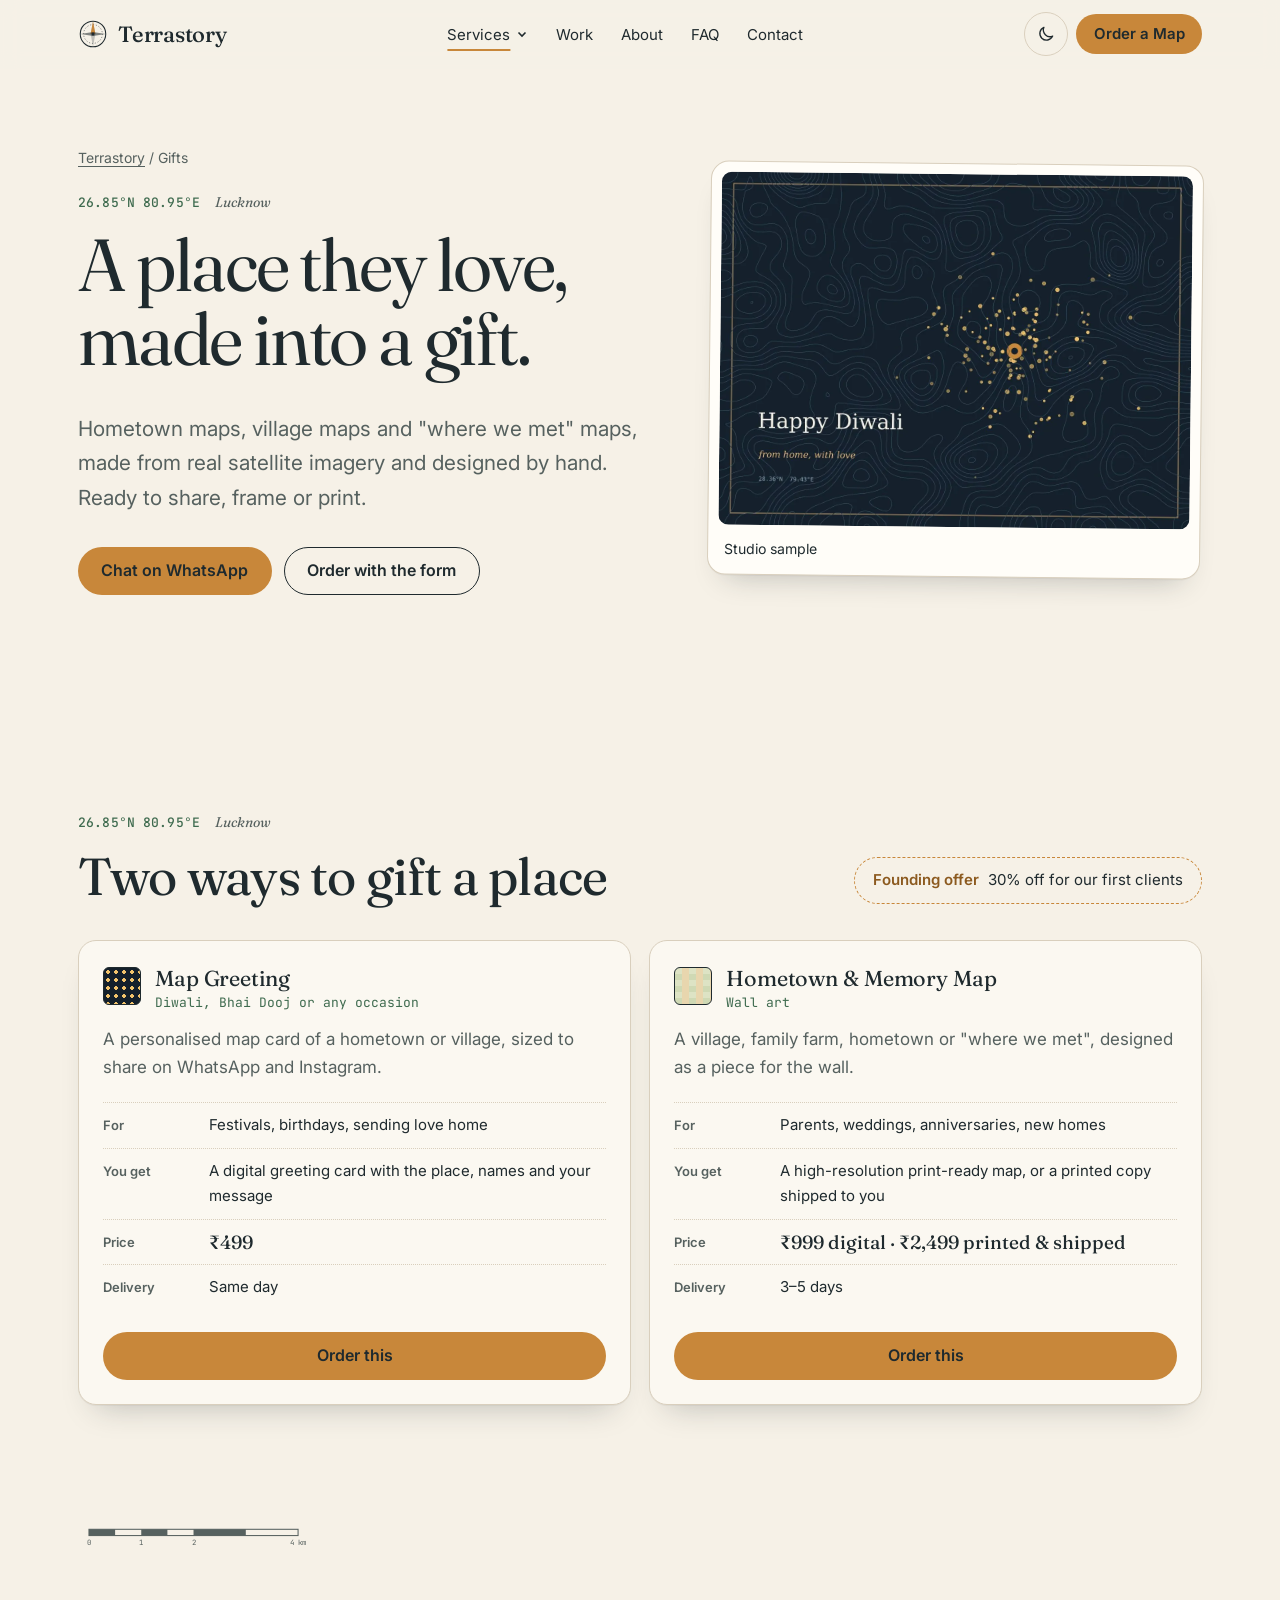
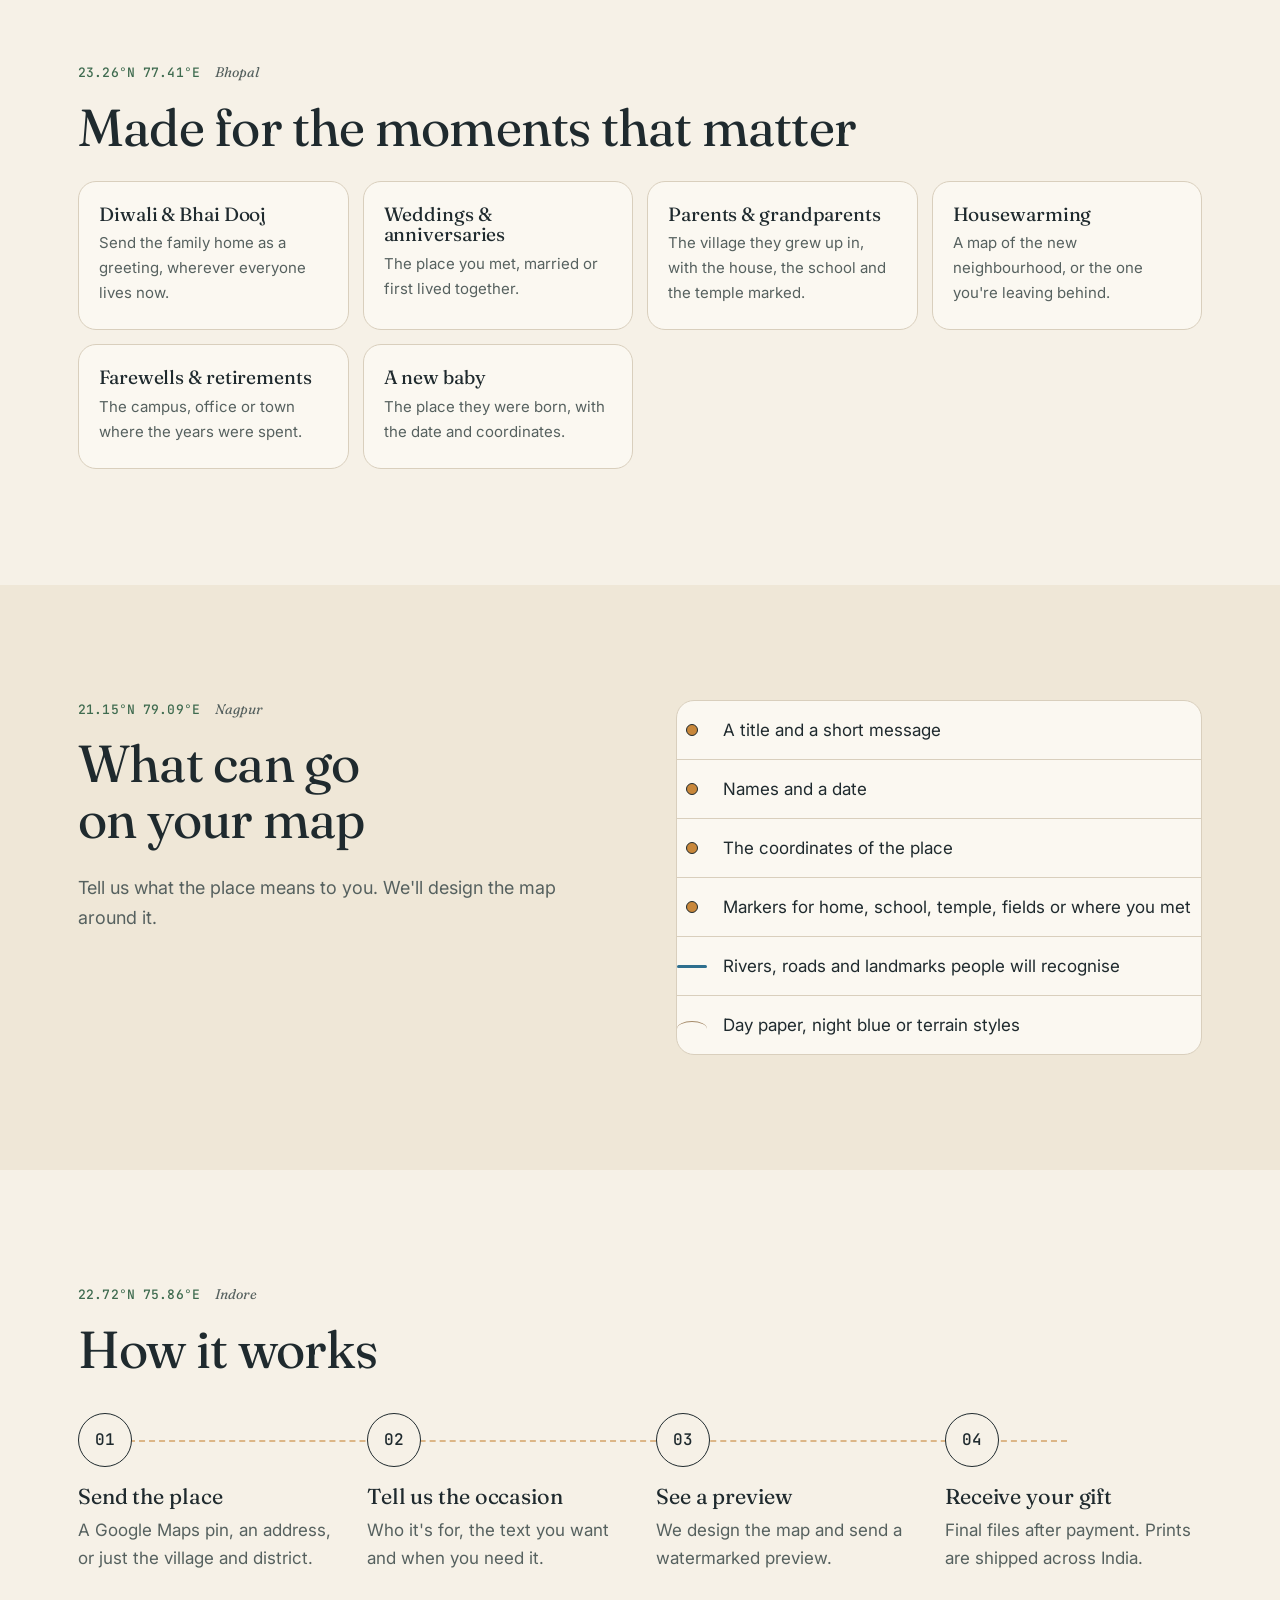
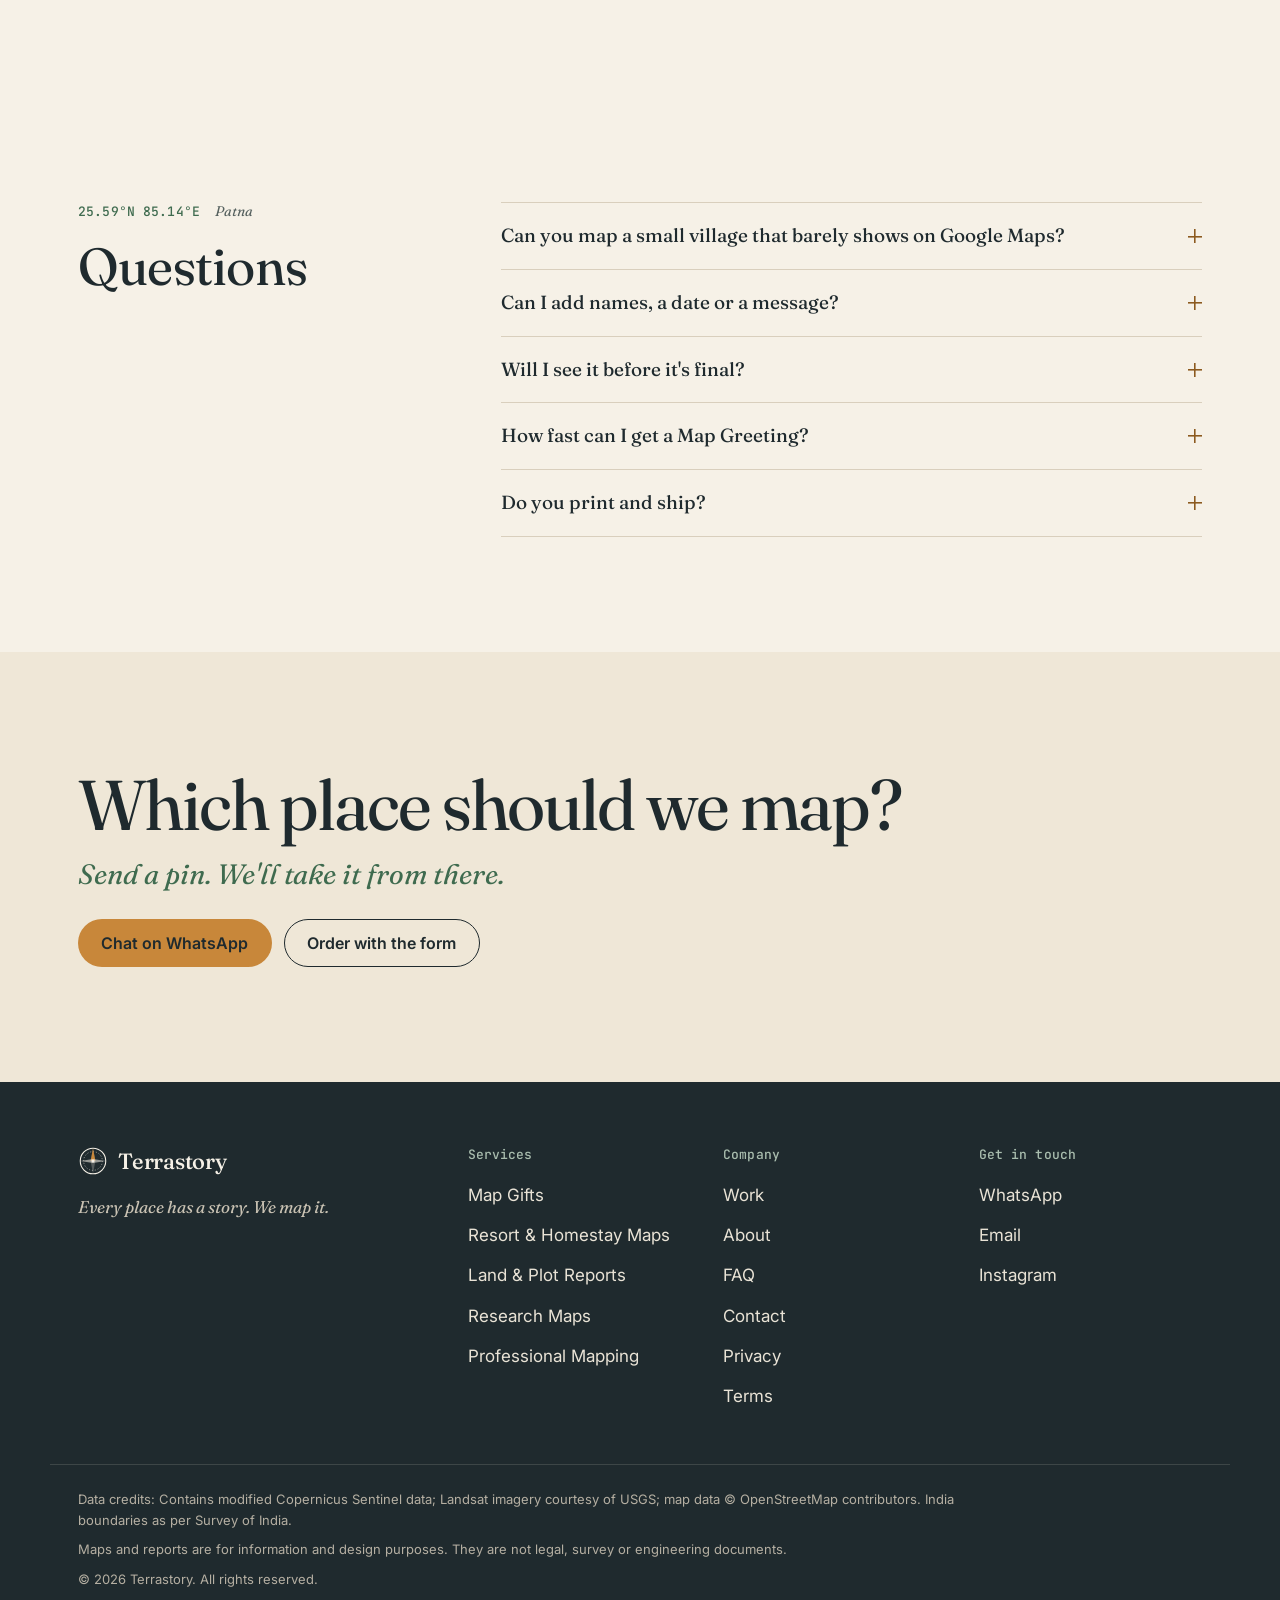
<file: gifts.html>
<!doctype html>
<html lang="en-IN">
<head>
  <meta charset="utf-8">
  <meta name="viewport" content="width=device-width, initial-scale=1">
  <title>Custom Map Gifts: Hometown, Village & Where-We-Met Maps | Terrastory</title>
  <meta name="description" content="Personalised hometown, village and where-we-met map gifts made from real satellite imagery. Map Greetings from ₹499, wall art from ₹999. Delivered across India.">
  <link rel="canonical" href="https://kavyaagrawal-02.github.io/terrastory/gifts.html">
  <meta name="theme-color" content="#F6F1E7" media="(prefers-color-scheme: light)">
  <meta name="theme-color" content="#14202B" media="(prefers-color-scheme: dark)">
  <link rel="icon" href="favicon.svg" type="image/svg+xml">
  <link rel="apple-touch-icon" href="images/apple-touch-icon.png">
  <meta property="og:type" content="website">
  <meta property="og:site_name" content="Terrastory">
  <meta property="og:title" content="Custom Map Gifts: Hometown, Village & Where-We-Met Maps | Terrastory">
  <meta property="og:description" content="Personalised hometown, village and where-we-met map gifts made from real satellite imagery. Map Greetings from ₹499, wall art from ₹999. Delivered across India.">
  <meta property="og:url" content="https://kavyaagrawal-02.github.io/terrastory/gifts.html">
  <meta property="og:image" content="https://kavyaagrawal-02.github.io/terrastory/images/og-image.jpg">
  <meta property="og:locale" content="en_IN">
  <meta name="twitter:card" content="summary_large_image">
  <link rel="preconnect" href="https://fonts.googleapis.com">
  <link rel="preconnect" href="https://fonts.gstatic.com" crossorigin>
  <link rel="stylesheet" href="https://fonts.googleapis.com/css2?family=Fraunces:ital,opsz,wght@0,9..144,300..650;1,9..144,300..500&family=Inter:wght@400;500;600&family=JetBrains+Mono:wght@400;500&display=swap">
  <link rel="stylesheet" href="style.css">
  <script>try { var t = localStorage.getItem('ts-theme'); if (t) document.documentElement.dataset.theme = t; } catch (e) {}</script>
  <script type="application/ld+json">
  {
   "@context": "https://schema.org",
   "@type": "Service",
   "name": "Custom map gifts",
   "description": "Personalised hometown, village and memory maps made from satellite imagery.",
   "provider": {
    "@type": "ProfessionalService",
    "name": "Terrastory",
    "url": "https://kavyaagrawal-02.github.io/terrastory/"
   },
   "areaServed": {
    "@type": "Country",
    "name": "India"
   },
   "offers": {
    "@type": "Offer",
    "price": "499",
    "priceCurrency": "INR"
   }
  }
  </script>
  <script type="application/ld+json">
  {
   "@context": "https://schema.org",
   "@type": "FAQPage",
   "mainEntity": [
    {
     "@type": "Question",
     "name": "Can you map a small village that barely shows on Google Maps?",
     "acceptedAnswer": {
      "@type": "Answer",
      "text": "Yes. We work from satellite imagery, so even small villages, farms and lanes can be mapped. Send a Google Maps pin and tell us what matters there."
     }
    },
    {
     "@type": "Question",
     "name": "Can I add names, a date or a message?",
     "acceptedAnswer": {
      "@type": "Answer",
      "text": "Yes. Most gifts carry a title, a short message, a date and the coordinates of the place. Tell us the exact text when you order."
     }
    },
    {
     "@type": "Question",
     "name": "Will I see it before it's final?",
     "acceptedAnswer": {
      "@type": "Answer",
      "text": "Yes. You get a watermarked preview first, and two rounds of changes are included."
     }
    },
    {
     "@type": "Question",
     "name": "How fast can I get a Map Greeting?",
     "acceptedAnswer": {
      "@type": "Answer",
      "text": "Usually the same day, if we have your details and payment by the afternoon. Festival weeks are busy, so order early."
     }
    },
    {
     "@type": "Question",
     "name": "Do you print and ship?",
     "acceptedAnswer": {
      "@type": "Answer",
      "text": "Yes, Hometown & Memory Maps can be printed and shipped across India. The print size is confirmed when you order."
     }
    }
   ]
  }
  </script>
</head>
<body>
  <a class="skip-link" href="#main">Skip to content</a>
  <!-- Reusable symbols -->
  <svg width="0" height="0" class="visually-hidden" aria-hidden="true" focusable="false">
    <symbol id="compass" viewBox="0 0 40 40">
      <circle cx="20" cy="20" r="17" fill="none" stroke="currentColor" stroke-width="1.4"/>
      <circle cx="20" cy="20" r="12.5" fill="none" stroke="currentColor" stroke-width=".7" stroke-dasharray="1.5 2.4"/>
      <path d="M20 3 L23.2 20 L20 37 L16.8 20 Z" fill="currentColor" opacity=".25"/>
      <path d="M20 3 L23.2 20 L16.8 20 Z" fill="var(--ochre)"/>
      <path d="M3 20 L20 17.4 L37 20 L20 22.6 Z" fill="currentColor" opacity=".55"/>
      <circle cx="20" cy="20" r="2" fill="currentColor"/>
    </symbol>
    <symbol id="scalebar" viewBox="0 0 220 26">
      <g fill="none" stroke="currentColor" stroke-width="1">
        <rect x="10.5" y="8.5" width="200" height="6"/>
      </g>
      <g fill="currentColor">
        <rect x="10.5" y="8.5" width="25" height="6"/><rect x="60.5" y="8.5" width="25" height="6"/>
        <rect x="110.5" y="8.5" width="50" height="6"/>
      </g>
      <g font-family="JetBrains Mono, monospace" font-size="7" fill="currentColor" text-anchor="middle">
        <text x="10.5" y="24">0</text><text x="60.5" y="24">1</text><text x="110.5" y="24">2</text><text x="210.5" y="24">4 km</text>
      </g>
    </symbol>
  </svg>

  <header class="site-header" id="top">
    <div class="wrap header-inner">
      <a class="brand" href="index.html" aria-label="Terrastory home">
        <svg class="brand-mark" aria-hidden="true"><use href="#compass"/></svg>
        <span class="brand-name">Terrastory</span>
      </a>
      <nav class="site-nav" id="site-nav" aria-label="Main">
        <ul>
          <li class="has-sub is-current">
            <button class="sub-toggle" type="button" aria-expanded="false" aria-controls="services-menu">Services<svg viewBox="0 0 12 12" aria-hidden="true"><path d="M2.5 4.5 6 8l3.5-3.5"/></svg></button>
            <ul class="submenu" id="services-menu">
              <li><a href="gifts.html" aria-current="page"><span class="sub-title">Map Gifts</span><span class="sub-text">Hometown, village and memory maps</span></a></li>
              <li><a href="resorts.html"><span class="sub-title">Resort &amp; Homestay Maps</span><span class="sub-text">Around Us, trail and welcome maps</span></a></li>
              <li><a href="land.html"><span class="sub-title">Land &amp; Plot Reports</span><span class="sub-text">How an area changed since 2000</span></a></li>
              <li><a href="research.html"><span class="sub-title">Research Maps</span><span class="sub-text">Study area, LULC, NDVI, change</span></a></li>
              <li><a href="professionals.html"><span class="sub-title">Professional Mapping</span><span class="sub-text">EIA, real estate, site analysis</span></a></li>
            </ul>
          </li>
          <li><a href="index.html#work">Work</a></li>
          <li><a href="index.html#about">About</a></li>
          <li><a href="index.html#faq">FAQ</a></li>
          <li><a href="contact.html">Contact</a></li>
          <li class="nav-order"><a class="btn btn-primary" data-form href="contact.html">Order a Map</a></li>
        </ul>
      </nav>
      <div class="header-actions">
        <button class="theme-toggle" type="button" aria-label="Switch to night map" title="Night map">
          <svg viewBox="0 0 24 24" aria-hidden="true"><path class="sun" d="M12 4V2m0 20v-2m8-8h2M2 12h2m13.7-5.7 1.4-1.4M4.9 19.1l1.4-1.4m0-11.4L4.9 4.9m14.2 14.2-1.4-1.4M12 17a5 5 0 1 0 0-10 5 5 0 0 0 0 10z"/><path class="moon" d="M20 14.5A8 8 0 0 1 9.5 4a8 8 0 1 0 10.5 10.5z"/></svg>
        </button>
        <a class="btn btn-primary btn-sm header-cta" data-form href="contact.html">Order a Map</a>
        <button class="menu-toggle" type="button" aria-expanded="false" aria-controls="site-nav" aria-label="Open menu">
          <span></span><span></span>
        </button>
      </div>
    </div>
  </header>

  <main id="main">
    <section class="page-hero" aria-labelledby="page-title">
      <div class="wrap page-hero-grid">
        <div>
          <p class="crumb"><a href="index.html">Terrastory</a> <span aria-hidden="true">/</span> Gifts</p>
          <p class="coord">26.85°N 80.95°E <span>Lucknow</span></p>
          <h1 id="page-title">A place they love, made into a gift.</h1>
          <p class="hero-sub">Hometown maps, village maps and "where we met" maps, made from real satellite imagery and designed by hand. Ready to share, frame or print.</p>
          <div class="btn-row">
            <a class="btn btn-primary" data-wa="Hi Terrastory! I&#x27;d like a map gift.&#10;Place (Google Maps pin or address): &#10;Occasion: &#10;Needed by: " href="contact.html">Chat on WhatsApp</a>
            <a class="btn btn-ghost" data-form href="contact.html">Order with the form</a>
          </div>
        </div>
        <figure class="print print-tilt-r page-hero-print">
          <img src="images/work-5.webp" width="1200" height="900" alt="Sample Diwali map greeting: a hometown glowing on a night-blue map with the words Happy Diwali, from home, with love.">
          <figcaption>Studio sample</figcaption>
        </figure>
      </div>
    </section>
    <section class="section">
      <div class="wrap">
        <div class="section-head">
          <div>
            <p class="coord">26.85°N 80.95°E <span>Lucknow</span></p>
            <h2>Two ways to gift a place</h2>
          </div>
          <p class="offer-badge"><strong>Founding offer</strong> 30% off for our first clients</p>
        </div>
        <div class="products products-2">
          <article class="product" id="map-greeting">
            <header class="product-head">
              <span class="swatch swatch-greeting" aria-hidden="true"></span>
              <div>
                <h3>Map Greeting</h3>
                <p class="product-occasion">Diwali, Bhai Dooj or any occasion</p>
              </div>
            </header>
            <p class="product-desc">A personalised map card of a hometown or village, sized to share on WhatsApp and Instagram.</p>
            <dl class="product-meta">
              <div><dt>For</dt><dd>Festivals, birthdays, sending love home</dd></div>
              <div><dt>You get</dt><dd>A digital greeting card with the place, names and your message</dd></div>
              <div><dt>Price</dt><dd class="price">₹499</dd></div>
              <div><dt>Delivery</dt><dd>Same day</dd></div>
            </dl>
            <a class="btn btn-primary btn-block" data-wa="Hi Terrastory! I&#x27;d like a Map Greeting.&#10;Place (village/town or Google Maps pin): &#10;Occasion: &#10;Names / message on the card: " href="contact.html">Order this</a>
          </article>
          <article class="product" id="hometown">
            <header class="product-head">
              <span class="swatch swatch-hometown" aria-hidden="true"></span>
              <div>
                <h3>Hometown &amp; Memory Map</h3>
                <p class="product-occasion">Wall art</p>
              </div>
            </header>
            <p class="product-desc">A village, family farm, hometown or "where we met", designed as a piece for the wall.</p>
            <dl class="product-meta">
              <div><dt>For</dt><dd>Parents, weddings, anniversaries, new homes</dd></div>
              <div><dt>You get</dt><dd>A high-resolution print-ready map, or a printed copy shipped to you</dd></div>
              <div><dt>Price</dt><dd class="price">₹999 digital · ₹2,499 printed &amp; shipped</dd></div>
              <div><dt>Delivery</dt><dd>3–5 days</dd></div>
            </dl>
            <a class="btn btn-primary btn-block" data-wa="Hi Terrastory! I&#x27;d like a Hometown &amp; Memory Map.&#10;Place (Google Maps pin or address): &#10;Digital or printed: &#10;Text on the map: &#10;Needed by: " href="contact.html">Order this</a>
          </article>
        </div>
      </div>
    </section>
    <div class="divider wrap" aria-hidden="true"><svg><use href="#scalebar"/></svg></div>
    <section class="section">
      <div class="wrap">
        <p class="coord">23.26°N 77.41°E <span>Bhopal</span></p>
        <h2>Made for the moments that matter</h2>
        <ul class="tiles" role="list">
          <li class="tile"><h3>Diwali &amp; Bhai Dooj</h3><p>Send the family home as a greeting, wherever everyone lives now.</p></li>
          <li class="tile"><h3>Weddings &amp; anniversaries</h3><p>The place you met, married or first lived together.</p></li>
          <li class="tile"><h3>Parents &amp; grandparents</h3><p>The village they grew up in, with the house, the school and the temple marked.</p></li>
          <li class="tile"><h3>Housewarming</h3><p>A map of the new neighbourhood, or the one you're leaving behind.</p></li>
          <li class="tile"><h3>Farewells &amp; retirements</h3><p>The campus, office or town where the years were spent.</p></li>
          <li class="tile"><h3>A new baby</h3><p>The place they were born, with the date and coordinates.</p></li>
        </ul>
      </div>
    </section>
    <section class="section section-tint">
      <div class="wrap pro-grid">
        <div>
          <p class="coord">21.15°N 79.09°E <span>Nagpur</span></p>
          <h2>What can go on your map</h2>
          <p class="lede">Tell us what the place means to you. We'll design the map around it.</p>
        </div>
        <ul class="legend-list" role="list">
          <li><span class="key key-point" aria-hidden="true"></span>A title and a short message</li>
          <li><span class="key key-point" aria-hidden="true"></span>Names and a date</li>
          <li><span class="key key-point" aria-hidden="true"></span>The coordinates of the place</li>
          <li><span class="key key-point" aria-hidden="true"></span>Markers for home, school, temple, fields or where you met</li>
          <li><span class="key key-line" aria-hidden="true"></span>Rivers, roads and landmarks people will recognise</li>
          <li><span class="key key-contour" aria-hidden="true"></span>Day paper, night blue or terrain styles</li>
        </ul>
      </div>
    </section>
    <section class="section">
      <div class="wrap">
        <p class="coord">22.72°N 75.86°E <span>Indore</span></p>
        <h2>How it works</h2>
        <ol class="steps">
          <li class="step">
            <span class="step-num" aria-hidden="true">01</span>
            <h3>Send the place</h3>
            <p>A Google Maps pin, an address, or just the village and district.</p>
          </li>
          <li class="step">
            <span class="step-num" aria-hidden="true">02</span>
            <h3>Tell us the occasion</h3>
            <p>Who it's for, the text you want and when you need it.</p>
          </li>
          <li class="step">
            <span class="step-num" aria-hidden="true">03</span>
            <h3>See a preview</h3>
            <p>We design the map and send a watermarked preview.</p>
          </li>
          <li class="step">
            <span class="step-num" aria-hidden="true">04</span>
            <h3>Receive your gift</h3>
            <p>Final files after payment. Prints are shipped across India.</p>
          </li>
        </ol>
      </div>
    </section>
    <section class="section" id="faq">
      <div class="wrap faq-grid">
        <div>
          <p class="coord">25.59°N 85.14°E <span>Patna</span></p>
          <h2>Questions</h2>
        </div>
        <div class="faq-list">
          <details>
            <summary>Can you map a small village that barely shows on Google Maps?</summary>
            <p>Yes. We work from satellite imagery, so even small villages, farms and lanes can be mapped. Send a Google Maps pin and tell us what matters there.</p>
          </details>
          <details>
            <summary>Can I add names, a date or a message?</summary>
            <p>Yes. Most gifts carry a title, a short message, a date and the coordinates of the place. Tell us the exact text when you order.</p>
          </details>
          <details>
            <summary>Will I see it before it's final?</summary>
            <p>Yes. You get a watermarked preview first, and two rounds of changes are included.</p>
          </details>
          <details>
            <summary>How fast can I get a Map Greeting?</summary>
            <p>Usually the same day, if we have your details and payment by the afternoon. Festival weeks are busy, so order early.</p>
          </details>
          <details>
            <summary>Do you print and ship?</summary>
            <p>Yes, Hometown &amp; Memory Maps can be printed and shipped across India. The print size is confirmed when you order.</p>
          </details>
        </div>
      </div>
    </section>
    <section class="section cta" aria-labelledby="cta-title">
      <div class="wrap">
        <h2 id="cta-title">Which place should we map?</h2>
        <p class="cta-sub">Send a pin. We'll take it from there.</p>
        <div class="btn-row">
          <a class="btn btn-primary" data-wa="Hi Terrastory! I&#x27;d like a map gift. The place is: " href="contact.html">Chat on WhatsApp</a>
          <a class="btn btn-ghost" data-form href="contact.html">Order with the form</a>
        </div>
      </div>
    </section>
  </main>

  <footer class="site-footer">
    <div class="wrap footer-grid">
      <div class="footer-brand">
        <a class="brand" href="index.html">
          <svg class="brand-mark" aria-hidden="true"><use href="#compass"/></svg>
          <span class="brand-name">Terrastory</span>
        </a>
        <p>Every place has a story. We map it.</p>
      </div>
      <nav aria-label="Services">
        <h2 class="footer-h">Services</h2>
        <ul>
          <li><a href="gifts.html">Map Gifts</a></li>
          <li><a href="resorts.html">Resort &amp; Homestay Maps</a></li>
          <li><a href="land.html">Land &amp; Plot Reports</a></li>
          <li><a href="research.html">Research Maps</a></li>
          <li><a href="professionals.html">Professional Mapping</a></li>
        </ul>
      </nav>
      <nav aria-label="Company">
        <h2 class="footer-h">Company</h2>
        <ul>
          <li><a href="index.html#work">Work</a></li>
          <li><a href="index.html#about">About</a></li>
          <li><a href="index.html#faq">FAQ</a></li>
          <li><a href="contact.html">Contact</a></li>
          <li><a href="privacy.html">Privacy</a></li>
          <li><a href="terms.html">Terms</a></li>
        </ul>
      </nav>
      <div>
        <h2 class="footer-h">Get in touch</h2>
        <ul>
          <li><a data-wa="Hi Terrastory!" href="contact.html">WhatsApp</a></li>
          <li><a data-email href="contact.html">Email</a></li>
          <li><a data-instagram href="contact.html" rel="noopener">Instagram</a></li>
        </ul>
      </div>
    </div>
    <div class="wrap footer-fine">
      <p>Data credits: Contains modified Copernicus Sentinel data; Landsat imagery courtesy of USGS; map data © OpenStreetMap contributors. India boundaries as per Survey of India.</p>
      <p>Maps and reports are for information and design purposes. They are not legal, survey or engineering documents.</p>
      <p>© 2026 Terrastory. All rights reserved.</p>
    </div>
  </footer>

  <script src="script.js" defer></script>
</body>
</html>
</file>
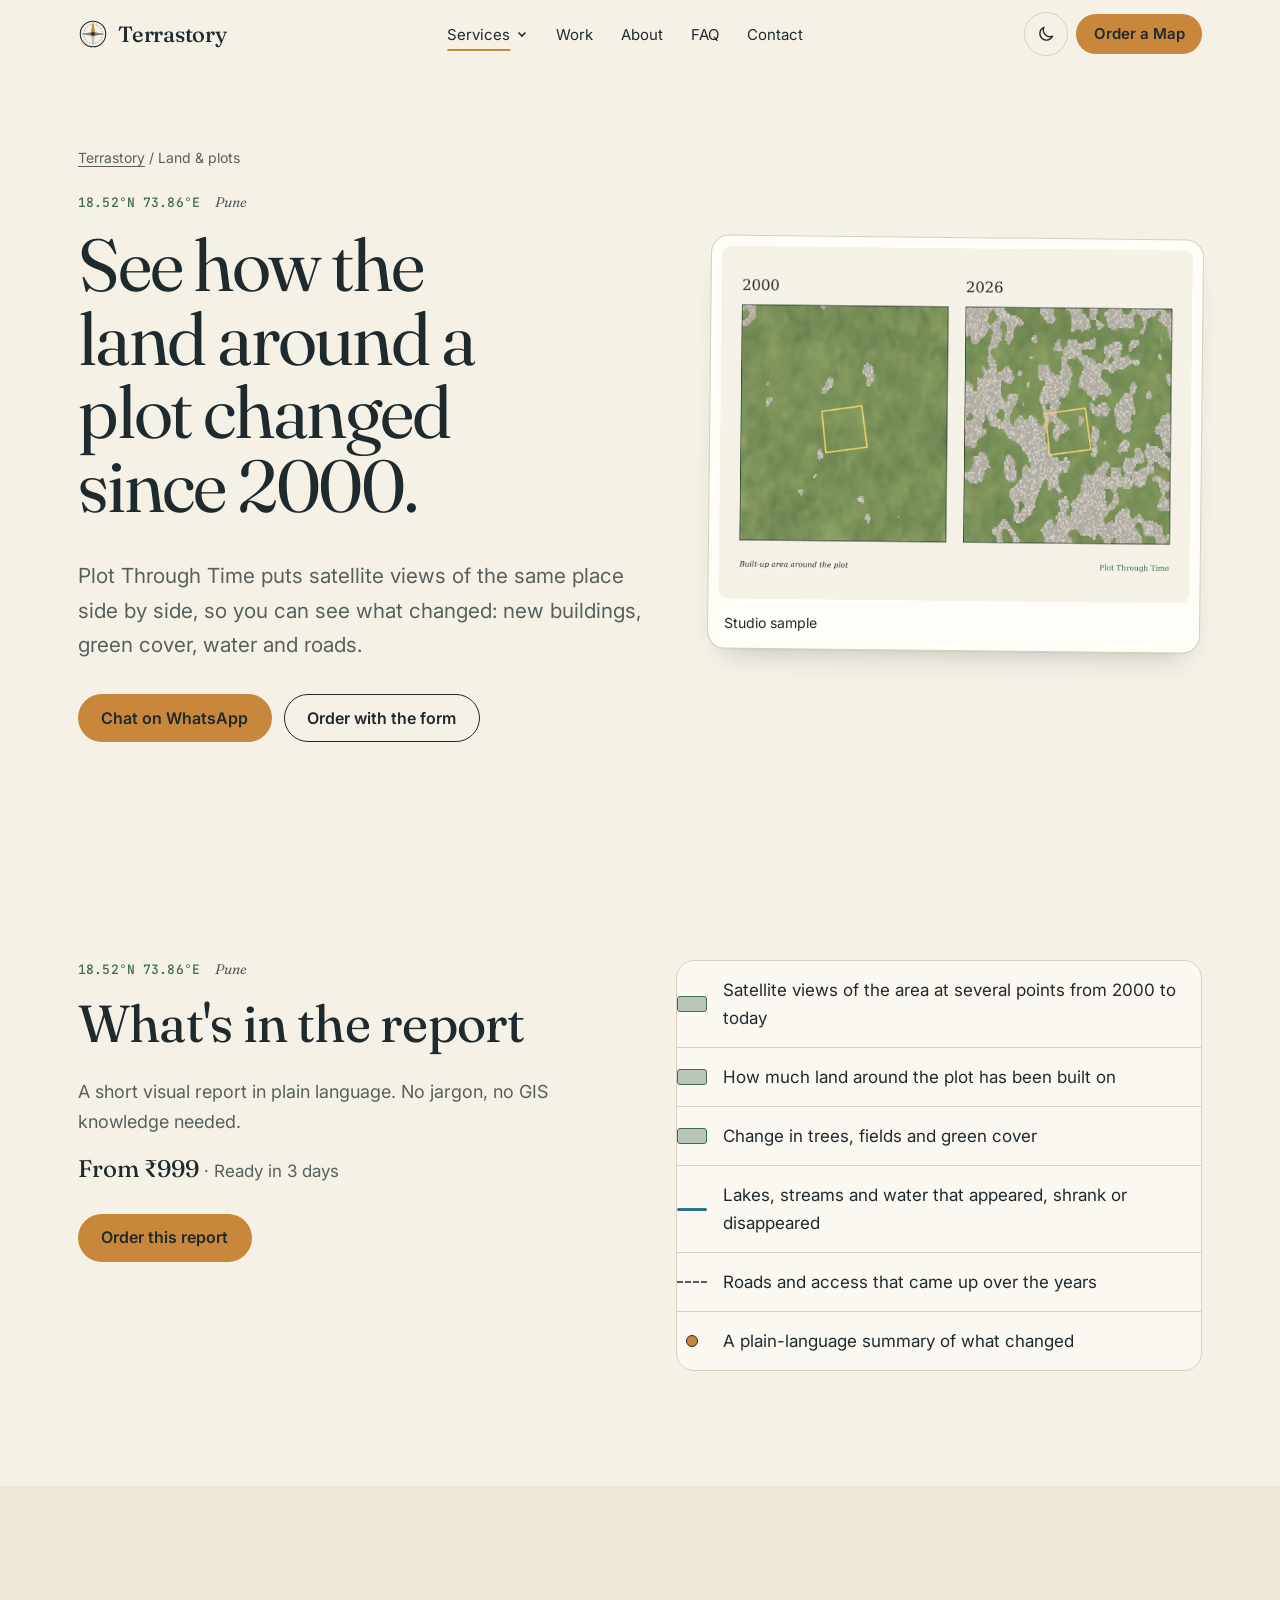
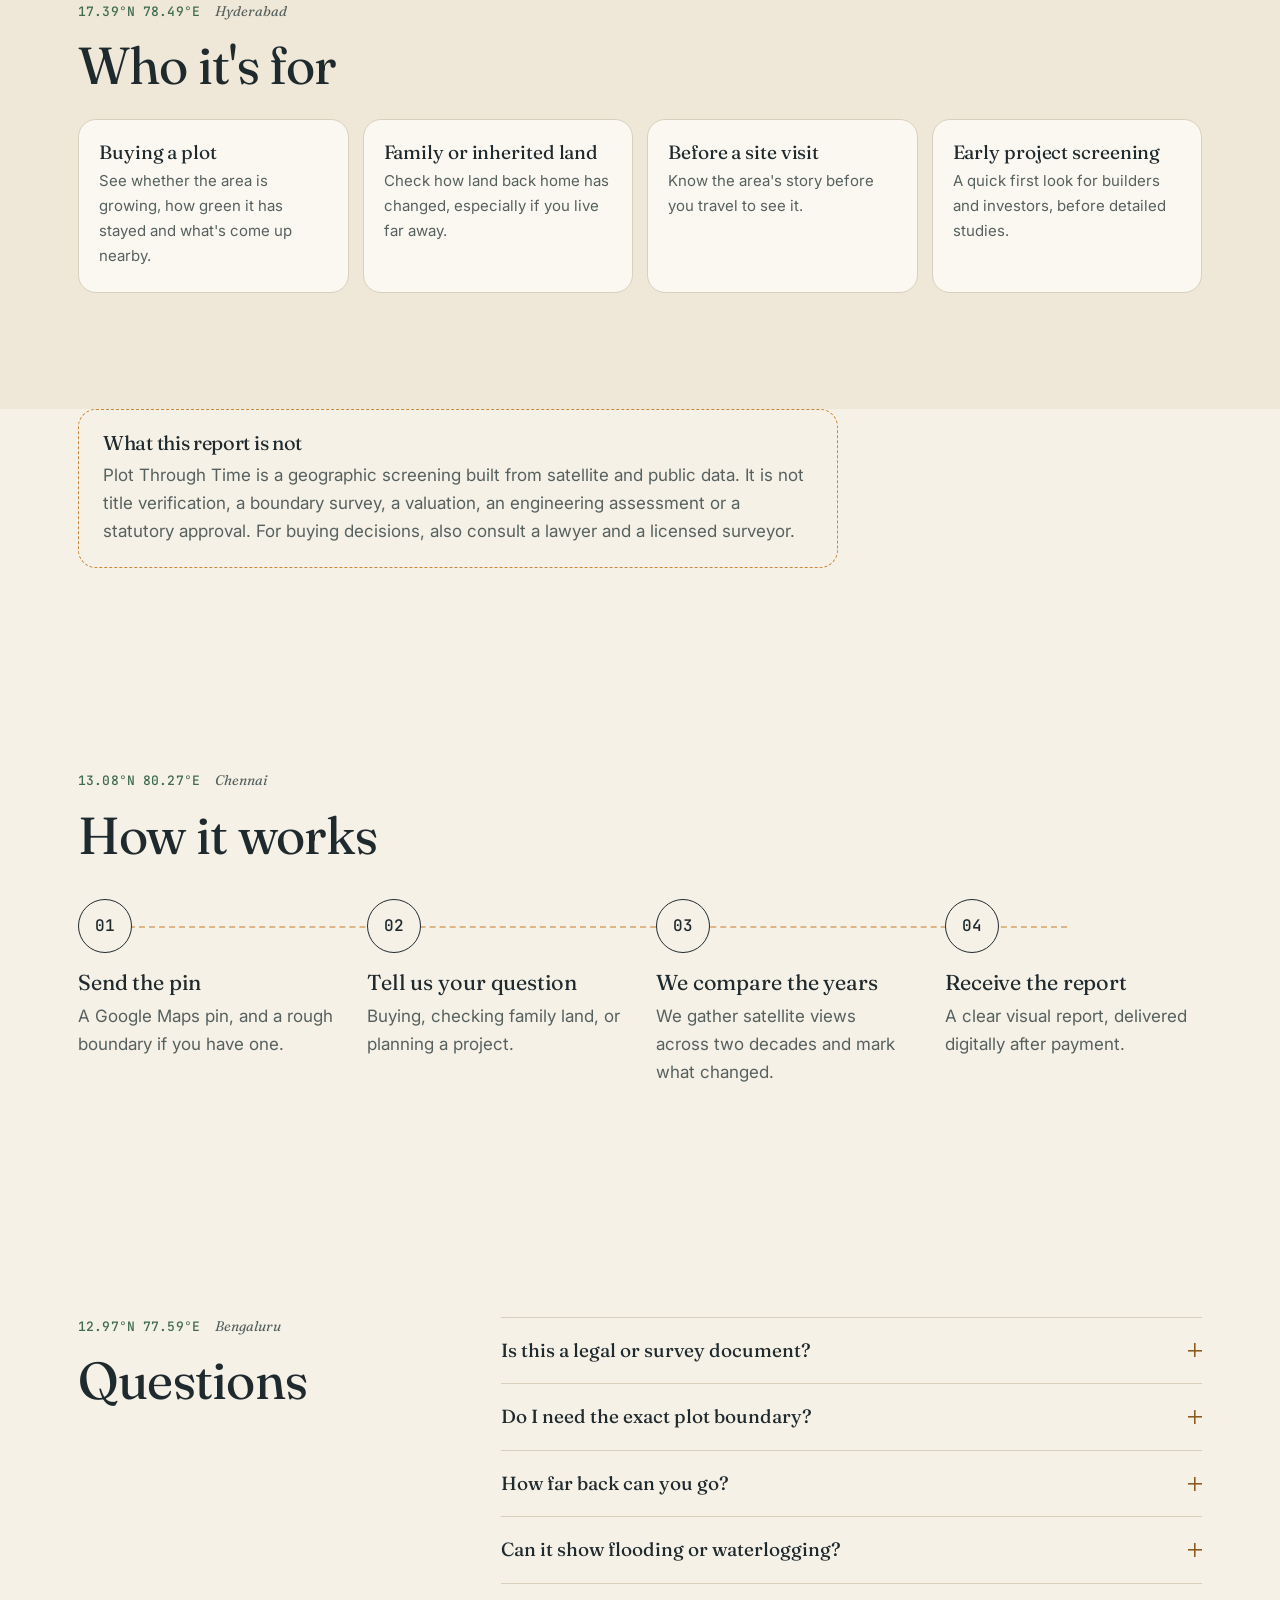
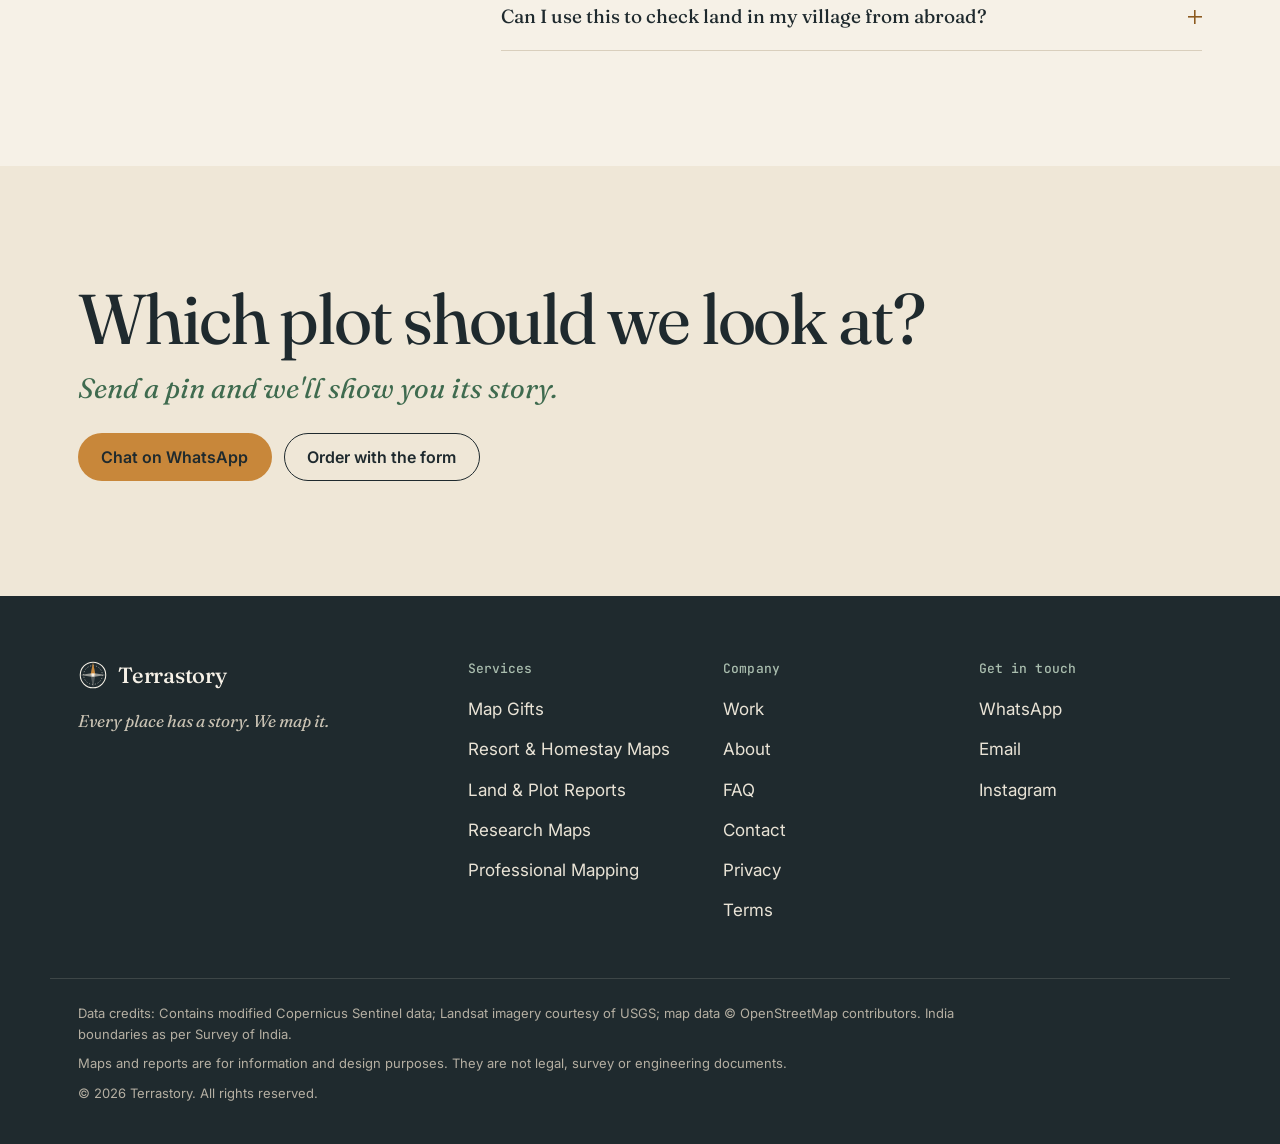
<file: land.html>
<!doctype html>
<html lang="en-IN">
<head>
  <meta charset="utf-8">
  <meta name="viewport" content="width=device-width, initial-scale=1">
  <title>Plot Through Time: Satellite History of Land & Plots in India | Terrastory</title>
  <meta name="description" content="See how the area around a plot changed since 2000: buildings, green cover, water and roads, from satellite imagery. Reports from ₹999 in 3 days.">
  <link rel="canonical" href="https://kavyaagrawal-02.github.io/terrastory/land.html">
  <meta name="theme-color" content="#F6F1E7" media="(prefers-color-scheme: light)">
  <meta name="theme-color" content="#14202B" media="(prefers-color-scheme: dark)">
  <link rel="icon" href="favicon.svg" type="image/svg+xml">
  <link rel="apple-touch-icon" href="images/apple-touch-icon.png">
  <meta property="og:type" content="website">
  <meta property="og:site_name" content="Terrastory">
  <meta property="og:title" content="Plot Through Time: Satellite History of Land & Plots in India | Terrastory">
  <meta property="og:description" content="See how the area around a plot changed since 2000: buildings, green cover, water and roads, from satellite imagery. Reports from ₹999 in 3 days.">
  <meta property="og:url" content="https://kavyaagrawal-02.github.io/terrastory/land.html">
  <meta property="og:image" content="https://kavyaagrawal-02.github.io/terrastory/images/og-image.jpg">
  <meta property="og:locale" content="en_IN">
  <meta name="twitter:card" content="summary_large_image">
  <link rel="preconnect" href="https://fonts.googleapis.com">
  <link rel="preconnect" href="https://fonts.gstatic.com" crossorigin>
  <link rel="stylesheet" href="https://fonts.googleapis.com/css2?family=Fraunces:ital,opsz,wght@0,9..144,300..650;1,9..144,300..500&family=Inter:wght@400;500;600&family=JetBrains+Mono:wght@400;500&display=swap">
  <link rel="stylesheet" href="style.css">
  <script>try { var t = localStorage.getItem('ts-theme'); if (t) document.documentElement.dataset.theme = t; } catch (e) {}</script>
  <script type="application/ld+json">
  {
   "@context": "https://schema.org",
   "@type": "Service",
   "name": "Plot Through Time report",
   "description": "Satellite change report showing how the area around a plot changed since 2000.",
   "provider": {
    "@type": "ProfessionalService",
    "name": "Terrastory",
    "url": "https://kavyaagrawal-02.github.io/terrastory/"
   },
   "areaServed": {
    "@type": "Country",
    "name": "India"
   },
   "offers": {
    "@type": "Offer",
    "price": "999",
    "priceCurrency": "INR"
   }
  }
  </script>
  <script type="application/ld+json">
  {
   "@context": "https://schema.org",
   "@type": "FAQPage",
   "mainEntity": [
    {
     "@type": "Question",
     "name": "Is this a legal or survey document?",
     "acceptedAnswer": {
      "@type": "Answer",
      "text": "No. It's a geographic screening based on satellite and public data. It is not title verification, a boundary survey, a valuation, an engineering assessment or a statutory approval."
     }
    },
    {
     "@type": "Question",
     "name": "Do I need the exact plot boundary?",
     "acceptedAnswer": {
      "@type": "Answer",
      "text": "No. A Google Maps pin is enough. A rough boundary, a sketch or the plot size helps us mark it more clearly."
     }
    },
    {
     "@type": "Question",
     "name": "How far back can you go?",
     "acceptedAnswer": {
      "@type": "Answer",
      "text": "Usually to around 2000, using freely available satellite archives. Older or very detailed imagery depends on what exists for that area."
     }
    },
    {
     "@type": "Question",
     "name": "Can it show flooding or waterlogging?",
     "acceptedAnswer": {
      "@type": "Answer",
      "text": "It can show where water has appeared in past satellite images and how low-lying the area is. That's useful screening, not a flood certificate."
     }
    },
    {
     "@type": "Question",
     "name": "Can I use this to check land in my village from abroad?",
     "acceptedAnswer": {
      "@type": "Answer",
      "text": "Yes. Many people use it to see how family or inherited land and its surroundings have changed, without travelling."
     }
    }
   ]
  }
  </script>
</head>
<body>
  <a class="skip-link" href="#main">Skip to content</a>
  <!-- Reusable symbols -->
  <svg width="0" height="0" class="visually-hidden" aria-hidden="true" focusable="false">
    <symbol id="compass" viewBox="0 0 40 40">
      <circle cx="20" cy="20" r="17" fill="none" stroke="currentColor" stroke-width="1.4"/>
      <circle cx="20" cy="20" r="12.5" fill="none" stroke="currentColor" stroke-width=".7" stroke-dasharray="1.5 2.4"/>
      <path d="M20 3 L23.2 20 L20 37 L16.8 20 Z" fill="currentColor" opacity=".25"/>
      <path d="M20 3 L23.2 20 L16.8 20 Z" fill="var(--ochre)"/>
      <path d="M3 20 L20 17.4 L37 20 L20 22.6 Z" fill="currentColor" opacity=".55"/>
      <circle cx="20" cy="20" r="2" fill="currentColor"/>
    </symbol>
    <symbol id="scalebar" viewBox="0 0 220 26">
      <g fill="none" stroke="currentColor" stroke-width="1">
        <rect x="10.5" y="8.5" width="200" height="6"/>
      </g>
      <g fill="currentColor">
        <rect x="10.5" y="8.5" width="25" height="6"/><rect x="60.5" y="8.5" width="25" height="6"/>
        <rect x="110.5" y="8.5" width="50" height="6"/>
      </g>
      <g font-family="JetBrains Mono, monospace" font-size="7" fill="currentColor" text-anchor="middle">
        <text x="10.5" y="24">0</text><text x="60.5" y="24">1</text><text x="110.5" y="24">2</text><text x="210.5" y="24">4 km</text>
      </g>
    </symbol>
  </svg>

  <header class="site-header" id="top">
    <div class="wrap header-inner">
      <a class="brand" href="index.html" aria-label="Terrastory home">
        <svg class="brand-mark" aria-hidden="true"><use href="#compass"/></svg>
        <span class="brand-name">Terrastory</span>
      </a>
      <nav class="site-nav" id="site-nav" aria-label="Main">
        <ul>
          <li class="has-sub is-current">
            <button class="sub-toggle" type="button" aria-expanded="false" aria-controls="services-menu">Services<svg viewBox="0 0 12 12" aria-hidden="true"><path d="M2.5 4.5 6 8l3.5-3.5"/></svg></button>
            <ul class="submenu" id="services-menu">
              <li><a href="gifts.html"><span class="sub-title">Map Gifts</span><span class="sub-text">Hometown, village and memory maps</span></a></li>
              <li><a href="resorts.html"><span class="sub-title">Resort &amp; Homestay Maps</span><span class="sub-text">Around Us, trail and welcome maps</span></a></li>
              <li><a href="land.html" aria-current="page"><span class="sub-title">Land &amp; Plot Reports</span><span class="sub-text">How an area changed since 2000</span></a></li>
              <li><a href="research.html"><span class="sub-title">Research Maps</span><span class="sub-text">Study area, LULC, NDVI, change</span></a></li>
              <li><a href="professionals.html"><span class="sub-title">Professional Mapping</span><span class="sub-text">EIA, real estate, site analysis</span></a></li>
            </ul>
          </li>
          <li><a href="index.html#work">Work</a></li>
          <li><a href="index.html#about">About</a></li>
          <li><a href="index.html#faq">FAQ</a></li>
          <li><a href="contact.html">Contact</a></li>
          <li class="nav-order"><a class="btn btn-primary" data-form href="contact.html">Order a Map</a></li>
        </ul>
      </nav>
      <div class="header-actions">
        <button class="theme-toggle" type="button" aria-label="Switch to night map" title="Night map">
          <svg viewBox="0 0 24 24" aria-hidden="true"><path class="sun" d="M12 4V2m0 20v-2m8-8h2M2 12h2m13.7-5.7 1.4-1.4M4.9 19.1l1.4-1.4m0-11.4L4.9 4.9m14.2 14.2-1.4-1.4M12 17a5 5 0 1 0 0-10 5 5 0 0 0 0 10z"/><path class="moon" d="M20 14.5A8 8 0 0 1 9.5 4a8 8 0 1 0 10.5 10.5z"/></svg>
        </button>
        <a class="btn btn-primary btn-sm header-cta" data-form href="contact.html">Order a Map</a>
        <button class="menu-toggle" type="button" aria-expanded="false" aria-controls="site-nav" aria-label="Open menu">
          <span></span><span></span>
        </button>
      </div>
    </div>
  </header>

  <main id="main">
    <section class="page-hero" aria-labelledby="page-title">
      <div class="wrap page-hero-grid">
        <div>
          <p class="crumb"><a href="index.html">Terrastory</a> <span aria-hidden="true">/</span> Land &amp; plots</p>
          <p class="coord">18.52°N 73.86°E <span>Pune</span></p>
          <h1 id="page-title">See how the land around a plot changed since 2000.</h1>
          <p class="hero-sub">Plot Through Time puts satellite views of the same place side by side, so you can see what changed: new buildings, green cover, water and roads.</p>
          <div class="btn-row">
            <a class="btn btn-primary" data-wa="Hi Terrastory! I&#x27;d like a Plot Through Time report.&#10;Plot location (Google Maps pin): " href="contact.html">Chat on WhatsApp</a>
            <a class="btn btn-ghost" data-form href="contact.html">Order with the form</a>
          </div>
        </div>
        <figure class="print print-tilt-r page-hero-print">
          <img src="images/work-3.webp" width="1200" height="900" alt="Sample Plot Through Time comparison of the same plot in 2000 and 2026, with new buildings appearing around it.">
          <figcaption>Studio sample</figcaption>
        </figure>
      </div>
    </section>
    <section class="section">
      <div class="wrap pro-grid">
        <div>
          <p class="coord">18.52°N 73.86°E <span>Pune</span></p>
          <h2>What's in the report</h2>
          <p class="lede">A short visual report in plain language. No jargon, no GIS knowledge needed.</p>
          <p class="price-line"><span class="price">From ₹999</span> · Ready in 3 days</p>
          <a class="btn btn-primary" data-wa="Hi Terrastory! I&#x27;d like a Plot Through Time report.&#10;Plot location (Google Maps pin): &#10;Rough boundary or plot size (if known): &#10;What I want to know: " href="contact.html">Order this report</a>
        </div>
        <ul class="legend-list" role="list">
          <li><span class="key key-area" aria-hidden="true"></span>Satellite views of the area at several points from 2000 to today</li>
          <li><span class="key key-area" aria-hidden="true"></span>How much land around the plot has been built on</li>
          <li><span class="key key-area" aria-hidden="true"></span>Change in trees, fields and green cover</li>
          <li><span class="key key-line" aria-hidden="true"></span>Lakes, streams and water that appeared, shrank or disappeared</li>
          <li><span class="key key-dash" aria-hidden="true"></span>Roads and access that came up over the years</li>
          <li><span class="key key-point" aria-hidden="true"></span>A plain-language summary of what changed</li>
        </ul>
      </div>
    </section>
    <section class="section section-tint">
      <div class="wrap">
        <p class="coord">17.39°N 78.49°E <span>Hyderabad</span></p>
        <h2>Who it's for</h2>
        <ul class="tiles" role="list">
          <li class="tile"><h3>Buying a plot</h3><p>See whether the area is growing, how green it has stayed and what's come up nearby.</p></li>
          <li class="tile"><h3>Family or inherited land</h3><p>Check how land back home has changed, especially if you live far away.</p></li>
          <li class="tile"><h3>Before a site visit</h3><p>Know the area's story before you travel to see it.</p></li>
          <li class="tile"><h3>Early project screening</h3><p>A quick first look for builders and investors, before detailed studies.</p></li>
        </ul>
      </div>
    </section>
    <section class="section section-slim">
      <div class="wrap">
        <aside class="note" aria-label="What this report is not">
          <h2 class="note-title">What this report is not</h2>
          <p>Plot Through Time is a geographic screening built from satellite and public data. It is not title verification, a boundary survey, a valuation, an engineering assessment or a statutory approval. For buying decisions, also consult a lawyer and a licensed surveyor.</p>
        </aside>
      </div>
    </section>
    <section class="section">
      <div class="wrap">
        <p class="coord">13.08°N 80.27°E <span>Chennai</span></p>
        <h2>How it works</h2>
        <ol class="steps">
          <li class="step">
            <span class="step-num" aria-hidden="true">01</span>
            <h3>Send the pin</h3>
            <p>A Google Maps pin, and a rough boundary if you have one.</p>
          </li>
          <li class="step">
            <span class="step-num" aria-hidden="true">02</span>
            <h3>Tell us your question</h3>
            <p>Buying, checking family land, or planning a project.</p>
          </li>
          <li class="step">
            <span class="step-num" aria-hidden="true">03</span>
            <h3>We compare the years</h3>
            <p>We gather satellite views across two decades and mark what changed.</p>
          </li>
          <li class="step">
            <span class="step-num" aria-hidden="true">04</span>
            <h3>Receive the report</h3>
            <p>A clear visual report, delivered digitally after payment.</p>
          </li>
        </ol>
      </div>
    </section>
    <section class="section" id="faq">
      <div class="wrap faq-grid">
        <div>
          <p class="coord">12.97°N 77.59°E <span>Bengaluru</span></p>
          <h2>Questions</h2>
        </div>
        <div class="faq-list">
          <details>
            <summary>Is this a legal or survey document?</summary>
            <p>No. It's a geographic screening based on satellite and public data. It is not title verification, a boundary survey, a valuation, an engineering assessment or a statutory approval.</p>
          </details>
          <details>
            <summary>Do I need the exact plot boundary?</summary>
            <p>No. A Google Maps pin is enough. A rough boundary, a sketch or the plot size helps us mark it more clearly.</p>
          </details>
          <details>
            <summary>How far back can you go?</summary>
            <p>Usually to around 2000, using freely available satellite archives. Older or very detailed imagery depends on what exists for that area.</p>
          </details>
          <details>
            <summary>Can it show flooding or waterlogging?</summary>
            <p>It can show where water has appeared in past satellite images and how low-lying the area is. That's useful screening, not a flood certificate.</p>
          </details>
          <details>
            <summary>Can I use this to check land in my village from abroad?</summary>
            <p>Yes. Many people use it to see how family or inherited land and its surroundings have changed, without travelling.</p>
          </details>
        </div>
      </div>
    </section>
    <section class="section cta" aria-labelledby="cta-title">
      <div class="wrap">
        <h2 id="cta-title">Which plot should we look at?</h2>
        <p class="cta-sub">Send a pin and we'll show you its story.</p>
        <div class="btn-row">
          <a class="btn btn-primary" data-wa="Hi Terrastory! I&#x27;d like a Plot Through Time report. The plot is here: " href="contact.html">Chat on WhatsApp</a>
          <a class="btn btn-ghost" data-form href="contact.html">Order with the form</a>
        </div>
      </div>
    </section>
  </main>

  <footer class="site-footer">
    <div class="wrap footer-grid">
      <div class="footer-brand">
        <a class="brand" href="index.html">
          <svg class="brand-mark" aria-hidden="true"><use href="#compass"/></svg>
          <span class="brand-name">Terrastory</span>
        </a>
        <p>Every place has a story. We map it.</p>
      </div>
      <nav aria-label="Services">
        <h2 class="footer-h">Services</h2>
        <ul>
          <li><a href="gifts.html">Map Gifts</a></li>
          <li><a href="resorts.html">Resort &amp; Homestay Maps</a></li>
          <li><a href="land.html">Land &amp; Plot Reports</a></li>
          <li><a href="research.html">Research Maps</a></li>
          <li><a href="professionals.html">Professional Mapping</a></li>
        </ul>
      </nav>
      <nav aria-label="Company">
        <h2 class="footer-h">Company</h2>
        <ul>
          <li><a href="index.html#work">Work</a></li>
          <li><a href="index.html#about">About</a></li>
          <li><a href="index.html#faq">FAQ</a></li>
          <li><a href="contact.html">Contact</a></li>
          <li><a href="privacy.html">Privacy</a></li>
          <li><a href="terms.html">Terms</a></li>
        </ul>
      </nav>
      <div>
        <h2 class="footer-h">Get in touch</h2>
        <ul>
          <li><a data-wa="Hi Terrastory!" href="contact.html">WhatsApp</a></li>
          <li><a data-email href="contact.html">Email</a></li>
          <li><a data-instagram href="contact.html" rel="noopener">Instagram</a></li>
        </ul>
      </div>
    </div>
    <div class="wrap footer-fine">
      <p>Data credits: Contains modified Copernicus Sentinel data; Landsat imagery courtesy of USGS; map data © OpenStreetMap contributors. India boundaries as per Survey of India.</p>
      <p>Maps and reports are for information and design purposes. They are not legal, survey or engineering documents.</p>
      <p>© 2026 Terrastory. All rights reserved.</p>
    </div>
  </footer>

  <script src="script.js" defer></script>
</body>
</html>
</file>
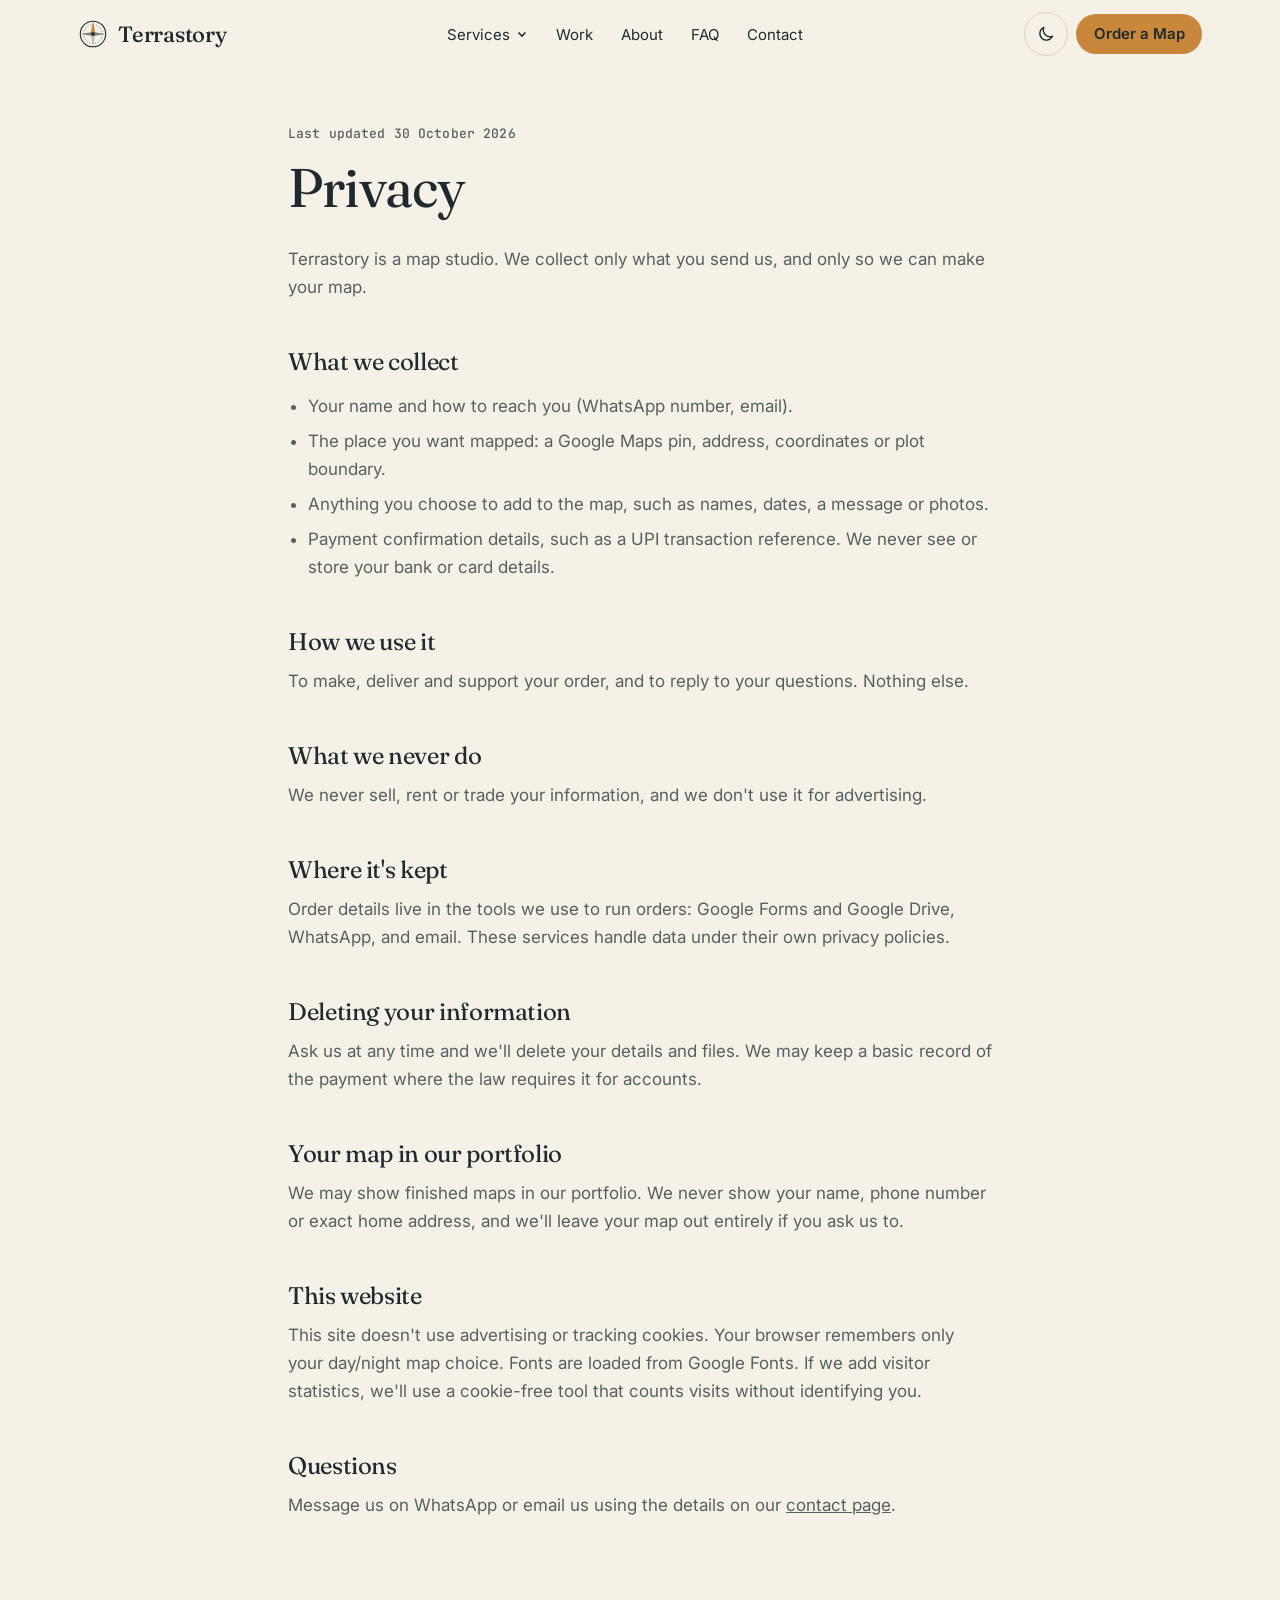
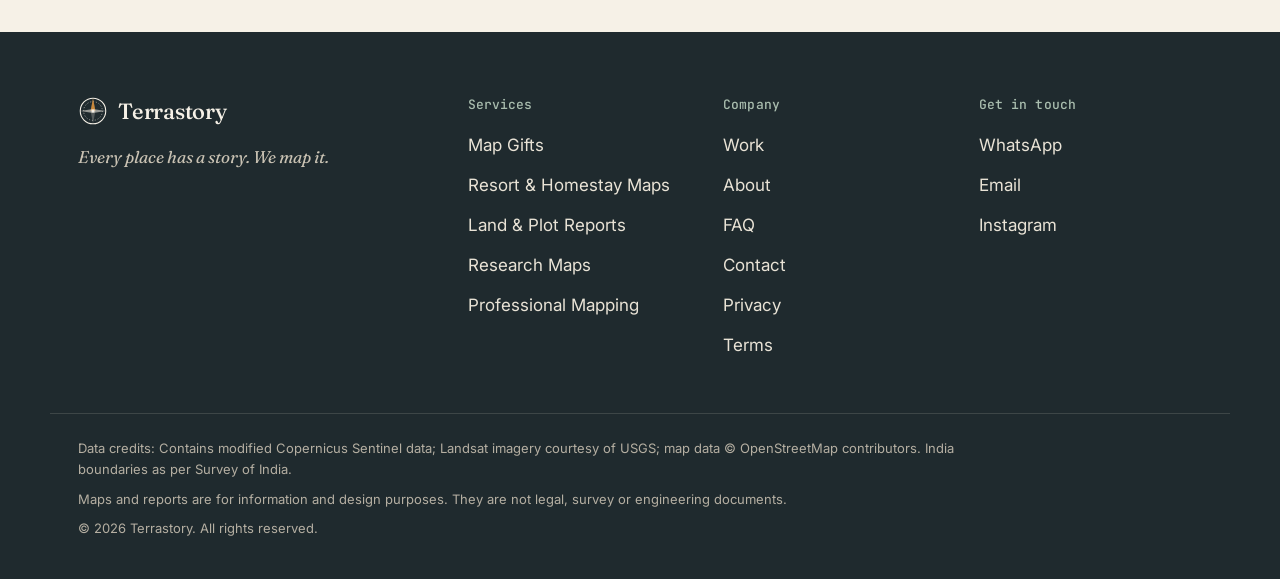
<file: privacy.html>
<!doctype html>
<html lang="en-IN">
<head>
  <meta charset="utf-8">
  <meta name="viewport" content="width=device-width, initial-scale=1">
  <title>Privacy | Terrastory</title>
  <meta name="description" content="How Terrastory handles the information you send when you order a map.">
  <link rel="canonical" href="https://kavyaagrawal-02.github.io/terrastory/privacy.html">
  <meta name="theme-color" content="#F6F1E7" media="(prefers-color-scheme: light)">
  <meta name="theme-color" content="#14202B" media="(prefers-color-scheme: dark)">
  <link rel="icon" href="favicon.svg" type="image/svg+xml">
  <link rel="apple-touch-icon" href="images/apple-touch-icon.png">
  <meta property="og:type" content="website">
  <meta property="og:site_name" content="Terrastory">
  <meta property="og:title" content="Privacy | Terrastory">
  <meta property="og:description" content="How Terrastory handles the information you send when you order a map.">
  <meta property="og:url" content="https://kavyaagrawal-02.github.io/terrastory/privacy.html">
  <meta property="og:image" content="https://kavyaagrawal-02.github.io/terrastory/images/og-image.jpg">
  <meta property="og:locale" content="en_IN">
  <meta name="twitter:card" content="summary_large_image">
  <link rel="preconnect" href="https://fonts.googleapis.com">
  <link rel="preconnect" href="https://fonts.gstatic.com" crossorigin>
  <link rel="stylesheet" href="https://fonts.googleapis.com/css2?family=Fraunces:ital,opsz,wght@0,9..144,300..650;1,9..144,300..500&family=Inter:wght@400;500;600&family=JetBrains+Mono:wght@400;500&display=swap">
  <link rel="stylesheet" href="style.css">
  <script>try { var t = localStorage.getItem('ts-theme'); if (t) document.documentElement.dataset.theme = t; } catch (e) {}</script>
</head>
<body>
  <a class="skip-link" href="#main">Skip to content</a>
  <!-- Reusable symbols -->
  <svg width="0" height="0" class="visually-hidden" aria-hidden="true" focusable="false">
    <symbol id="compass" viewBox="0 0 40 40">
      <circle cx="20" cy="20" r="17" fill="none" stroke="currentColor" stroke-width="1.4"/>
      <circle cx="20" cy="20" r="12.5" fill="none" stroke="currentColor" stroke-width=".7" stroke-dasharray="1.5 2.4"/>
      <path d="M20 3 L23.2 20 L20 37 L16.8 20 Z" fill="currentColor" opacity=".25"/>
      <path d="M20 3 L23.2 20 L16.8 20 Z" fill="var(--ochre)"/>
      <path d="M3 20 L20 17.4 L37 20 L20 22.6 Z" fill="currentColor" opacity=".55"/>
      <circle cx="20" cy="20" r="2" fill="currentColor"/>
    </symbol>
    <symbol id="scalebar" viewBox="0 0 220 26">
      <g fill="none" stroke="currentColor" stroke-width="1">
        <rect x="10.5" y="8.5" width="200" height="6"/>
      </g>
      <g fill="currentColor">
        <rect x="10.5" y="8.5" width="25" height="6"/><rect x="60.5" y="8.5" width="25" height="6"/>
        <rect x="110.5" y="8.5" width="50" height="6"/>
      </g>
      <g font-family="JetBrains Mono, monospace" font-size="7" fill="currentColor" text-anchor="middle">
        <text x="10.5" y="24">0</text><text x="60.5" y="24">1</text><text x="110.5" y="24">2</text><text x="210.5" y="24">4 km</text>
      </g>
    </symbol>
  </svg>

  <header class="site-header" id="top">
    <div class="wrap header-inner">
      <a class="brand" href="index.html" aria-label="Terrastory home">
        <svg class="brand-mark" aria-hidden="true"><use href="#compass"/></svg>
        <span class="brand-name">Terrastory</span>
      </a>
      <nav class="site-nav" id="site-nav" aria-label="Main">
        <ul>
          <li class="has-sub">
            <button class="sub-toggle" type="button" aria-expanded="false" aria-controls="services-menu">Services<svg viewBox="0 0 12 12" aria-hidden="true"><path d="M2.5 4.5 6 8l3.5-3.5"/></svg></button>
            <ul class="submenu" id="services-menu">
              <li><a href="gifts.html"><span class="sub-title">Map Gifts</span><span class="sub-text">Hometown, village and memory maps</span></a></li>
              <li><a href="resorts.html"><span class="sub-title">Resort &amp; Homestay Maps</span><span class="sub-text">Around Us, trail and welcome maps</span></a></li>
              <li><a href="land.html"><span class="sub-title">Land &amp; Plot Reports</span><span class="sub-text">How an area changed since 2000</span></a></li>
              <li><a href="research.html"><span class="sub-title">Research Maps</span><span class="sub-text">Study area, LULC, NDVI, change</span></a></li>
              <li><a href="professionals.html"><span class="sub-title">Professional Mapping</span><span class="sub-text">EIA, real estate, site analysis</span></a></li>
            </ul>
          </li>
          <li><a href="index.html#work">Work</a></li>
          <li><a href="index.html#about">About</a></li>
          <li><a href="index.html#faq">FAQ</a></li>
          <li><a href="contact.html">Contact</a></li>
          <li class="nav-order"><a class="btn btn-primary" data-form href="contact.html">Order a Map</a></li>
        </ul>
      </nav>
      <div class="header-actions">
        <button class="theme-toggle" type="button" aria-label="Switch to night map" title="Night map">
          <svg viewBox="0 0 24 24" aria-hidden="true"><path class="sun" d="M12 4V2m0 20v-2m8-8h2M2 12h2m13.7-5.7 1.4-1.4M4.9 19.1l1.4-1.4m0-11.4L4.9 4.9m14.2 14.2-1.4-1.4M12 17a5 5 0 1 0 0-10 5 5 0 0 0 0 10z"/><path class="moon" d="M20 14.5A8 8 0 0 1 9.5 4a8 8 0 1 0 10.5 10.5z"/></svg>
        </button>
        <a class="btn btn-primary btn-sm header-cta" data-form href="contact.html">Order a Map</a>
        <button class="menu-toggle" type="button" aria-expanded="false" aria-controls="site-nav" aria-label="Open menu">
          <span></span><span></span>
        </button>
      </div>
    </div>
  </header>

  <main id="main">
    <section class="legal">
      <div class="wrap">
      <p class="coord">Last updated 30 October 2026</p>
      <h1>Privacy</h1>
      <p>Terrastory is a map studio. We collect only what you send us, and only so we can make your map.</p>

      <h2>What we collect</h2>
      <ul>
        <li>Your name and how to reach you (WhatsApp number, email).</li>
        <li>The place you want mapped: a Google Maps pin, address, coordinates or plot boundary.</li>
        <li>Anything you choose to add to the map, such as names, dates, a message or photos.</li>
        <li>Payment confirmation details, such as a UPI transaction reference. We never see or store your bank or card details.</li>
      </ul>

      <h2>How we use it</h2>
      <p>To make, deliver and support your order, and to reply to your questions. Nothing else.</p>

      <h2>What we never do</h2>
      <p>We never sell, rent or trade your information, and we don't use it for advertising.</p>

      <h2>Where it's kept</h2>
      <p>Order details live in the tools we use to run orders: Google Forms and Google Drive, WhatsApp, and email. These services handle data under their own privacy policies.</p>

      <h2>Deleting your information</h2>
      <p>Ask us at any time and we'll delete your details and files. We may keep a basic record of the payment where the law requires it for accounts.</p>

      <h2>Your map in our portfolio</h2>
      <p>We may show finished maps in our portfolio. We never show your name, phone number or exact home address, and we'll leave your map out entirely if you ask us to.</p>

      <h2>This website</h2>
      <p>This site doesn't use advertising or tracking cookies. Your browser remembers only your day/night map choice. Fonts are loaded from Google Fonts. If we add visitor statistics, we'll use a cookie-free tool that counts visits without identifying you.</p>

      <h2>Questions</h2>
      <p>Message us on WhatsApp or email us using the details on our <a href="contact.html">contact page</a>.</p>
    </div>
    </section>
  </main>

  <footer class="site-footer">
    <div class="wrap footer-grid">
      <div class="footer-brand">
        <a class="brand" href="index.html">
          <svg class="brand-mark" aria-hidden="true"><use href="#compass"/></svg>
          <span class="brand-name">Terrastory</span>
        </a>
        <p>Every place has a story. We map it.</p>
      </div>
      <nav aria-label="Services">
        <h2 class="footer-h">Services</h2>
        <ul>
          <li><a href="gifts.html">Map Gifts</a></li>
          <li><a href="resorts.html">Resort &amp; Homestay Maps</a></li>
          <li><a href="land.html">Land &amp; Plot Reports</a></li>
          <li><a href="research.html">Research Maps</a></li>
          <li><a href="professionals.html">Professional Mapping</a></li>
        </ul>
      </nav>
      <nav aria-label="Company">
        <h2 class="footer-h">Company</h2>
        <ul>
          <li><a href="index.html#work">Work</a></li>
          <li><a href="index.html#about">About</a></li>
          <li><a href="index.html#faq">FAQ</a></li>
          <li><a href="contact.html">Contact</a></li>
          <li><a href="privacy.html">Privacy</a></li>
          <li><a href="terms.html">Terms</a></li>
        </ul>
      </nav>
      <div>
        <h2 class="footer-h">Get in touch</h2>
        <ul>
          <li><a data-wa="Hi Terrastory!" href="contact.html">WhatsApp</a></li>
          <li><a data-email href="contact.html">Email</a></li>
          <li><a data-instagram href="contact.html" rel="noopener">Instagram</a></li>
        </ul>
      </div>
    </div>
    <div class="wrap footer-fine">
      <p>Data credits: Contains modified Copernicus Sentinel data; Landsat imagery courtesy of USGS; map data © OpenStreetMap contributors. India boundaries as per Survey of India.</p>
      <p>Maps and reports are for information and design purposes. They are not legal, survey or engineering documents.</p>
      <p>© 2026 Terrastory. All rights reserved.</p>
    </div>
  </footer>

  <script src="script.js" defer></script>
</body>
</html>
</file>
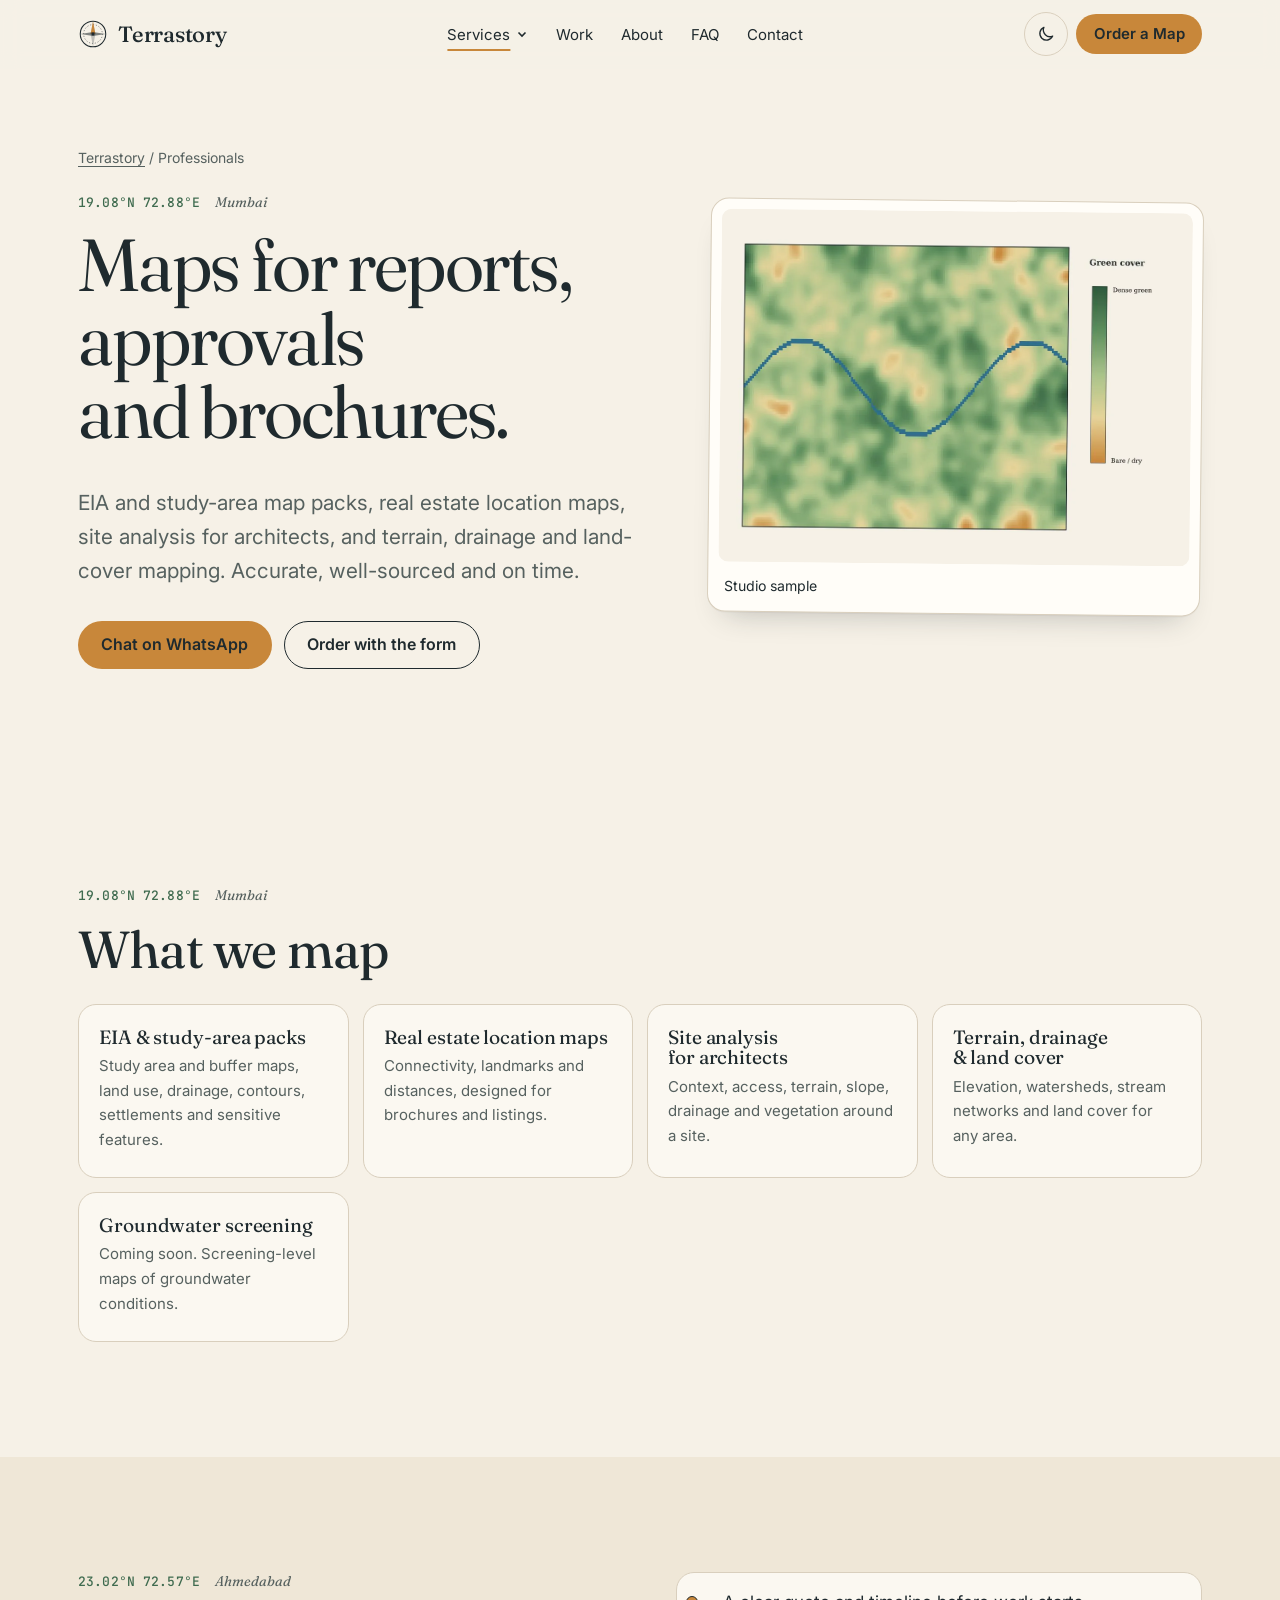
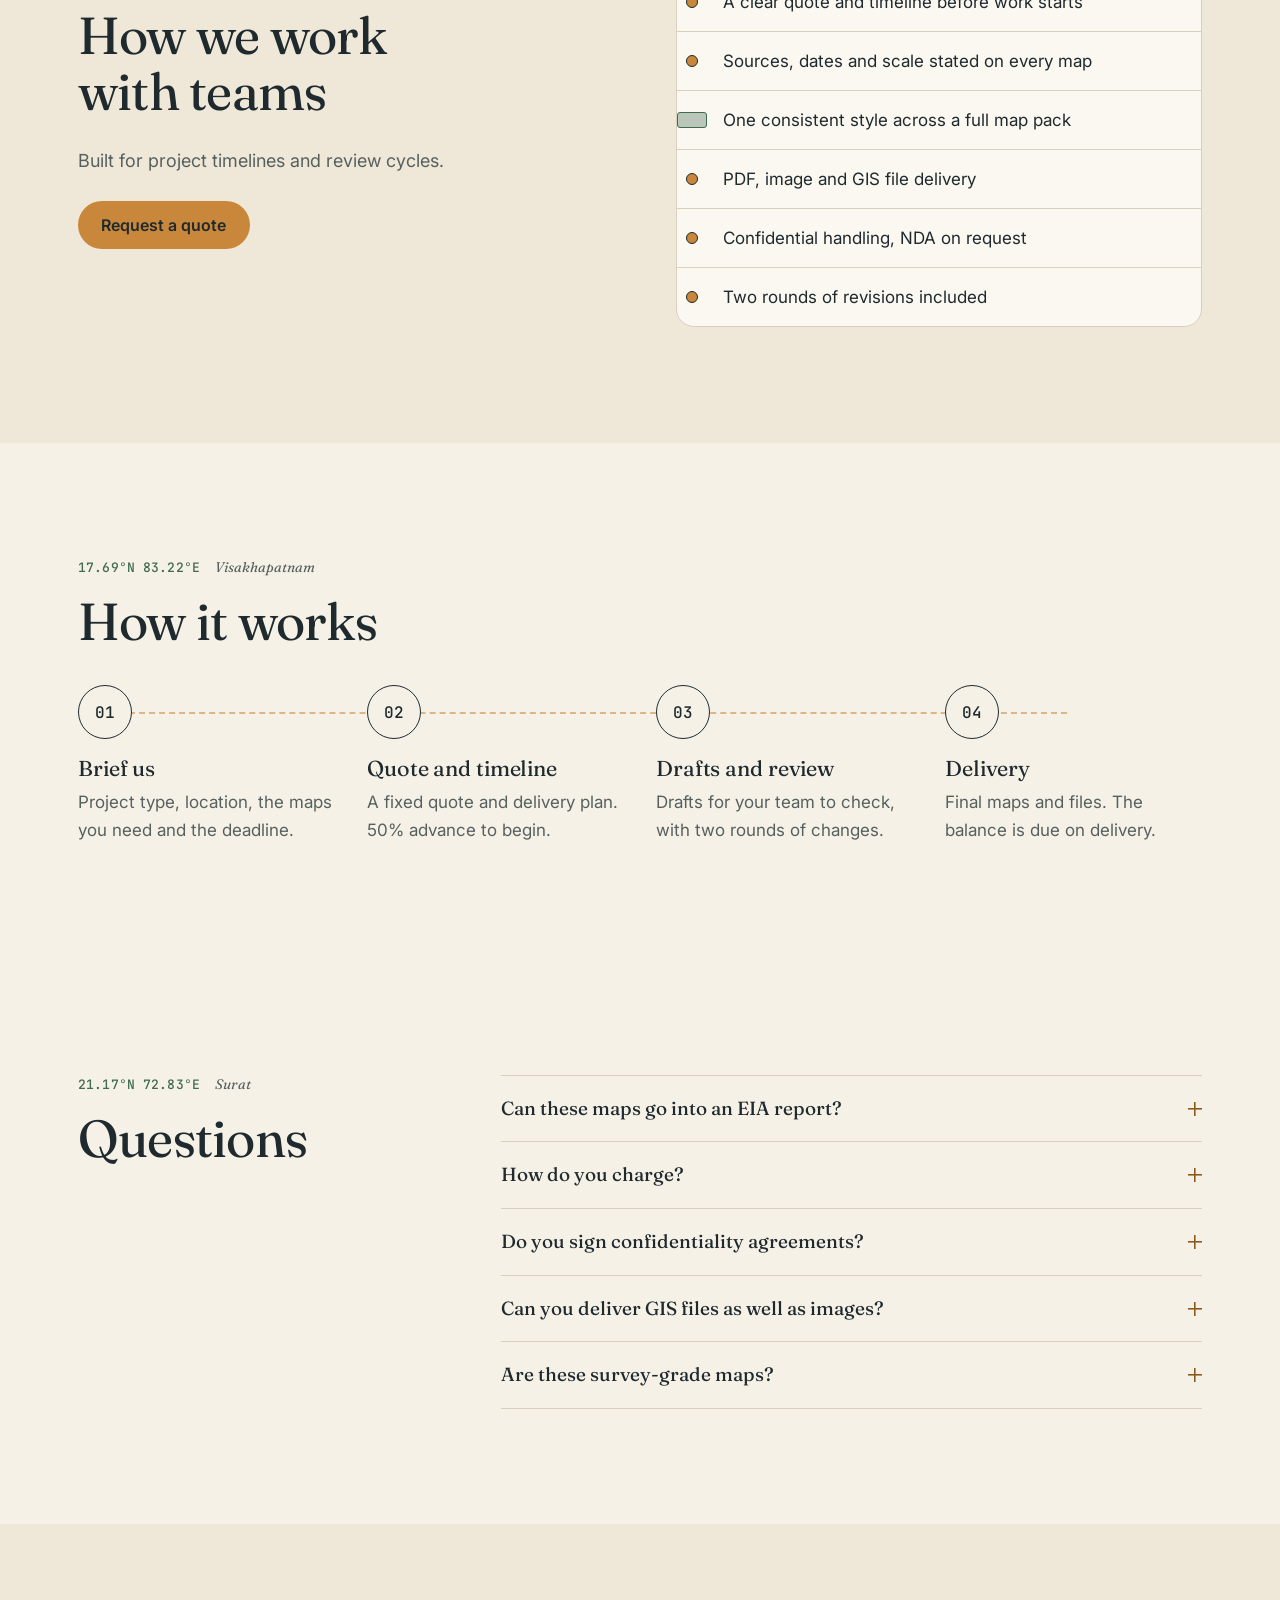
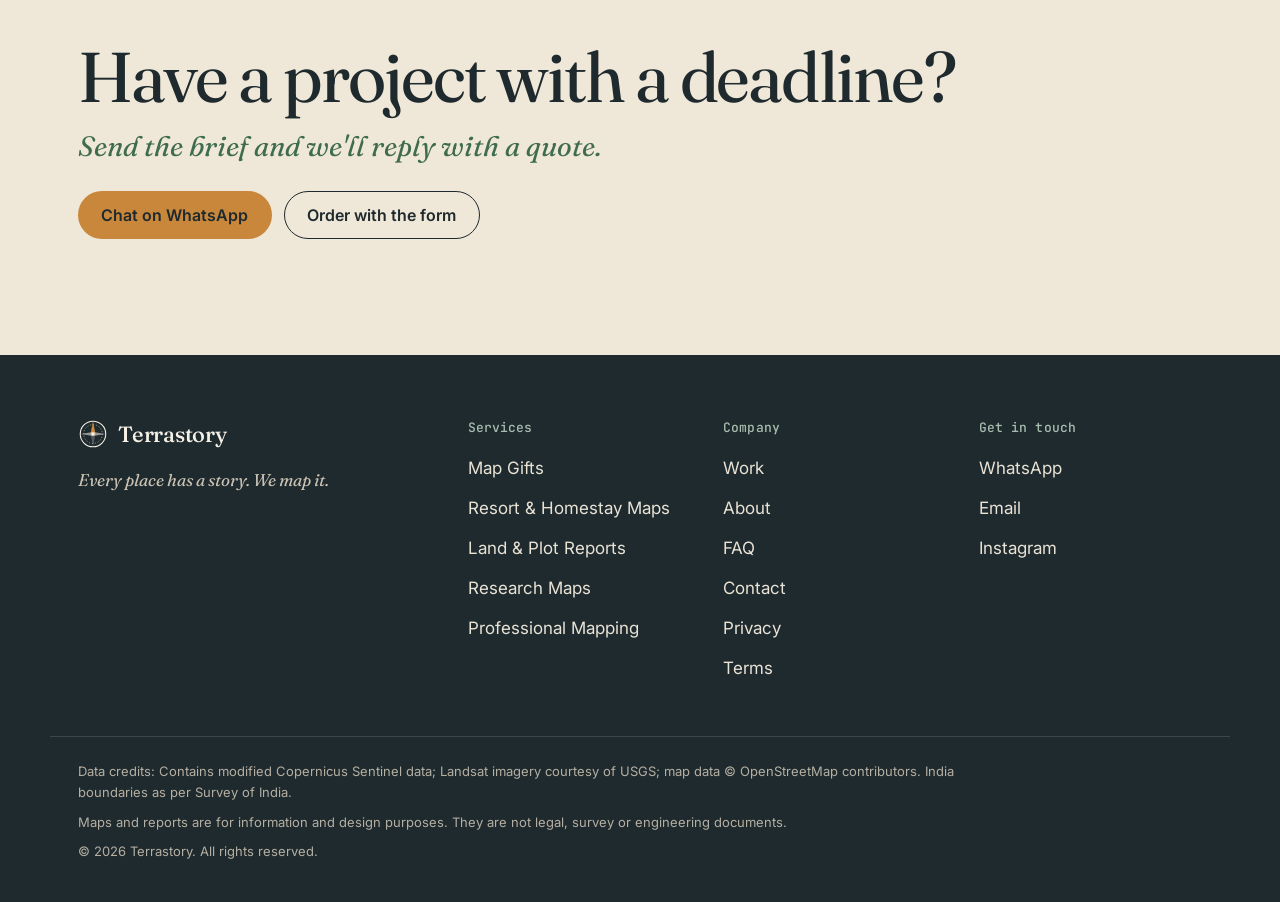
<file: professionals.html>
<!doctype html>
<html lang="en-IN">
<head>
  <meta charset="utf-8">
  <meta name="viewport" content="width=device-width, initial-scale=1">
  <title>EIA Maps, Real Estate Location Maps & Site Analysis | Terrastory</title>
  <meta name="description" content="EIA and study-area map packs, real estate location and brochure maps, site analysis for architects, and terrain, drainage and land-cover mapping in India.">
  <link rel="canonical" href="https://kavyaagrawal-02.github.io/terrastory/professionals.html">
  <meta name="theme-color" content="#F6F1E7" media="(prefers-color-scheme: light)">
  <meta name="theme-color" content="#14202B" media="(prefers-color-scheme: dark)">
  <link rel="icon" href="favicon.svg" type="image/svg+xml">
  <link rel="apple-touch-icon" href="images/apple-touch-icon.png">
  <meta property="og:type" content="website">
  <meta property="og:site_name" content="Terrastory">
  <meta property="og:title" content="EIA Maps, Real Estate Location Maps & Site Analysis | Terrastory">
  <meta property="og:description" content="EIA and study-area map packs, real estate location and brochure maps, site analysis for architects, and terrain, drainage and land-cover mapping in India.">
  <meta property="og:url" content="https://kavyaagrawal-02.github.io/terrastory/professionals.html">
  <meta property="og:image" content="https://kavyaagrawal-02.github.io/terrastory/images/og-image.jpg">
  <meta property="og:locale" content="en_IN">
  <meta name="twitter:card" content="summary_large_image">
  <link rel="preconnect" href="https://fonts.googleapis.com">
  <link rel="preconnect" href="https://fonts.gstatic.com" crossorigin>
  <link rel="stylesheet" href="https://fonts.googleapis.com/css2?family=Fraunces:ital,opsz,wght@0,9..144,300..650;1,9..144,300..500&family=Inter:wght@400;500;600&family=JetBrains+Mono:wght@400;500&display=swap">
  <link rel="stylesheet" href="style.css">
  <script>try { var t = localStorage.getItem('ts-theme'); if (t) document.documentElement.dataset.theme = t; } catch (e) {}</script>
  <script type="application/ld+json">
  {
   "@context": "https://schema.org",
   "@type": "Service",
   "name": "Professional mapping services",
   "description": "EIA map packs, real estate location maps, site analysis and terrain mapping.",
   "provider": {
    "@type": "ProfessionalService",
    "name": "Terrastory",
    "url": "https://kavyaagrawal-02.github.io/terrastory/"
   },
   "areaServed": {
    "@type": "Country",
    "name": "India"
   }
  }
  </script>
  <script type="application/ld+json">
  {
   "@context": "https://schema.org",
   "@type": "FAQPage",
   "mainEntity": [
    {
     "@type": "Question",
     "name": "Can these maps go into an EIA report?",
     "acceptedAnswer": {
      "@type": "Answer",
      "text": "Yes. We prepare study-area and baseline maps with sources, dates and scales stated, ready to include in your report. Final responsibility for the report stays with the accredited consultant."
     }
    },
    {
     "@type": "Question",
     "name": "How do you charge?",
     "acceptedAnswer": {
      "@type": "Answer",
      "text": "Professional work is quoted per project. Payment is 50% in advance and 50% on delivery."
     }
    },
    {
     "@type": "Question",
     "name": "Do you sign confidentiality agreements?",
     "acceptedAnswer": {
      "@type": "Answer",
      "text": "Yes. Project data is never shared, and we can sign your NDA before you send anything."
     }
    },
    {
     "@type": "Question",
     "name": "Can you deliver GIS files as well as images?",
     "acceptedAnswer": {
      "@type": "Answer",
      "text": "Yes. Along with PDFs and images, we can deliver shapefiles or GeoPackages where the project needs them."
     }
    },
    {
     "@type": "Question",
     "name": "Are these survey-grade maps?",
     "acceptedAnswer": {
      "@type": "Answer",
      "text": "No. They're built from satellite and public data for planning, reporting and presentation. Where survey-grade accuracy is required, use a licensed surveyor."
     }
    }
   ]
  }
  </script>
</head>
<body>
  <a class="skip-link" href="#main">Skip to content</a>
  <!-- Reusable symbols -->
  <svg width="0" height="0" class="visually-hidden" aria-hidden="true" focusable="false">
    <symbol id="compass" viewBox="0 0 40 40">
      <circle cx="20" cy="20" r="17" fill="none" stroke="currentColor" stroke-width="1.4"/>
      <circle cx="20" cy="20" r="12.5" fill="none" stroke="currentColor" stroke-width=".7" stroke-dasharray="1.5 2.4"/>
      <path d="M20 3 L23.2 20 L20 37 L16.8 20 Z" fill="currentColor" opacity=".25"/>
      <path d="M20 3 L23.2 20 L16.8 20 Z" fill="var(--ochre)"/>
      <path d="M3 20 L20 17.4 L37 20 L20 22.6 Z" fill="currentColor" opacity=".55"/>
      <circle cx="20" cy="20" r="2" fill="currentColor"/>
    </symbol>
    <symbol id="scalebar" viewBox="0 0 220 26">
      <g fill="none" stroke="currentColor" stroke-width="1">
        <rect x="10.5" y="8.5" width="200" height="6"/>
      </g>
      <g fill="currentColor">
        <rect x="10.5" y="8.5" width="25" height="6"/><rect x="60.5" y="8.5" width="25" height="6"/>
        <rect x="110.5" y="8.5" width="50" height="6"/>
      </g>
      <g font-family="JetBrains Mono, monospace" font-size="7" fill="currentColor" text-anchor="middle">
        <text x="10.5" y="24">0</text><text x="60.5" y="24">1</text><text x="110.5" y="24">2</text><text x="210.5" y="24">4 km</text>
      </g>
    </symbol>
  </svg>

  <header class="site-header" id="top">
    <div class="wrap header-inner">
      <a class="brand" href="index.html" aria-label="Terrastory home">
        <svg class="brand-mark" aria-hidden="true"><use href="#compass"/></svg>
        <span class="brand-name">Terrastory</span>
      </a>
      <nav class="site-nav" id="site-nav" aria-label="Main">
        <ul>
          <li class="has-sub is-current">
            <button class="sub-toggle" type="button" aria-expanded="false" aria-controls="services-menu">Services<svg viewBox="0 0 12 12" aria-hidden="true"><path d="M2.5 4.5 6 8l3.5-3.5"/></svg></button>
            <ul class="submenu" id="services-menu">
              <li><a href="gifts.html"><span class="sub-title">Map Gifts</span><span class="sub-text">Hometown, village and memory maps</span></a></li>
              <li><a href="resorts.html"><span class="sub-title">Resort &amp; Homestay Maps</span><span class="sub-text">Around Us, trail and welcome maps</span></a></li>
              <li><a href="land.html"><span class="sub-title">Land &amp; Plot Reports</span><span class="sub-text">How an area changed since 2000</span></a></li>
              <li><a href="research.html"><span class="sub-title">Research Maps</span><span class="sub-text">Study area, LULC, NDVI, change</span></a></li>
              <li><a href="professionals.html" aria-current="page"><span class="sub-title">Professional Mapping</span><span class="sub-text">EIA, real estate, site analysis</span></a></li>
            </ul>
          </li>
          <li><a href="index.html#work">Work</a></li>
          <li><a href="index.html#about">About</a></li>
          <li><a href="index.html#faq">FAQ</a></li>
          <li><a href="contact.html">Contact</a></li>
          <li class="nav-order"><a class="btn btn-primary" data-form href="contact.html">Order a Map</a></li>
        </ul>
      </nav>
      <div class="header-actions">
        <button class="theme-toggle" type="button" aria-label="Switch to night map" title="Night map">
          <svg viewBox="0 0 24 24" aria-hidden="true"><path class="sun" d="M12 4V2m0 20v-2m8-8h2M2 12h2m13.7-5.7 1.4-1.4M4.9 19.1l1.4-1.4m0-11.4L4.9 4.9m14.2 14.2-1.4-1.4M12 17a5 5 0 1 0 0-10 5 5 0 0 0 0 10z"/><path class="moon" d="M20 14.5A8 8 0 0 1 9.5 4a8 8 0 1 0 10.5 10.5z"/></svg>
        </button>
        <a class="btn btn-primary btn-sm header-cta" data-form href="contact.html">Order a Map</a>
        <button class="menu-toggle" type="button" aria-expanded="false" aria-controls="site-nav" aria-label="Open menu">
          <span></span><span></span>
        </button>
      </div>
    </div>
  </header>

  <main id="main">
    <section class="page-hero" aria-labelledby="page-title">
      <div class="wrap page-hero-grid">
        <div>
          <p class="crumb"><a href="index.html">Terrastory</a> <span aria-hidden="true">/</span> Professionals</p>
          <p class="coord">19.08°N 72.88°E <span>Mumbai</span></p>
          <h1 id="page-title">Maps for reports, approvals and brochures.</h1>
          <p class="hero-sub">EIA and study-area map packs, real estate location maps, site analysis for architects, and terrain, drainage and land-cover mapping. Accurate, well-sourced and on time.</p>
          <div class="btn-row">
            <a class="btn btn-primary" data-wa="Hi Terrastory! I&#x27;d like a quote for professional maps.&#10;Project type: &#10;Location: &#10;Deadline: " href="contact.html">Chat on WhatsApp</a>
            <a class="btn btn-ghost" data-form href="contact.html">Order with the form</a>
          </div>
        </div>
        <figure class="print print-tilt-r page-hero-print">
          <img src="images/work-6.webp" width="1200" height="900" alt="Sample green cover map shading land from bare ground in ochre to dense vegetation in green, with a river running across.">
          <figcaption>Studio sample</figcaption>
        </figure>
      </div>
    </section>
    <section class="section">
      <div class="wrap">
        <p class="coord">19.08°N 72.88°E <span>Mumbai</span></p>
        <h2>What we map</h2>
        <ul class="tiles" role="list">
          <li class="tile"><h3>EIA &amp; study-area packs</h3><p>Study area and buffer maps, land use, drainage, contours, settlements and sensitive features.</p></li>
          <li class="tile"><h3>Real estate location maps</h3><p>Connectivity, landmarks and distances, designed for brochures and listings.</p></li>
          <li class="tile"><h3>Site analysis for architects</h3><p>Context, access, terrain, slope, drainage and vegetation around a site.</p></li>
          <li class="tile"><h3>Terrain, drainage &amp; land cover</h3><p>Elevation, watersheds, stream networks and land cover for any area.</p></li>
          <li class="tile"><h3>Groundwater screening</h3><p>Coming soon. Screening-level maps of groundwater conditions.</p></li>
        </ul>
      </div>
    </section>
    <section class="section section-tint">
      <div class="wrap pro-grid">
        <div>
          <p class="coord">23.02°N 72.57°E <span>Ahmedabad</span></p>
          <h2>How we work with teams</h2>
          <p class="lede">Built for project timelines and review cycles.</p>
          <a class="btn btn-primary" data-wa="Hi Terrastory! I&#x27;d like a quote for professional maps.&#10;Project type: &#10;Location: &#10;Maps needed: &#10;Deadline: " href="contact.html">Request a quote</a>
        </div>
        <ul class="legend-list" role="list">
          <li><span class="key key-point" aria-hidden="true"></span>A clear quote and timeline before work starts</li>
          <li><span class="key key-point" aria-hidden="true"></span>Sources, dates and scale stated on every map</li>
          <li><span class="key key-area" aria-hidden="true"></span>One consistent style across a full map pack</li>
          <li><span class="key key-point" aria-hidden="true"></span>PDF, image and GIS file delivery</li>
          <li><span class="key key-point" aria-hidden="true"></span>Confidential handling, NDA on request</li>
          <li><span class="key key-point" aria-hidden="true"></span>Two rounds of revisions included</li>
        </ul>
      </div>
    </section>
    <section class="section">
      <div class="wrap">
        <p class="coord">17.69°N 83.22°E <span>Visakhapatnam</span></p>
        <h2>How it works</h2>
        <ol class="steps">
          <li class="step">
            <span class="step-num" aria-hidden="true">01</span>
            <h3>Brief us</h3>
            <p>Project type, location, the maps you need and the deadline.</p>
          </li>
          <li class="step">
            <span class="step-num" aria-hidden="true">02</span>
            <h3>Quote and timeline</h3>
            <p>A fixed quote and delivery plan. 50% advance to begin.</p>
          </li>
          <li class="step">
            <span class="step-num" aria-hidden="true">03</span>
            <h3>Drafts and review</h3>
            <p>Drafts for your team to check, with two rounds of changes.</p>
          </li>
          <li class="step">
            <span class="step-num" aria-hidden="true">04</span>
            <h3>Delivery</h3>
            <p>Final maps and files. The balance is due on delivery.</p>
          </li>
        </ol>
      </div>
    </section>
    <section class="section" id="faq">
      <div class="wrap faq-grid">
        <div>
          <p class="coord">21.17°N 72.83°E <span>Surat</span></p>
          <h2>Questions</h2>
        </div>
        <div class="faq-list">
          <details>
            <summary>Can these maps go into an EIA report?</summary>
            <p>Yes. We prepare study-area and baseline maps with sources, dates and scales stated, ready to include in your report. Final responsibility for the report stays with the accredited consultant.</p>
          </details>
          <details>
            <summary>How do you charge?</summary>
            <p>Professional work is quoted per project. Payment is 50% in advance and 50% on delivery.</p>
          </details>
          <details>
            <summary>Do you sign confidentiality agreements?</summary>
            <p>Yes. Project data is never shared, and we can sign your NDA before you send anything.</p>
          </details>
          <details>
            <summary>Can you deliver GIS files as well as images?</summary>
            <p>Yes. Along with PDFs and images, we can deliver shapefiles or GeoPackages where the project needs them.</p>
          </details>
          <details>
            <summary>Are these survey-grade maps?</summary>
            <p>No. They're built from satellite and public data for planning, reporting and presentation. Where survey-grade accuracy is required, use a licensed surveyor.</p>
          </details>
        </div>
      </div>
    </section>
    <section class="section cta" aria-labelledby="cta-title">
      <div class="wrap">
        <h2 id="cta-title">Have a project with a deadline?</h2>
        <p class="cta-sub">Send the brief and we'll reply with a quote.</p>
        <div class="btn-row">
          <a class="btn btn-primary" data-wa="Hi Terrastory! I&#x27;d like a quote for professional maps.&#10;Project type: &#10;Location: &#10;Deadline: " href="contact.html">Chat on WhatsApp</a>
          <a class="btn btn-ghost" data-form href="contact.html">Order with the form</a>
        </div>
      </div>
    </section>
  </main>

  <footer class="site-footer">
    <div class="wrap footer-grid">
      <div class="footer-brand">
        <a class="brand" href="index.html">
          <svg class="brand-mark" aria-hidden="true"><use href="#compass"/></svg>
          <span class="brand-name">Terrastory</span>
        </a>
        <p>Every place has a story. We map it.</p>
      </div>
      <nav aria-label="Services">
        <h2 class="footer-h">Services</h2>
        <ul>
          <li><a href="gifts.html">Map Gifts</a></li>
          <li><a href="resorts.html">Resort &amp; Homestay Maps</a></li>
          <li><a href="land.html">Land &amp; Plot Reports</a></li>
          <li><a href="research.html">Research Maps</a></li>
          <li><a href="professionals.html">Professional Mapping</a></li>
        </ul>
      </nav>
      <nav aria-label="Company">
        <h2 class="footer-h">Company</h2>
        <ul>
          <li><a href="index.html#work">Work</a></li>
          <li><a href="index.html#about">About</a></li>
          <li><a href="index.html#faq">FAQ</a></li>
          <li><a href="contact.html">Contact</a></li>
          <li><a href="privacy.html">Privacy</a></li>
          <li><a href="terms.html">Terms</a></li>
        </ul>
      </nav>
      <div>
        <h2 class="footer-h">Get in touch</h2>
        <ul>
          <li><a data-wa="Hi Terrastory!" href="contact.html">WhatsApp</a></li>
          <li><a data-email href="contact.html">Email</a></li>
          <li><a data-instagram href="contact.html" rel="noopener">Instagram</a></li>
        </ul>
      </div>
    </div>
    <div class="wrap footer-fine">
      <p>Data credits: Contains modified Copernicus Sentinel data; Landsat imagery courtesy of USGS; map data © OpenStreetMap contributors. India boundaries as per Survey of India.</p>
      <p>Maps and reports are for information and design purposes. They are not legal, survey or engineering documents.</p>
      <p>© 2026 Terrastory. All rights reserved.</p>
    </div>
  </footer>

  <script src="script.js" defer></script>
</body>
</html>
</file>
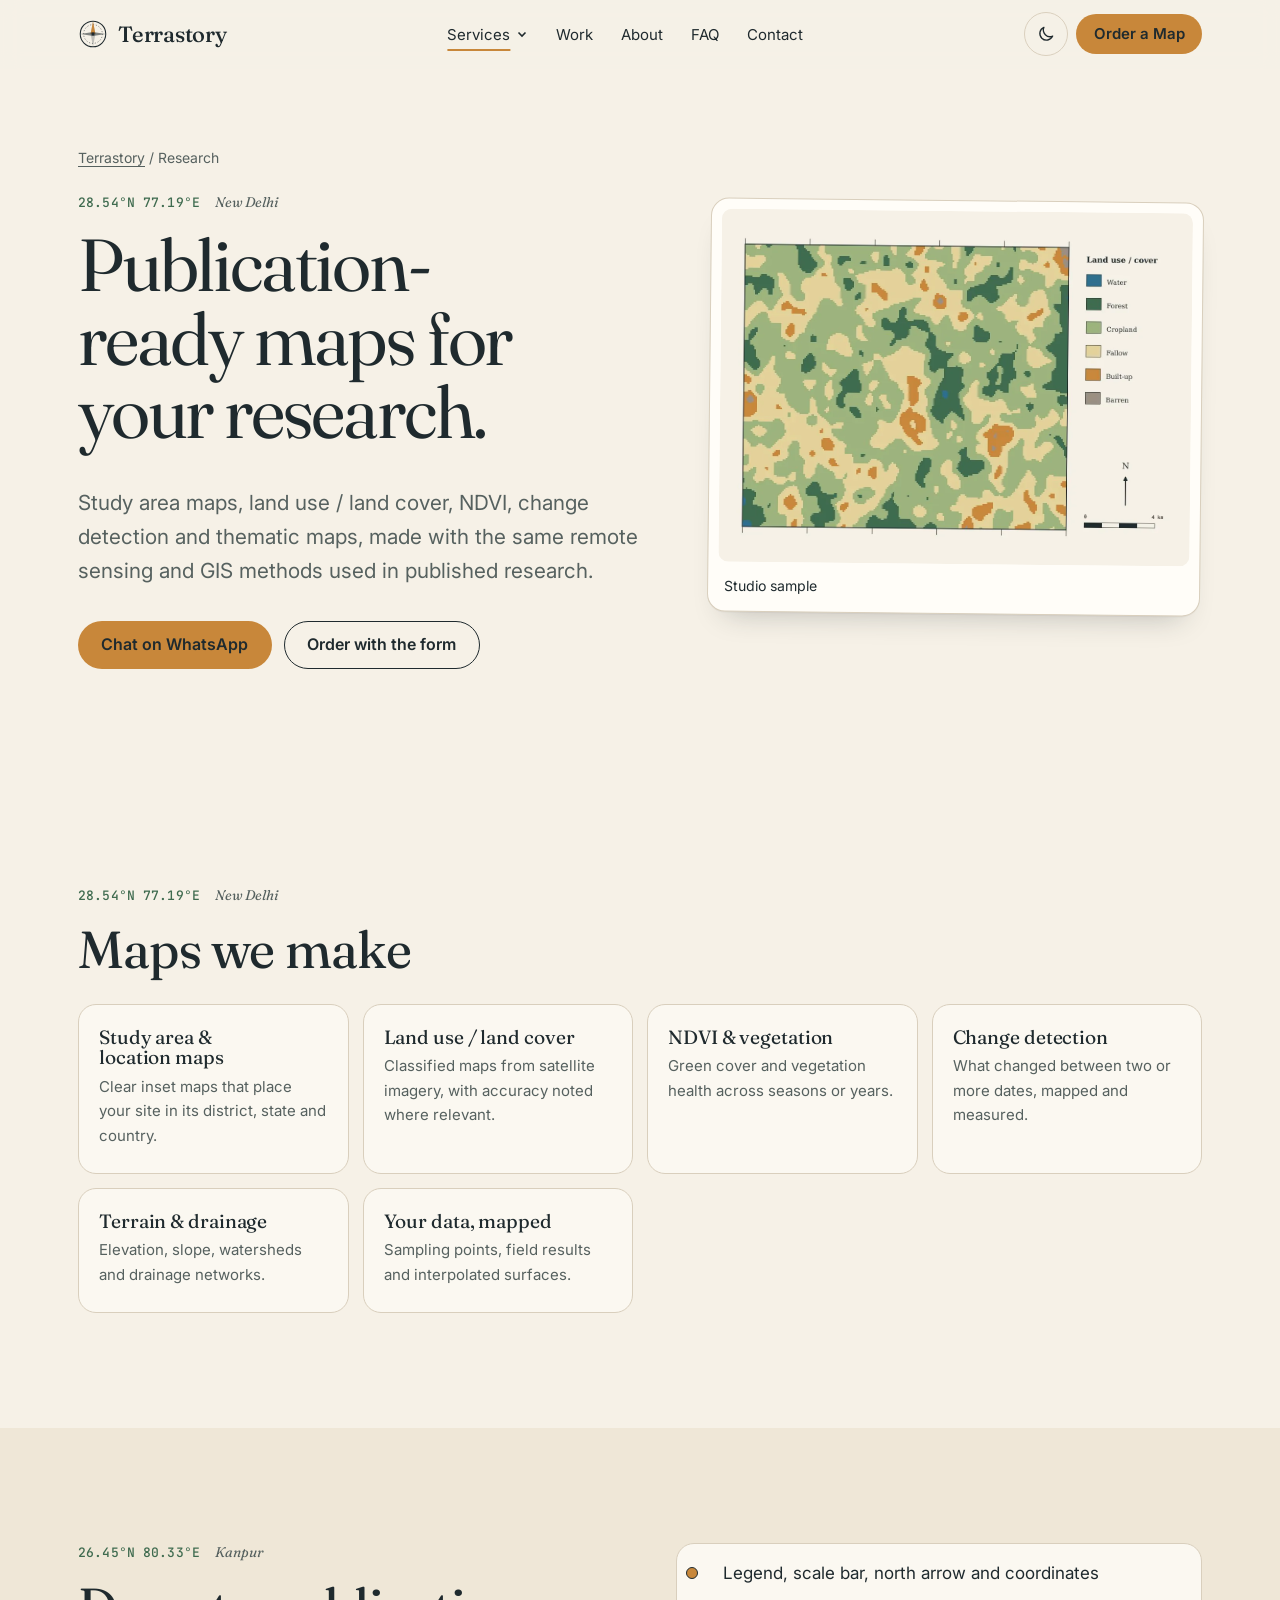
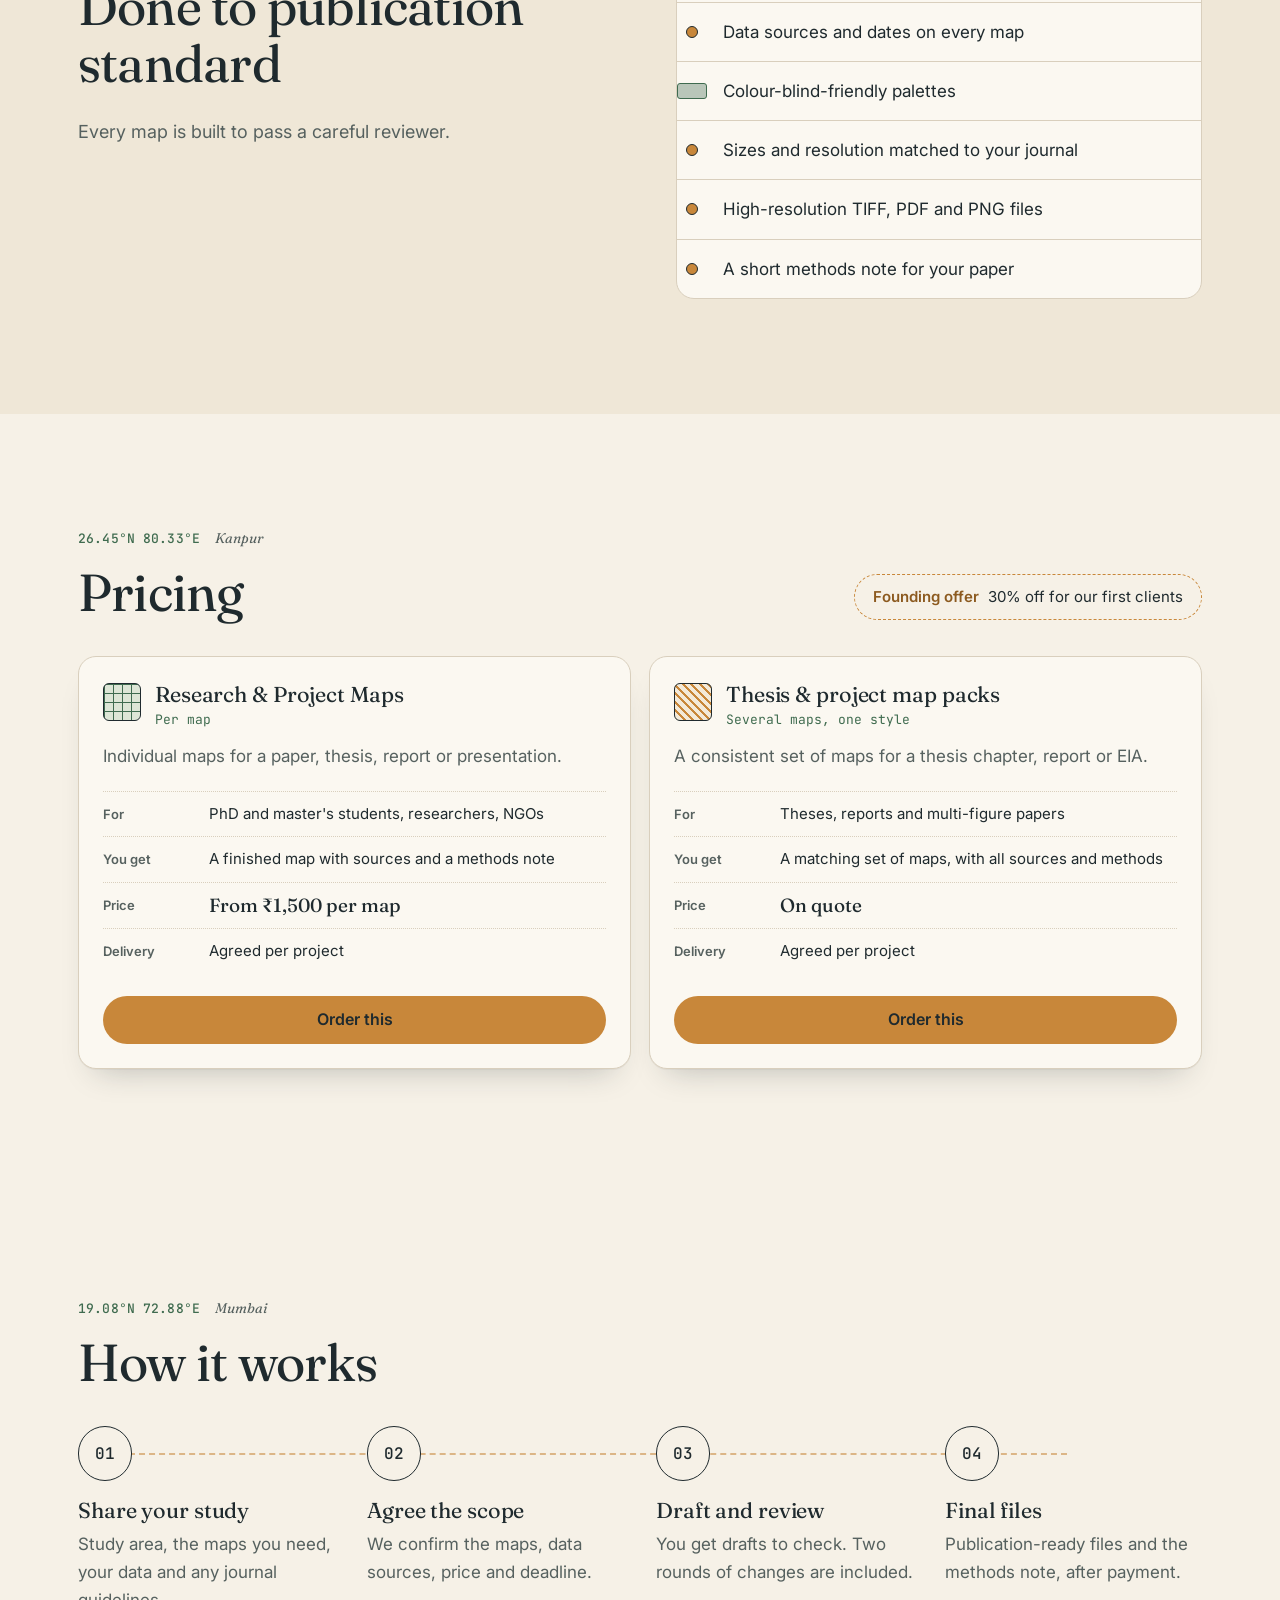
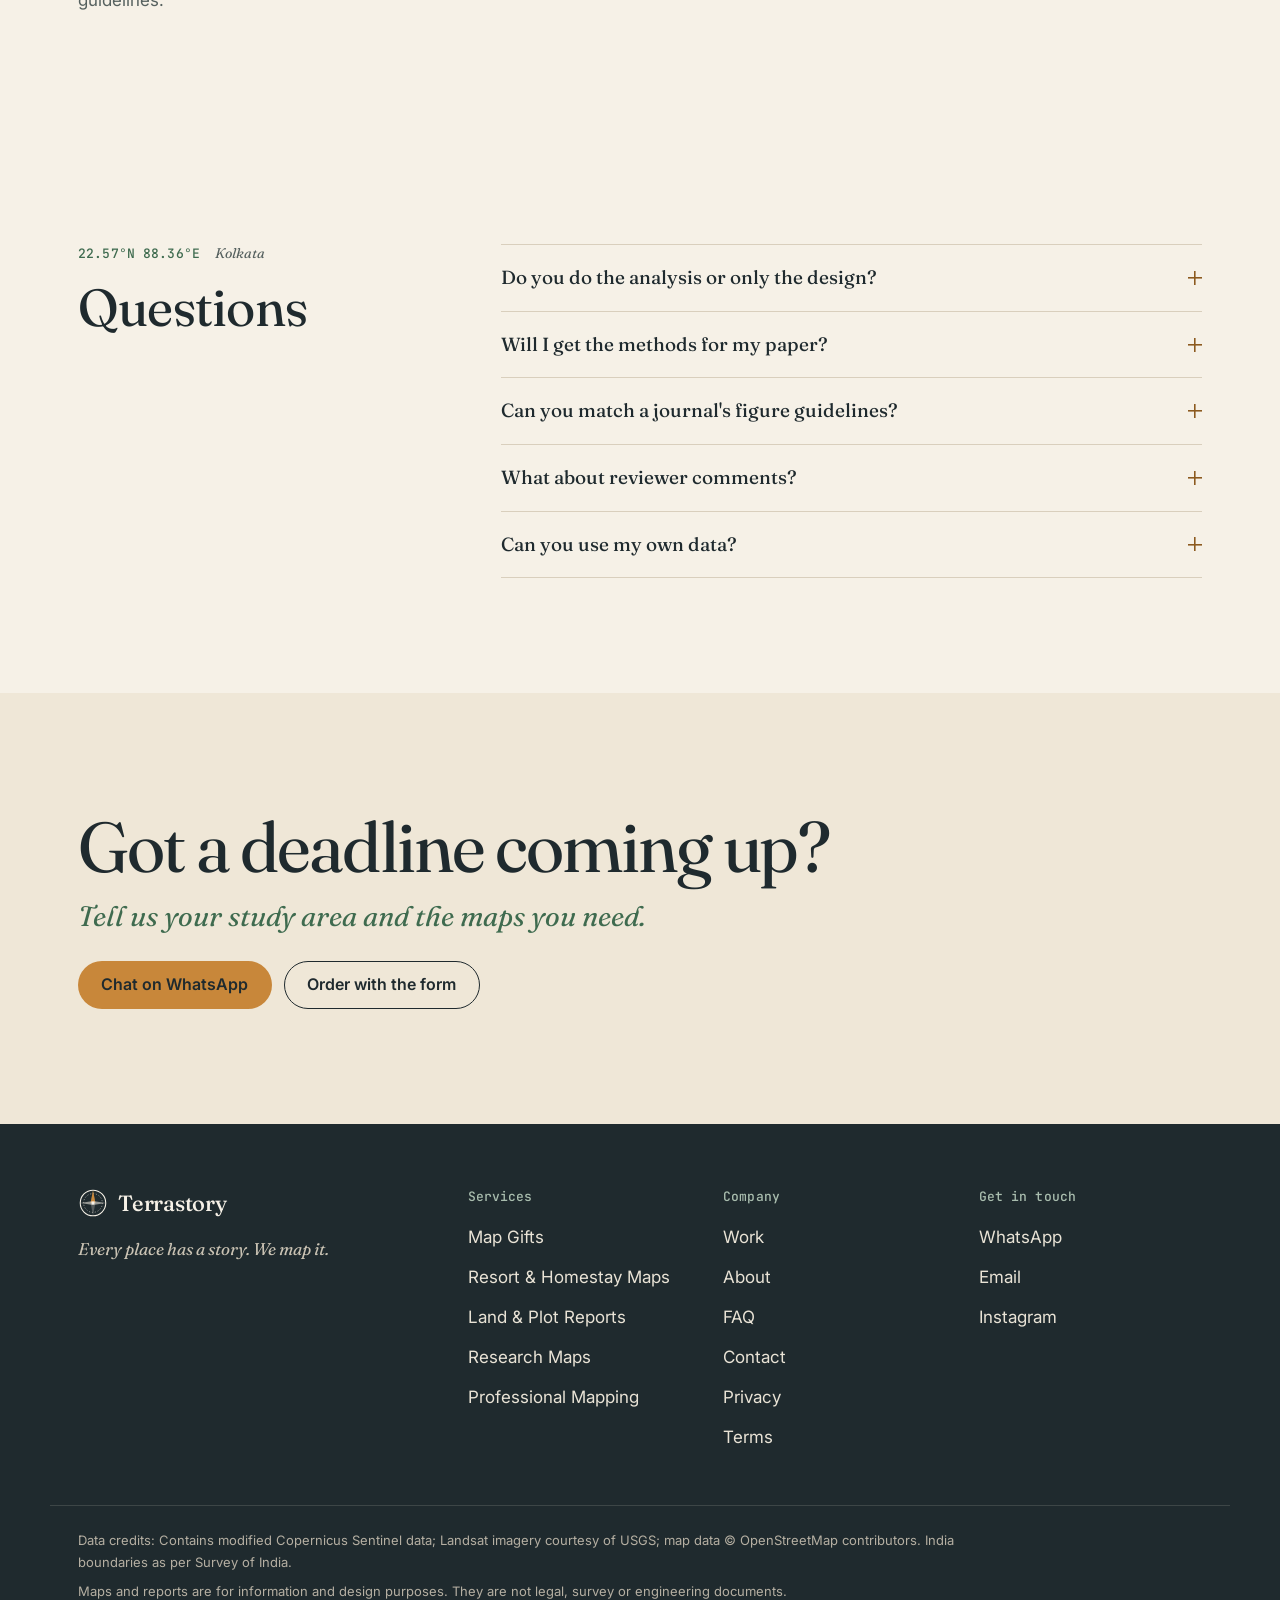
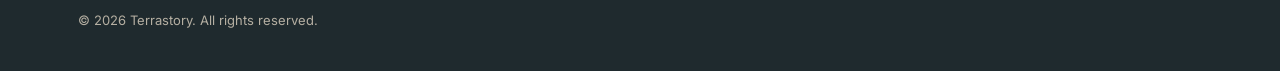
<file: research.html>
<!doctype html>
<html lang="en-IN">
<head>
  <meta charset="utf-8">
  <meta name="viewport" content="width=device-width, initial-scale=1">
  <title>Research & Thesis Maps: Study Area, LULC, NDVI, Change Detection | Terrastory</title>
  <meta name="description" content="Publication-ready study area, land use/land cover, NDVI, change detection and thematic maps for researchers and students in India. From ₹1,500 per map.">
  <link rel="canonical" href="https://kavyaagrawal-02.github.io/terrastory/research.html">
  <meta name="theme-color" content="#F6F1E7" media="(prefers-color-scheme: light)">
  <meta name="theme-color" content="#14202B" media="(prefers-color-scheme: dark)">
  <link rel="icon" href="favicon.svg" type="image/svg+xml">
  <link rel="apple-touch-icon" href="images/apple-touch-icon.png">
  <meta property="og:type" content="website">
  <meta property="og:site_name" content="Terrastory">
  <meta property="og:title" content="Research & Thesis Maps: Study Area, LULC, NDVI, Change Detection | Terrastory">
  <meta property="og:description" content="Publication-ready study area, land use/land cover, NDVI, change detection and thematic maps for researchers and students in India. From ₹1,500 per map.">
  <meta property="og:url" content="https://kavyaagrawal-02.github.io/terrastory/research.html">
  <meta property="og:image" content="https://kavyaagrawal-02.github.io/terrastory/images/og-image.jpg">
  <meta property="og:locale" content="en_IN">
  <meta name="twitter:card" content="summary_large_image">
  <link rel="preconnect" href="https://fonts.googleapis.com">
  <link rel="preconnect" href="https://fonts.gstatic.com" crossorigin>
  <link rel="stylesheet" href="https://fonts.googleapis.com/css2?family=Fraunces:ital,opsz,wght@0,9..144,300..650;1,9..144,300..500&family=Inter:wght@400;500;600&family=JetBrains+Mono:wght@400;500&display=swap">
  <link rel="stylesheet" href="style.css">
  <script>try { var t = localStorage.getItem('ts-theme'); if (t) document.documentElement.dataset.theme = t; } catch (e) {}</script>
  <script type="application/ld+json">
  {
   "@context": "https://schema.org",
   "@type": "Service",
   "name": "Research and thesis maps",
   "description": "Publication-ready study area, LULC, NDVI and change detection maps.",
   "provider": {
    "@type": "ProfessionalService",
    "name": "Terrastory",
    "url": "https://kavyaagrawal-02.github.io/terrastory/"
   },
   "areaServed": {
    "@type": "Country",
    "name": "India"
   },
   "offers": {
    "@type": "Offer",
    "price": "1500",
    "priceCurrency": "INR"
   }
  }
  </script>
  <script type="application/ld+json">
  {
   "@context": "https://schema.org",
   "@type": "FAQPage",
   "mainEntity": [
    {
     "@type": "Question",
     "name": "Do you do the analysis or only the design?",
     "acceptedAnswer": {
      "@type": "Answer",
      "text": "Both are possible. We can design maps from your results, or prepare standard layers such as land use, NDVI or change detection from satellite data. The research question and interpretation stay yours."
     }
    },
    {
     "@type": "Question",
     "name": "Will I get the methods for my paper?",
     "acceptedAnswer": {
      "@type": "Answer",
      "text": "Yes. Every analysis map comes with a short methods note: data sources, dates, resolution and processing steps, so you can cite and reproduce it."
     }
    },
    {
     "@type": "Question",
     "name": "Can you match a journal's figure guidelines?",
     "acceptedAnswer": {
      "@type": "Answer",
      "text": "Yes. Send the guidelines and we'll match size, resolution, fonts and file type."
     }
    },
    {
     "@type": "Question",
     "name": "What about reviewer comments?",
     "acceptedAnswer": {
      "@type": "Answer",
      "text": "Two rounds of revisions are included. Larger changes after review can be quoted separately."
     }
    },
    {
     "@type": "Question",
     "name": "Can you use my own data?",
     "acceptedAnswer": {
      "@type": "Answer",
      "text": "Yes. Field points, lab results, survey data or shapefiles can all be mapped. Your data is never shared or reused."
     }
    }
   ]
  }
  </script>
</head>
<body>
  <a class="skip-link" href="#main">Skip to content</a>
  <!-- Reusable symbols -->
  <svg width="0" height="0" class="visually-hidden" aria-hidden="true" focusable="false">
    <symbol id="compass" viewBox="0 0 40 40">
      <circle cx="20" cy="20" r="17" fill="none" stroke="currentColor" stroke-width="1.4"/>
      <circle cx="20" cy="20" r="12.5" fill="none" stroke="currentColor" stroke-width=".7" stroke-dasharray="1.5 2.4"/>
      <path d="M20 3 L23.2 20 L20 37 L16.8 20 Z" fill="currentColor" opacity=".25"/>
      <path d="M20 3 L23.2 20 L16.8 20 Z" fill="var(--ochre)"/>
      <path d="M3 20 L20 17.4 L37 20 L20 22.6 Z" fill="currentColor" opacity=".55"/>
      <circle cx="20" cy="20" r="2" fill="currentColor"/>
    </symbol>
    <symbol id="scalebar" viewBox="0 0 220 26">
      <g fill="none" stroke="currentColor" stroke-width="1">
        <rect x="10.5" y="8.5" width="200" height="6"/>
      </g>
      <g fill="currentColor">
        <rect x="10.5" y="8.5" width="25" height="6"/><rect x="60.5" y="8.5" width="25" height="6"/>
        <rect x="110.5" y="8.5" width="50" height="6"/>
      </g>
      <g font-family="JetBrains Mono, monospace" font-size="7" fill="currentColor" text-anchor="middle">
        <text x="10.5" y="24">0</text><text x="60.5" y="24">1</text><text x="110.5" y="24">2</text><text x="210.5" y="24">4 km</text>
      </g>
    </symbol>
  </svg>

  <header class="site-header" id="top">
    <div class="wrap header-inner">
      <a class="brand" href="index.html" aria-label="Terrastory home">
        <svg class="brand-mark" aria-hidden="true"><use href="#compass"/></svg>
        <span class="brand-name">Terrastory</span>
      </a>
      <nav class="site-nav" id="site-nav" aria-label="Main">
        <ul>
          <li class="has-sub is-current">
            <button class="sub-toggle" type="button" aria-expanded="false" aria-controls="services-menu">Services<svg viewBox="0 0 12 12" aria-hidden="true"><path d="M2.5 4.5 6 8l3.5-3.5"/></svg></button>
            <ul class="submenu" id="services-menu">
              <li><a href="gifts.html"><span class="sub-title">Map Gifts</span><span class="sub-text">Hometown, village and memory maps</span></a></li>
              <li><a href="resorts.html"><span class="sub-title">Resort &amp; Homestay Maps</span><span class="sub-text">Around Us, trail and welcome maps</span></a></li>
              <li><a href="land.html"><span class="sub-title">Land &amp; Plot Reports</span><span class="sub-text">How an area changed since 2000</span></a></li>
              <li><a href="research.html" aria-current="page"><span class="sub-title">Research Maps</span><span class="sub-text">Study area, LULC, NDVI, change</span></a></li>
              <li><a href="professionals.html"><span class="sub-title">Professional Mapping</span><span class="sub-text">EIA, real estate, site analysis</span></a></li>
            </ul>
          </li>
          <li><a href="index.html#work">Work</a></li>
          <li><a href="index.html#about">About</a></li>
          <li><a href="index.html#faq">FAQ</a></li>
          <li><a href="contact.html">Contact</a></li>
          <li class="nav-order"><a class="btn btn-primary" data-form href="contact.html">Order a Map</a></li>
        </ul>
      </nav>
      <div class="header-actions">
        <button class="theme-toggle" type="button" aria-label="Switch to night map" title="Night map">
          <svg viewBox="0 0 24 24" aria-hidden="true"><path class="sun" d="M12 4V2m0 20v-2m8-8h2M2 12h2m13.7-5.7 1.4-1.4M4.9 19.1l1.4-1.4m0-11.4L4.9 4.9m14.2 14.2-1.4-1.4M12 17a5 5 0 1 0 0-10 5 5 0 0 0 0 10z"/><path class="moon" d="M20 14.5A8 8 0 0 1 9.5 4a8 8 0 1 0 10.5 10.5z"/></svg>
        </button>
        <a class="btn btn-primary btn-sm header-cta" data-form href="contact.html">Order a Map</a>
        <button class="menu-toggle" type="button" aria-expanded="false" aria-controls="site-nav" aria-label="Open menu">
          <span></span><span></span>
        </button>
      </div>
    </div>
  </header>

  <main id="main">
    <section class="page-hero" aria-labelledby="page-title">
      <div class="wrap page-hero-grid">
        <div>
          <p class="crumb"><a href="index.html">Terrastory</a> <span aria-hidden="true">/</span> Research</p>
          <p class="coord">28.54°N 77.19°E <span>New Delhi</span></p>
          <h1 id="page-title">Publication-ready maps for your research.</h1>
          <p class="hero-sub">Study area maps, land use / land cover, NDVI, change detection and thematic maps, made with the same remote sensing and GIS methods used in published research.</p>
          <div class="btn-row">
            <a class="btn btn-primary" data-wa="Hi Terrastory! I need research maps.&#10;Study area: &#10;Maps needed: &#10;Deadline: " href="contact.html">Chat on WhatsApp</a>
            <a class="btn btn-ghost" data-form href="contact.html">Order with the form</a>
          </div>
        </div>
        <figure class="print print-tilt-r page-hero-print">
          <img src="images/work-4.webp" width="1200" height="900" alt="Sample land use and land cover research map with six classes, a legend, north arrow and scale bar.">
          <figcaption>Studio sample</figcaption>
        </figure>
      </div>
    </section>
    <section class="section">
      <div class="wrap">
        <p class="coord">28.54°N 77.19°E <span>New Delhi</span></p>
        <h2>Maps we make</h2>
        <ul class="tiles" role="list">
          <li class="tile"><h3>Study area &amp; location maps</h3><p>Clear inset maps that place your site in its district, state and country.</p></li>
          <li class="tile"><h3>Land use / land cover</h3><p>Classified maps from satellite imagery, with accuracy noted where relevant.</p></li>
          <li class="tile"><h3>NDVI &amp; vegetation</h3><p>Green cover and vegetation health across seasons or years.</p></li>
          <li class="tile"><h3>Change detection</h3><p>What changed between two or more dates, mapped and measured.</p></li>
          <li class="tile"><h3>Terrain &amp; drainage</h3><p>Elevation, slope, watersheds and drainage networks.</p></li>
          <li class="tile"><h3>Your data, mapped</h3><p>Sampling points, field results and interpolated surfaces.</p></li>
        </ul>
      </div>
    </section>
    <section class="section section-tint">
      <div class="wrap pro-grid">
        <div>
          <p class="coord">26.45°N 80.33°E <span>Kanpur</span></p>
          <h2>Done to publication standard</h2>
          <p class="lede">Every map is built to pass a careful reviewer.</p>
        </div>
        <ul class="legend-list" role="list">
          <li><span class="key key-point" aria-hidden="true"></span>Legend, scale bar, north arrow and coordinates</li>
          <li><span class="key key-point" aria-hidden="true"></span>Data sources and dates on every map</li>
          <li><span class="key key-area" aria-hidden="true"></span>Colour-blind-friendly palettes</li>
          <li><span class="key key-point" aria-hidden="true"></span>Sizes and resolution matched to your journal</li>
          <li><span class="key key-point" aria-hidden="true"></span>High-resolution TIFF, PDF and PNG files</li>
          <li><span class="key key-point" aria-hidden="true"></span>A short methods note for your paper</li>
        </ul>
      </div>
    </section>
    <section class="section">
      <div class="wrap">
        <div class="section-head">
          <div>
            <p class="coord">26.45°N 80.33°E <span>Kanpur</span></p>
            <h2>Pricing</h2>
          </div>
          <p class="offer-badge"><strong>Founding offer</strong> 30% off for our first clients</p>
        </div>
        <div class="products products-2">
          <article class="product" id="research-maps">
            <header class="product-head">
              <span class="swatch swatch-research" aria-hidden="true"></span>
              <div>
                <h3>Research &amp; Project Maps</h3>
                <p class="product-occasion">Per map</p>
              </div>
            </header>
            <p class="product-desc">Individual maps for a paper, thesis, report or presentation.</p>
            <dl class="product-meta">
              <div><dt>For</dt><dd>PhD and master's students, researchers, NGOs</dd></div>
              <div><dt>You get</dt><dd>A finished map with sources and a methods note</dd></div>
              <div><dt>Price</dt><dd class="price">From ₹1,500 per map</dd></div>
              <div><dt>Delivery</dt><dd>Agreed per project</dd></div>
            </dl>
            <a class="btn btn-primary btn-block" data-wa="Hi Terrastory! I need research maps.&#10;Study area: &#10;Maps needed (study area, LULC, NDVI, change detection...): &#10;Deadline: " href="contact.html">Order this</a>
          </article>
          <article class="product" id="map-packs">
            <header class="product-head">
              <span class="swatch swatch-plot" aria-hidden="true"></span>
              <div>
                <h3>Thesis &amp; project map packs</h3>
                <p class="product-occasion">Several maps, one style</p>
              </div>
            </header>
            <p class="product-desc">A consistent set of maps for a thesis chapter, report or EIA.</p>
            <dl class="product-meta">
              <div><dt>For</dt><dd>Theses, reports and multi-figure papers</dd></div>
              <div><dt>You get</dt><dd>A matching set of maps, with all sources and methods</dd></div>
              <div><dt>Price</dt><dd class="price">On quote</dd></div>
              <div><dt>Delivery</dt><dd>Agreed per project</dd></div>
            </dl>
            <a class="btn btn-primary btn-block" data-wa="Hi Terrastory! I&#x27;d like a quote for a set of research maps.&#10;Study area: &#10;Number and type of maps: &#10;Deadline: " href="contact.html">Order this</a>
          </article>
        </div>
      </div>
    </section>
    <section class="section">
      <div class="wrap">
        <p class="coord">19.08°N 72.88°E <span>Mumbai</span></p>
        <h2>How it works</h2>
        <ol class="steps">
          <li class="step">
            <span class="step-num" aria-hidden="true">01</span>
            <h3>Share your study</h3>
            <p>Study area, the maps you need, your data and any journal guidelines.</p>
          </li>
          <li class="step">
            <span class="step-num" aria-hidden="true">02</span>
            <h3>Agree the scope</h3>
            <p>We confirm the maps, data sources, price and deadline.</p>
          </li>
          <li class="step">
            <span class="step-num" aria-hidden="true">03</span>
            <h3>Draft and review</h3>
            <p>You get drafts to check. Two rounds of changes are included.</p>
          </li>
          <li class="step">
            <span class="step-num" aria-hidden="true">04</span>
            <h3>Final files</h3>
            <p>Publication-ready files and the methods note, after payment.</p>
          </li>
        </ol>
      </div>
    </section>
    <section class="section" id="faq">
      <div class="wrap faq-grid">
        <div>
          <p class="coord">22.57°N 88.36°E <span>Kolkata</span></p>
          <h2>Questions</h2>
        </div>
        <div class="faq-list">
          <details>
            <summary>Do you do the analysis or only the design?</summary>
            <p>Both are possible. We can design maps from your results, or prepare standard layers such as land use, NDVI or change detection from satellite data. The research question and interpretation stay yours.</p>
          </details>
          <details>
            <summary>Will I get the methods for my paper?</summary>
            <p>Yes. Every analysis map comes with a short methods note: data sources, dates, resolution and processing steps, so you can cite and reproduce it.</p>
          </details>
          <details>
            <summary>Can you match a journal's figure guidelines?</summary>
            <p>Yes. Send the guidelines and we'll match size, resolution, fonts and file type.</p>
          </details>
          <details>
            <summary>What about reviewer comments?</summary>
            <p>Two rounds of revisions are included. Larger changes after review can be quoted separately.</p>
          </details>
          <details>
            <summary>Can you use my own data?</summary>
            <p>Yes. Field points, lab results, survey data or shapefiles can all be mapped. Your data is never shared or reused.</p>
          </details>
        </div>
      </div>
    </section>
    <section class="section cta" aria-labelledby="cta-title">
      <div class="wrap">
        <h2 id="cta-title">Got a deadline coming up?</h2>
        <p class="cta-sub">Tell us your study area and the maps you need.</p>
        <div class="btn-row">
          <a class="btn btn-primary" data-wa="Hi Terrastory! I need research maps.&#10;Study area: &#10;Maps needed: &#10;Deadline: " href="contact.html">Chat on WhatsApp</a>
          <a class="btn btn-ghost" data-form href="contact.html">Order with the form</a>
        </div>
      </div>
    </section>
  </main>

  <footer class="site-footer">
    <div class="wrap footer-grid">
      <div class="footer-brand">
        <a class="brand" href="index.html">
          <svg class="brand-mark" aria-hidden="true"><use href="#compass"/></svg>
          <span class="brand-name">Terrastory</span>
        </a>
        <p>Every place has a story. We map it.</p>
      </div>
      <nav aria-label="Services">
        <h2 class="footer-h">Services</h2>
        <ul>
          <li><a href="gifts.html">Map Gifts</a></li>
          <li><a href="resorts.html">Resort &amp; Homestay Maps</a></li>
          <li><a href="land.html">Land &amp; Plot Reports</a></li>
          <li><a href="research.html">Research Maps</a></li>
          <li><a href="professionals.html">Professional Mapping</a></li>
        </ul>
      </nav>
      <nav aria-label="Company">
        <h2 class="footer-h">Company</h2>
        <ul>
          <li><a href="index.html#work">Work</a></li>
          <li><a href="index.html#about">About</a></li>
          <li><a href="index.html#faq">FAQ</a></li>
          <li><a href="contact.html">Contact</a></li>
          <li><a href="privacy.html">Privacy</a></li>
          <li><a href="terms.html">Terms</a></li>
        </ul>
      </nav>
      <div>
        <h2 class="footer-h">Get in touch</h2>
        <ul>
          <li><a data-wa="Hi Terrastory!" href="contact.html">WhatsApp</a></li>
          <li><a data-email href="contact.html">Email</a></li>
          <li><a data-instagram href="contact.html" rel="noopener">Instagram</a></li>
        </ul>
      </div>
    </div>
    <div class="wrap footer-fine">
      <p>Data credits: Contains modified Copernicus Sentinel data; Landsat imagery courtesy of USGS; map data © OpenStreetMap contributors. India boundaries as per Survey of India.</p>
      <p>Maps and reports are for information and design purposes. They are not legal, survey or engineering documents.</p>
      <p>© 2026 Terrastory. All rights reserved.</p>
    </div>
  </footer>

  <script src="script.js" defer></script>
</body>
</html>
</file>
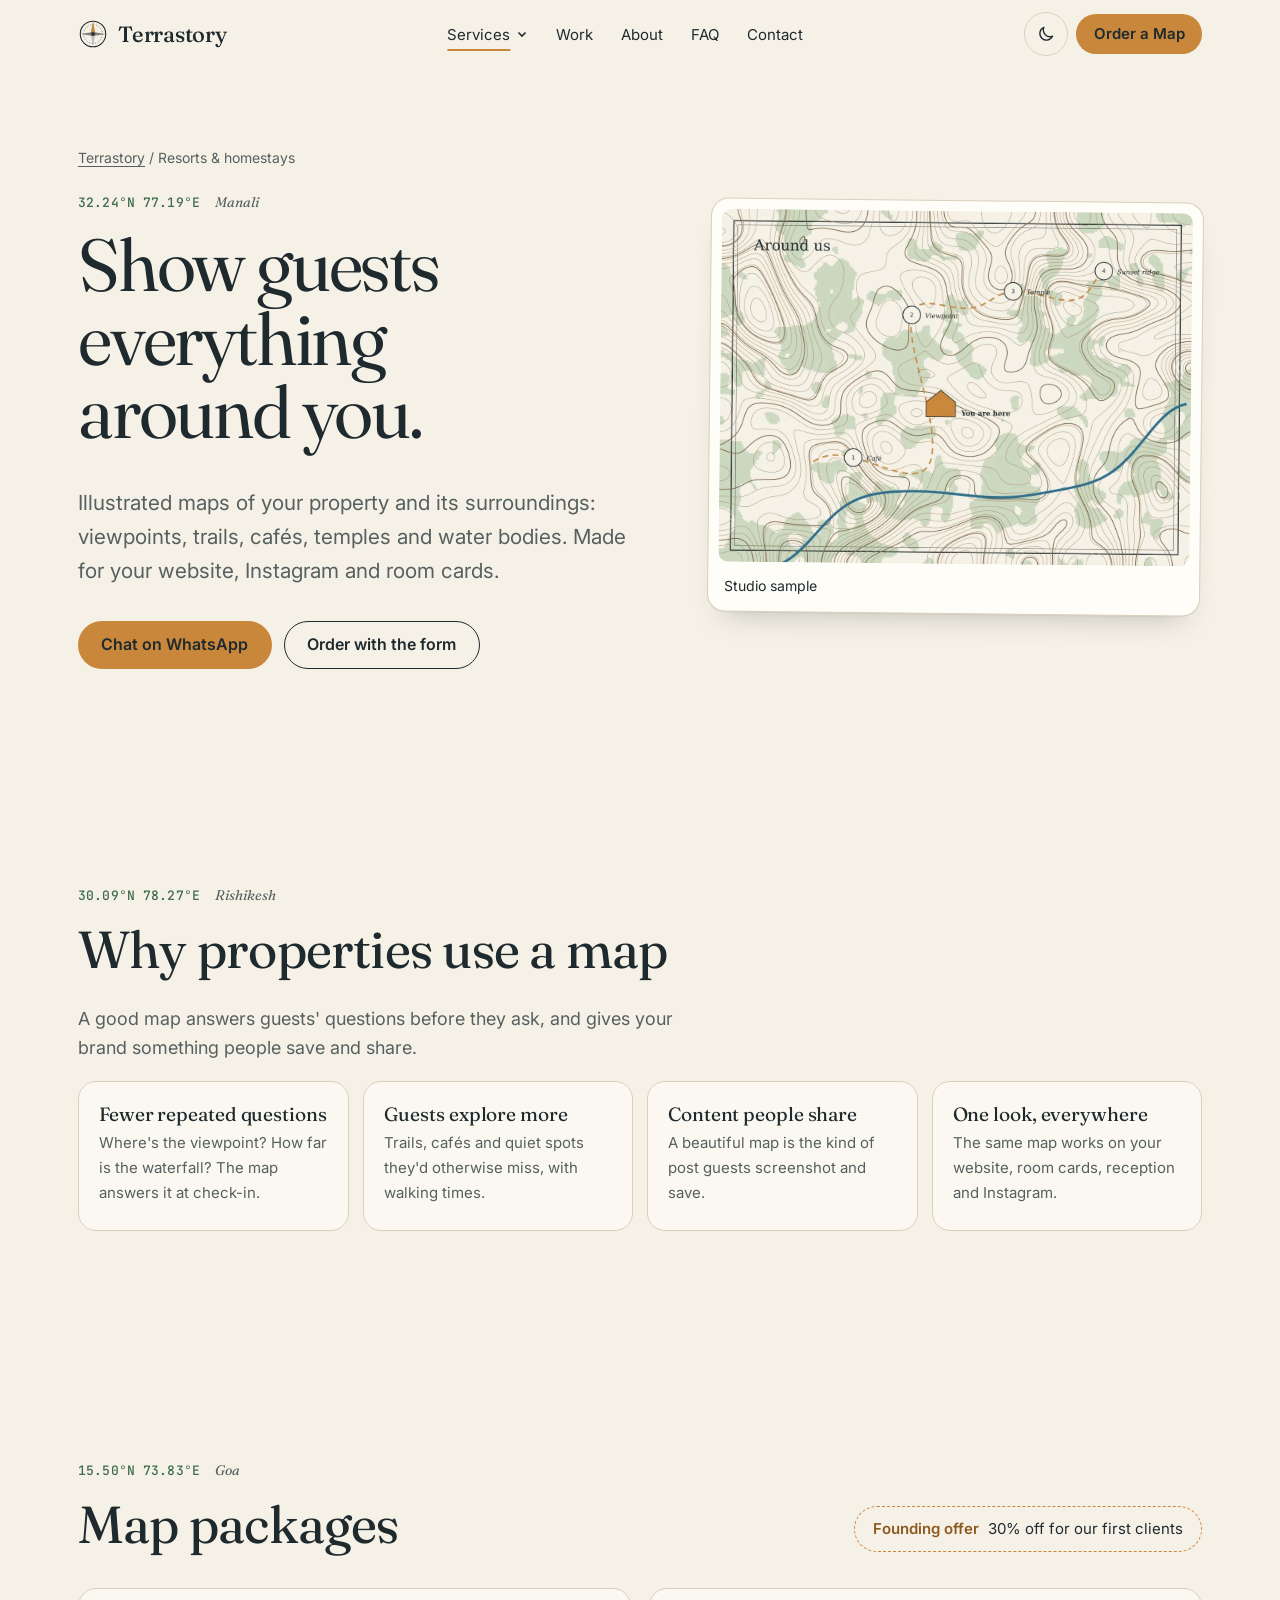
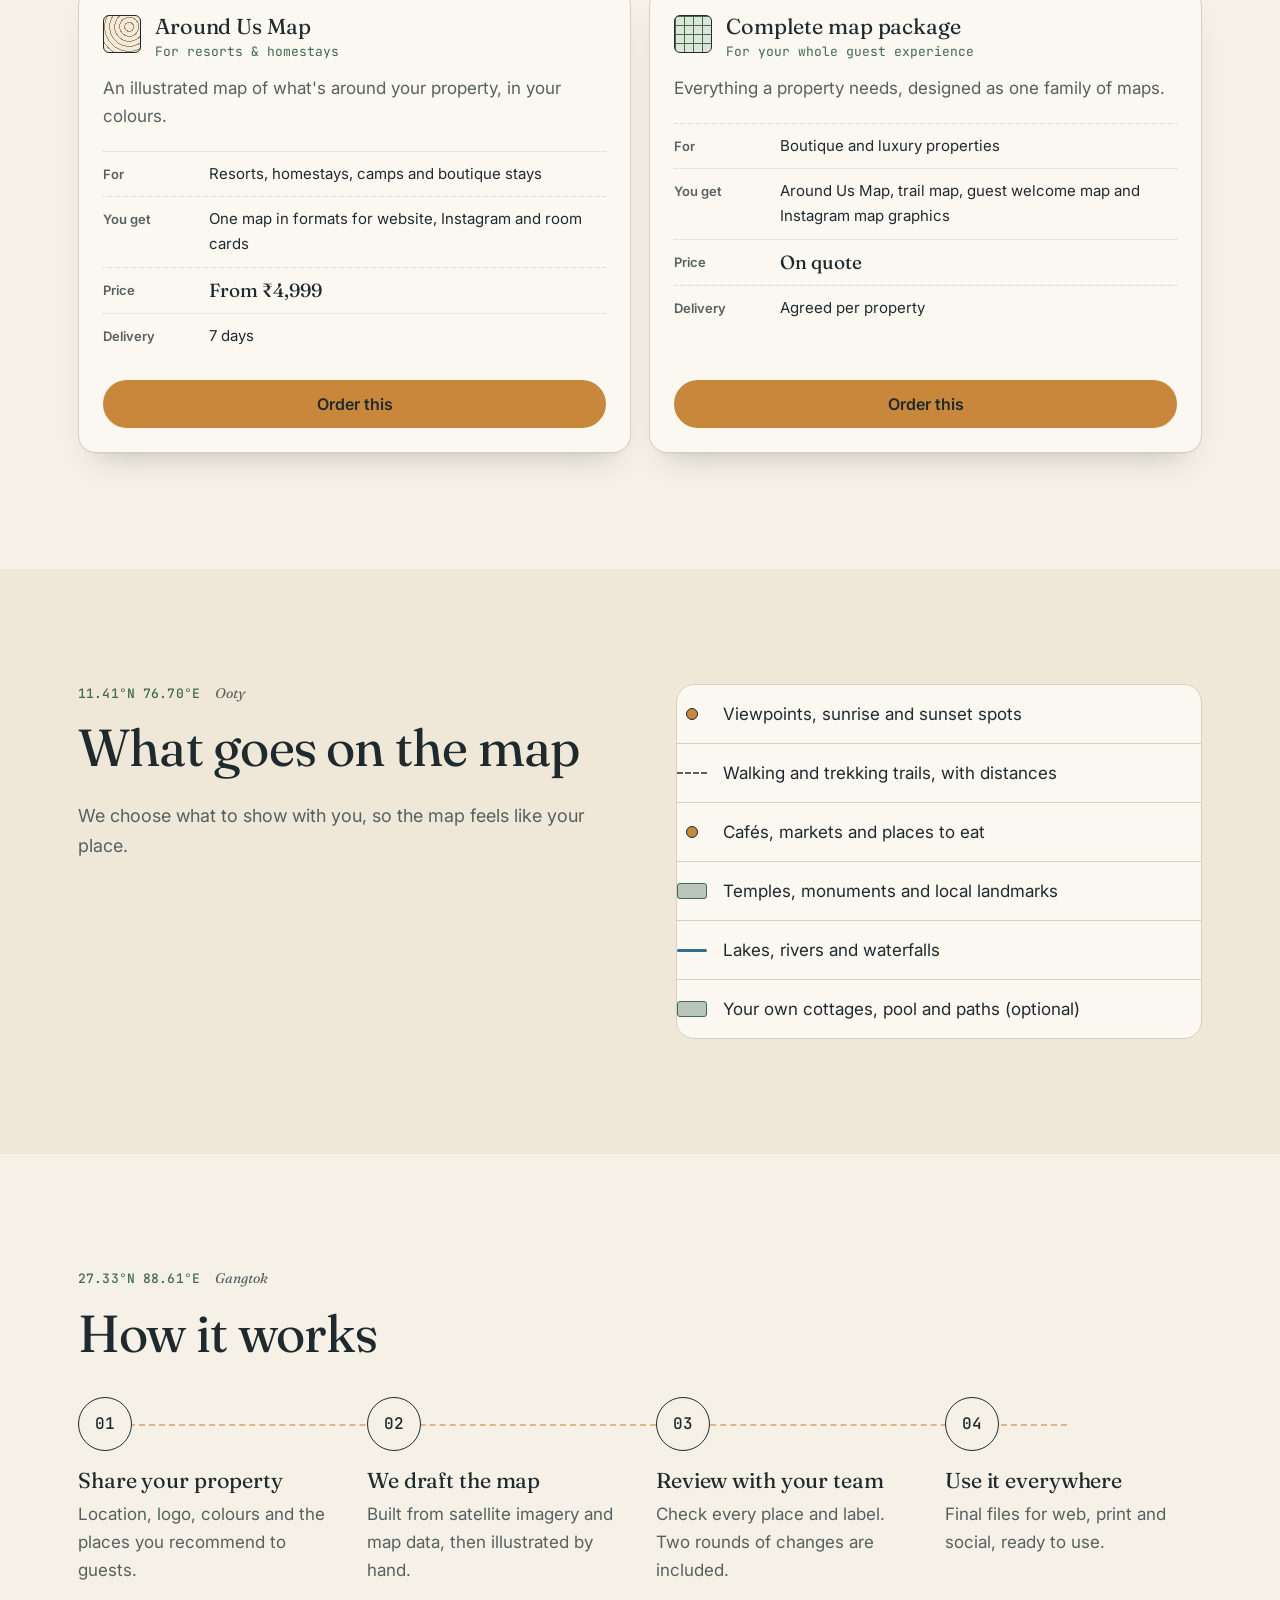
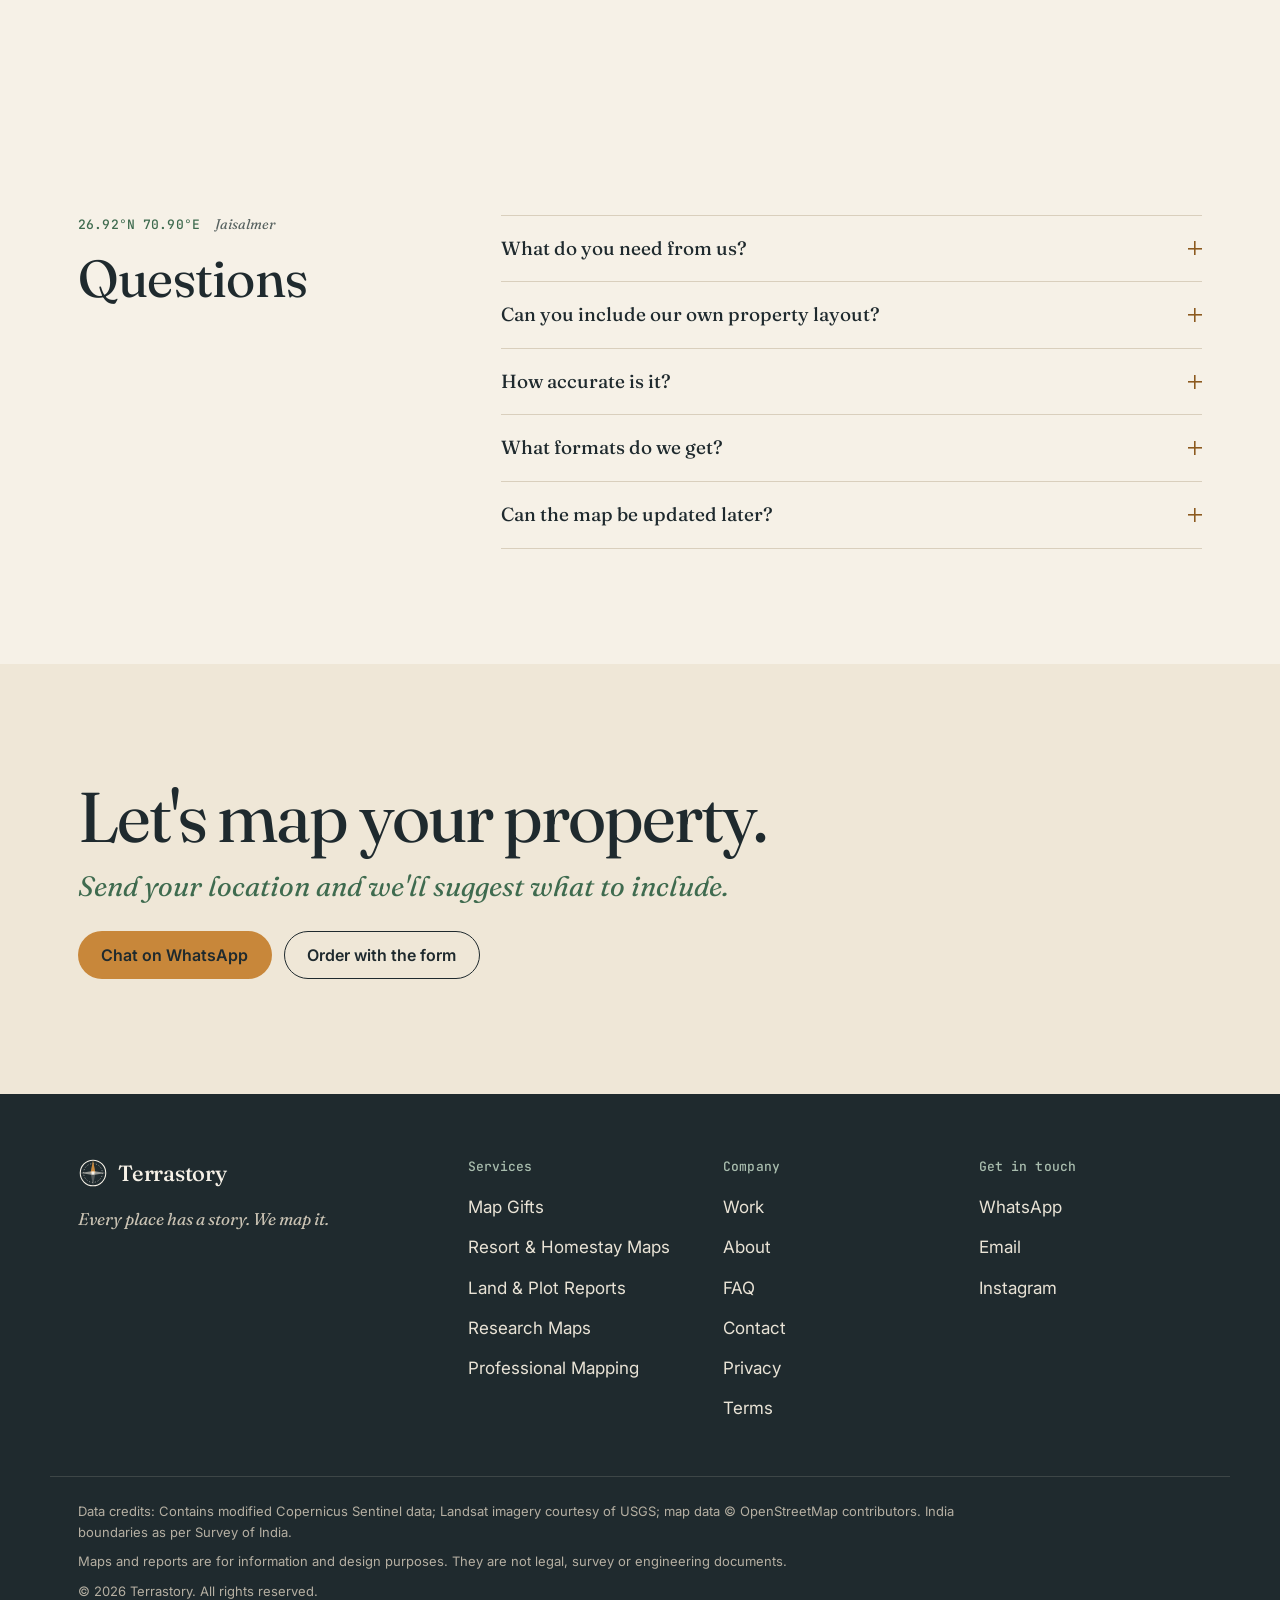
<file: resorts.html>
<!doctype html>
<html lang="en-IN">
<head>
  <meta charset="utf-8">
  <meta name="viewport" content="width=device-width, initial-scale=1">
  <title>Maps for Resorts & Homestays: Around Us & Trail Maps | Terrastory</title>
  <meta name="description" content="Illustrated Around Us maps, trail maps and guest welcome maps for resorts, homestays and boutique stays in India. From ₹4,999.">
  <link rel="canonical" href="https://kavyaagrawal-02.github.io/terrastory/resorts.html">
  <meta name="theme-color" content="#F6F1E7" media="(prefers-color-scheme: light)">
  <meta name="theme-color" content="#14202B" media="(prefers-color-scheme: dark)">
  <link rel="icon" href="favicon.svg" type="image/svg+xml">
  <link rel="apple-touch-icon" href="images/apple-touch-icon.png">
  <meta property="og:type" content="website">
  <meta property="og:site_name" content="Terrastory">
  <meta property="og:title" content="Maps for Resorts & Homestays: Around Us & Trail Maps | Terrastory">
  <meta property="og:description" content="Illustrated Around Us maps, trail maps and guest welcome maps for resorts, homestays and boutique stays in India. From ₹4,999.">
  <meta property="og:url" content="https://kavyaagrawal-02.github.io/terrastory/resorts.html">
  <meta property="og:image" content="https://kavyaagrawal-02.github.io/terrastory/images/og-image.jpg">
  <meta property="og:locale" content="en_IN">
  <meta name="twitter:card" content="summary_large_image">
  <link rel="preconnect" href="https://fonts.googleapis.com">
  <link rel="preconnect" href="https://fonts.gstatic.com" crossorigin>
  <link rel="stylesheet" href="https://fonts.googleapis.com/css2?family=Fraunces:ital,opsz,wght@0,9..144,300..650;1,9..144,300..500&family=Inter:wght@400;500;600&family=JetBrains+Mono:wght@400;500&display=swap">
  <link rel="stylesheet" href="style.css">
  <script>try { var t = localStorage.getItem('ts-theme'); if (t) document.documentElement.dataset.theme = t; } catch (e) {}</script>
  <script type="application/ld+json">
  {
   "@context": "https://schema.org",
   "@type": "Service",
   "name": "Around Us Map for resorts and homestays",
   "description": "Illustrated maps of a property's surroundings for websites, room cards and social media.",
   "provider": {
    "@type": "ProfessionalService",
    "name": "Terrastory",
    "url": "https://kavyaagrawal-02.github.io/terrastory/"
   },
   "areaServed": {
    "@type": "Country",
    "name": "India"
   },
   "offers": {
    "@type": "Offer",
    "price": "4999",
    "priceCurrency": "INR"
   }
  }
  </script>
  <script type="application/ld+json">
  {
   "@context": "https://schema.org",
   "@type": "FAQPage",
   "mainEntity": [
    {
     "@type": "Question",
     "name": "What do you need from us?",
     "acceptedAnswer": {
      "@type": "Answer",
      "text": "Your property's location, the places you recommend to guests, and your logo and colours. Photos of the places help but aren't required."
     }
    },
    {
     "@type": "Question",
     "name": "Can you include our own property layout?",
     "acceptedAnswer": {
      "@type": "Answer",
      "text": "Yes. We can draw your cottages, pool, restaurant and paths from satellite imagery and a simple sketch or plan you share."
     }
    },
    {
     "@type": "Question",
     "name": "How accurate is it?",
     "acceptedAnswer": {
      "@type": "Answer",
      "text": "The base is built from satellite imagery and OpenStreetMap, and every place on the map is checked with you before final delivery."
     }
    },
    {
     "@type": "Question",
     "name": "What formats do we get?",
     "acceptedAnswer": {
      "@type": "Answer",
      "text": "Files sized for your website, Instagram posts and stories, printable room cards and a reception poster. Tell us if you need another size."
     }
    },
    {
     "@type": "Question",
     "name": "Can the map be updated later?",
     "acceptedAnswer": {
      "@type": "Answer",
      "text": "Yes. If a café closes or you open a new trail, updates can be quoted separately."
     }
    }
   ]
  }
  </script>
</head>
<body>
  <a class="skip-link" href="#main">Skip to content</a>
  <!-- Reusable symbols -->
  <svg width="0" height="0" class="visually-hidden" aria-hidden="true" focusable="false">
    <symbol id="compass" viewBox="0 0 40 40">
      <circle cx="20" cy="20" r="17" fill="none" stroke="currentColor" stroke-width="1.4"/>
      <circle cx="20" cy="20" r="12.5" fill="none" stroke="currentColor" stroke-width=".7" stroke-dasharray="1.5 2.4"/>
      <path d="M20 3 L23.2 20 L20 37 L16.8 20 Z" fill="currentColor" opacity=".25"/>
      <path d="M20 3 L23.2 20 L16.8 20 Z" fill="var(--ochre)"/>
      <path d="M3 20 L20 17.4 L37 20 L20 22.6 Z" fill="currentColor" opacity=".55"/>
      <circle cx="20" cy="20" r="2" fill="currentColor"/>
    </symbol>
    <symbol id="scalebar" viewBox="0 0 220 26">
      <g fill="none" stroke="currentColor" stroke-width="1">
        <rect x="10.5" y="8.5" width="200" height="6"/>
      </g>
      <g fill="currentColor">
        <rect x="10.5" y="8.5" width="25" height="6"/><rect x="60.5" y="8.5" width="25" height="6"/>
        <rect x="110.5" y="8.5" width="50" height="6"/>
      </g>
      <g font-family="JetBrains Mono, monospace" font-size="7" fill="currentColor" text-anchor="middle">
        <text x="10.5" y="24">0</text><text x="60.5" y="24">1</text><text x="110.5" y="24">2</text><text x="210.5" y="24">4 km</text>
      </g>
    </symbol>
  </svg>

  <header class="site-header" id="top">
    <div class="wrap header-inner">
      <a class="brand" href="index.html" aria-label="Terrastory home">
        <svg class="brand-mark" aria-hidden="true"><use href="#compass"/></svg>
        <span class="brand-name">Terrastory</span>
      </a>
      <nav class="site-nav" id="site-nav" aria-label="Main">
        <ul>
          <li class="has-sub is-current">
            <button class="sub-toggle" type="button" aria-expanded="false" aria-controls="services-menu">Services<svg viewBox="0 0 12 12" aria-hidden="true"><path d="M2.5 4.5 6 8l3.5-3.5"/></svg></button>
            <ul class="submenu" id="services-menu">
              <li><a href="gifts.html"><span class="sub-title">Map Gifts</span><span class="sub-text">Hometown, village and memory maps</span></a></li>
              <li><a href="resorts.html" aria-current="page"><span class="sub-title">Resort &amp; Homestay Maps</span><span class="sub-text">Around Us, trail and welcome maps</span></a></li>
              <li><a href="land.html"><span class="sub-title">Land &amp; Plot Reports</span><span class="sub-text">How an area changed since 2000</span></a></li>
              <li><a href="research.html"><span class="sub-title">Research Maps</span><span class="sub-text">Study area, LULC, NDVI, change</span></a></li>
              <li><a href="professionals.html"><span class="sub-title">Professional Mapping</span><span class="sub-text">EIA, real estate, site analysis</span></a></li>
            </ul>
          </li>
          <li><a href="index.html#work">Work</a></li>
          <li><a href="index.html#about">About</a></li>
          <li><a href="index.html#faq">FAQ</a></li>
          <li><a href="contact.html">Contact</a></li>
          <li class="nav-order"><a class="btn btn-primary" data-form href="contact.html">Order a Map</a></li>
        </ul>
      </nav>
      <div class="header-actions">
        <button class="theme-toggle" type="button" aria-label="Switch to night map" title="Night map">
          <svg viewBox="0 0 24 24" aria-hidden="true"><path class="sun" d="M12 4V2m0 20v-2m8-8h2M2 12h2m13.7-5.7 1.4-1.4M4.9 19.1l1.4-1.4m0-11.4L4.9 4.9m14.2 14.2-1.4-1.4M12 17a5 5 0 1 0 0-10 5 5 0 0 0 0 10z"/><path class="moon" d="M20 14.5A8 8 0 0 1 9.5 4a8 8 0 1 0 10.5 10.5z"/></svg>
        </button>
        <a class="btn btn-primary btn-sm header-cta" data-form href="contact.html">Order a Map</a>
        <button class="menu-toggle" type="button" aria-expanded="false" aria-controls="site-nav" aria-label="Open menu">
          <span></span><span></span>
        </button>
      </div>
    </div>
  </header>

  <main id="main">
    <section class="page-hero" aria-labelledby="page-title">
      <div class="wrap page-hero-grid">
        <div>
          <p class="crumb"><a href="index.html">Terrastory</a> <span aria-hidden="true">/</span> Resorts &amp; homestays</p>
          <p class="coord">32.24°N 77.19°E <span>Manali</span></p>
          <h1 id="page-title">Show guests everything around you.</h1>
          <p class="hero-sub">Illustrated maps of your property and its surroundings: viewpoints, trails, cafés, temples and water bodies. Made for your website, Instagram and room cards.</p>
          <div class="btn-row">
            <a class="btn btn-primary" data-wa="Hi Terrastory! I run a resort/homestay and I&#x27;m interested in a map.&#10;Property name: &#10;Location (Google Maps pin): " href="contact.html">Chat on WhatsApp</a>
            <a class="btn btn-ghost" data-form href="contact.html">Order with the form</a>
          </div>
        </div>
        <figure class="print print-tilt-r page-hero-print">
          <img src="images/work-2.webp" width="1200" height="900" alt="Sample Around Us map for a hill resort with contour lines, a dotted trail and numbered stops for a café, viewpoint, temple and sunset ridge.">
          <figcaption>Studio sample</figcaption>
        </figure>
      </div>
    </section>
    <section class="section">
      <div class="wrap">
        <p class="coord">30.09°N 78.27°E <span>Rishikesh</span></p>
        <h2>Why properties use a map</h2>
        <p class="lede">A good map answers guests' questions before they ask, and gives your brand something people save and share.</p>
        <ul class="tiles" role="list">
          <li class="tile"><h3>Fewer repeated questions</h3><p>Where's the viewpoint? How far is the waterfall? The map answers it at check-in.</p></li>
          <li class="tile"><h3>Guests explore more</h3><p>Trails, cafés and quiet spots they'd otherwise miss, with walking times.</p></li>
          <li class="tile"><h3>Content people share</h3><p>A beautiful map is the kind of post guests screenshot and save.</p></li>
          <li class="tile"><h3>One look, everywhere</h3><p>The same map works on your website, room cards, reception and Instagram.</p></li>
        </ul>
      </div>
    </section>
    <section class="section">
      <div class="wrap">
        <div class="section-head">
          <div>
            <p class="coord">15.50°N 73.83°E <span>Goa</span></p>
            <h2>Map packages</h2>
          </div>
          <p class="offer-badge"><strong>Founding offer</strong> 30% off for our first clients</p>
        </div>
        <div class="products products-2">
          <article class="product" id="around-us">
            <header class="product-head">
              <span class="swatch swatch-around" aria-hidden="true"></span>
              <div>
                <h3>Around Us Map</h3>
                <p class="product-occasion">For resorts &amp; homestays</p>
              </div>
            </header>
            <p class="product-desc">An illustrated map of what's around your property, in your colours.</p>
            <dl class="product-meta">
              <div><dt>For</dt><dd>Resorts, homestays, camps and boutique stays</dd></div>
              <div><dt>You get</dt><dd>One map in formats for website, Instagram and room cards</dd></div>
              <div><dt>Price</dt><dd class="price">From ₹4,999</dd></div>
              <div><dt>Delivery</dt><dd>7 days</dd></div>
            </dl>
            <a class="btn btn-primary btn-block" data-wa="Hi Terrastory! I&#x27;m interested in an Around Us Map.&#10;Property name: &#10;Location (Google Maps pin): &#10;Places you want on the map: " href="contact.html">Order this</a>
          </article>
          <article class="product" id="map-package">
            <header class="product-head">
              <span class="swatch swatch-research" aria-hidden="true"></span>
              <div>
                <h3>Complete map package</h3>
                <p class="product-occasion">For your whole guest experience</p>
              </div>
            </header>
            <p class="product-desc">Everything a property needs, designed as one family of maps.</p>
            <dl class="product-meta">
              <div><dt>For</dt><dd>Boutique and luxury properties</dd></div>
              <div><dt>You get</dt><dd>Around Us Map, trail map, guest welcome map and Instagram map graphics</dd></div>
              <div><dt>Price</dt><dd class="price">On quote</dd></div>
              <div><dt>Delivery</dt><dd>Agreed per property</dd></div>
            </dl>
            <a class="btn btn-primary btn-block" data-wa="Hi Terrastory! I&#x27;d like a quote for a complete map package for our property.&#10;Property name: &#10;Location: &#10;Maps we need: " href="contact.html">Order this</a>
          </article>
        </div>
      </div>
    </section>
    <section class="section section-tint">
      <div class="wrap pro-grid">
        <div>
          <p class="coord">11.41°N 76.70°E <span>Ooty</span></p>
          <h2>What goes on the map</h2>
          <p class="lede">We choose what to show with you, so the map feels like your place.</p>
        </div>
        <ul class="legend-list" role="list">
          <li><span class="key key-point" aria-hidden="true"></span>Viewpoints, sunrise and sunset spots</li>
          <li><span class="key key-dash" aria-hidden="true"></span>Walking and trekking trails, with distances</li>
          <li><span class="key key-point" aria-hidden="true"></span>Cafés, markets and places to eat</li>
          <li><span class="key key-area" aria-hidden="true"></span>Temples, monuments and local landmarks</li>
          <li><span class="key key-line" aria-hidden="true"></span>Lakes, rivers and waterfalls</li>
          <li><span class="key key-area" aria-hidden="true"></span>Your own cottages, pool and paths (optional)</li>
        </ul>
      </div>
    </section>
    <section class="section">
      <div class="wrap">
        <p class="coord">27.33°N 88.61°E <span>Gangtok</span></p>
        <h2>How it works</h2>
        <ol class="steps">
          <li class="step">
            <span class="step-num" aria-hidden="true">01</span>
            <h3>Share your property</h3>
            <p>Location, logo, colours and the places you recommend to guests.</p>
          </li>
          <li class="step">
            <span class="step-num" aria-hidden="true">02</span>
            <h3>We draft the map</h3>
            <p>Built from satellite imagery and map data, then illustrated by hand.</p>
          </li>
          <li class="step">
            <span class="step-num" aria-hidden="true">03</span>
            <h3>Review with your team</h3>
            <p>Check every place and label. Two rounds of changes are included.</p>
          </li>
          <li class="step">
            <span class="step-num" aria-hidden="true">04</span>
            <h3>Use it everywhere</h3>
            <p>Final files for web, print and social, ready to use.</p>
          </li>
        </ol>
      </div>
    </section>
    <section class="section" id="faq">
      <div class="wrap faq-grid">
        <div>
          <p class="coord">26.92°N 70.90°E <span>Jaisalmer</span></p>
          <h2>Questions</h2>
        </div>
        <div class="faq-list">
          <details>
            <summary>What do you need from us?</summary>
            <p>Your property's location, the places you recommend to guests, and your logo and colours. Photos of the places help but aren't required.</p>
          </details>
          <details>
            <summary>Can you include our own property layout?</summary>
            <p>Yes. We can draw your cottages, pool, restaurant and paths from satellite imagery and a simple sketch or plan you share.</p>
          </details>
          <details>
            <summary>How accurate is it?</summary>
            <p>The base is built from satellite imagery and OpenStreetMap, and every place on the map is checked with you before final delivery.</p>
          </details>
          <details>
            <summary>What formats do we get?</summary>
            <p>Files sized for your website, Instagram posts and stories, printable room cards and a reception poster. Tell us if you need another size.</p>
          </details>
          <details>
            <summary>Can the map be updated later?</summary>
            <p>Yes. If a café closes or you open a new trail, updates can be quoted separately.</p>
          </details>
        </div>
      </div>
    </section>
    <section class="section cta" aria-labelledby="cta-title">
      <div class="wrap">
        <h2 id="cta-title">Let's map your property.</h2>
        <p class="cta-sub">Send your location and we'll suggest what to include.</p>
        <div class="btn-row">
          <a class="btn btn-primary" data-wa="Hi Terrastory! I&#x27;d like a map for our property.&#10;Property name: &#10;Location: " href="contact.html">Chat on WhatsApp</a>
          <a class="btn btn-ghost" data-form href="contact.html">Order with the form</a>
        </div>
      </div>
    </section>
  </main>

  <footer class="site-footer">
    <div class="wrap footer-grid">
      <div class="footer-brand">
        <a class="brand" href="index.html">
          <svg class="brand-mark" aria-hidden="true"><use href="#compass"/></svg>
          <span class="brand-name">Terrastory</span>
        </a>
        <p>Every place has a story. We map it.</p>
      </div>
      <nav aria-label="Services">
        <h2 class="footer-h">Services</h2>
        <ul>
          <li><a href="gifts.html">Map Gifts</a></li>
          <li><a href="resorts.html">Resort &amp; Homestay Maps</a></li>
          <li><a href="land.html">Land &amp; Plot Reports</a></li>
          <li><a href="research.html">Research Maps</a></li>
          <li><a href="professionals.html">Professional Mapping</a></li>
        </ul>
      </nav>
      <nav aria-label="Company">
        <h2 class="footer-h">Company</h2>
        <ul>
          <li><a href="index.html#work">Work</a></li>
          <li><a href="index.html#about">About</a></li>
          <li><a href="index.html#faq">FAQ</a></li>
          <li><a href="contact.html">Contact</a></li>
          <li><a href="privacy.html">Privacy</a></li>
          <li><a href="terms.html">Terms</a></li>
        </ul>
      </nav>
      <div>
        <h2 class="footer-h">Get in touch</h2>
        <ul>
          <li><a data-wa="Hi Terrastory!" href="contact.html">WhatsApp</a></li>
          <li><a data-email href="contact.html">Email</a></li>
          <li><a data-instagram href="contact.html" rel="noopener">Instagram</a></li>
        </ul>
      </div>
    </div>
    <div class="wrap footer-fine">
      <p>Data credits: Contains modified Copernicus Sentinel data; Landsat imagery courtesy of USGS; map data © OpenStreetMap contributors. India boundaries as per Survey of India.</p>
      <p>Maps and reports are for information and design purposes. They are not legal, survey or engineering documents.</p>
      <p>© 2026 Terrastory. All rights reserved.</p>
    </div>
  </footer>

  <script src="script.js" defer></script>
</body>
</html>
</file>
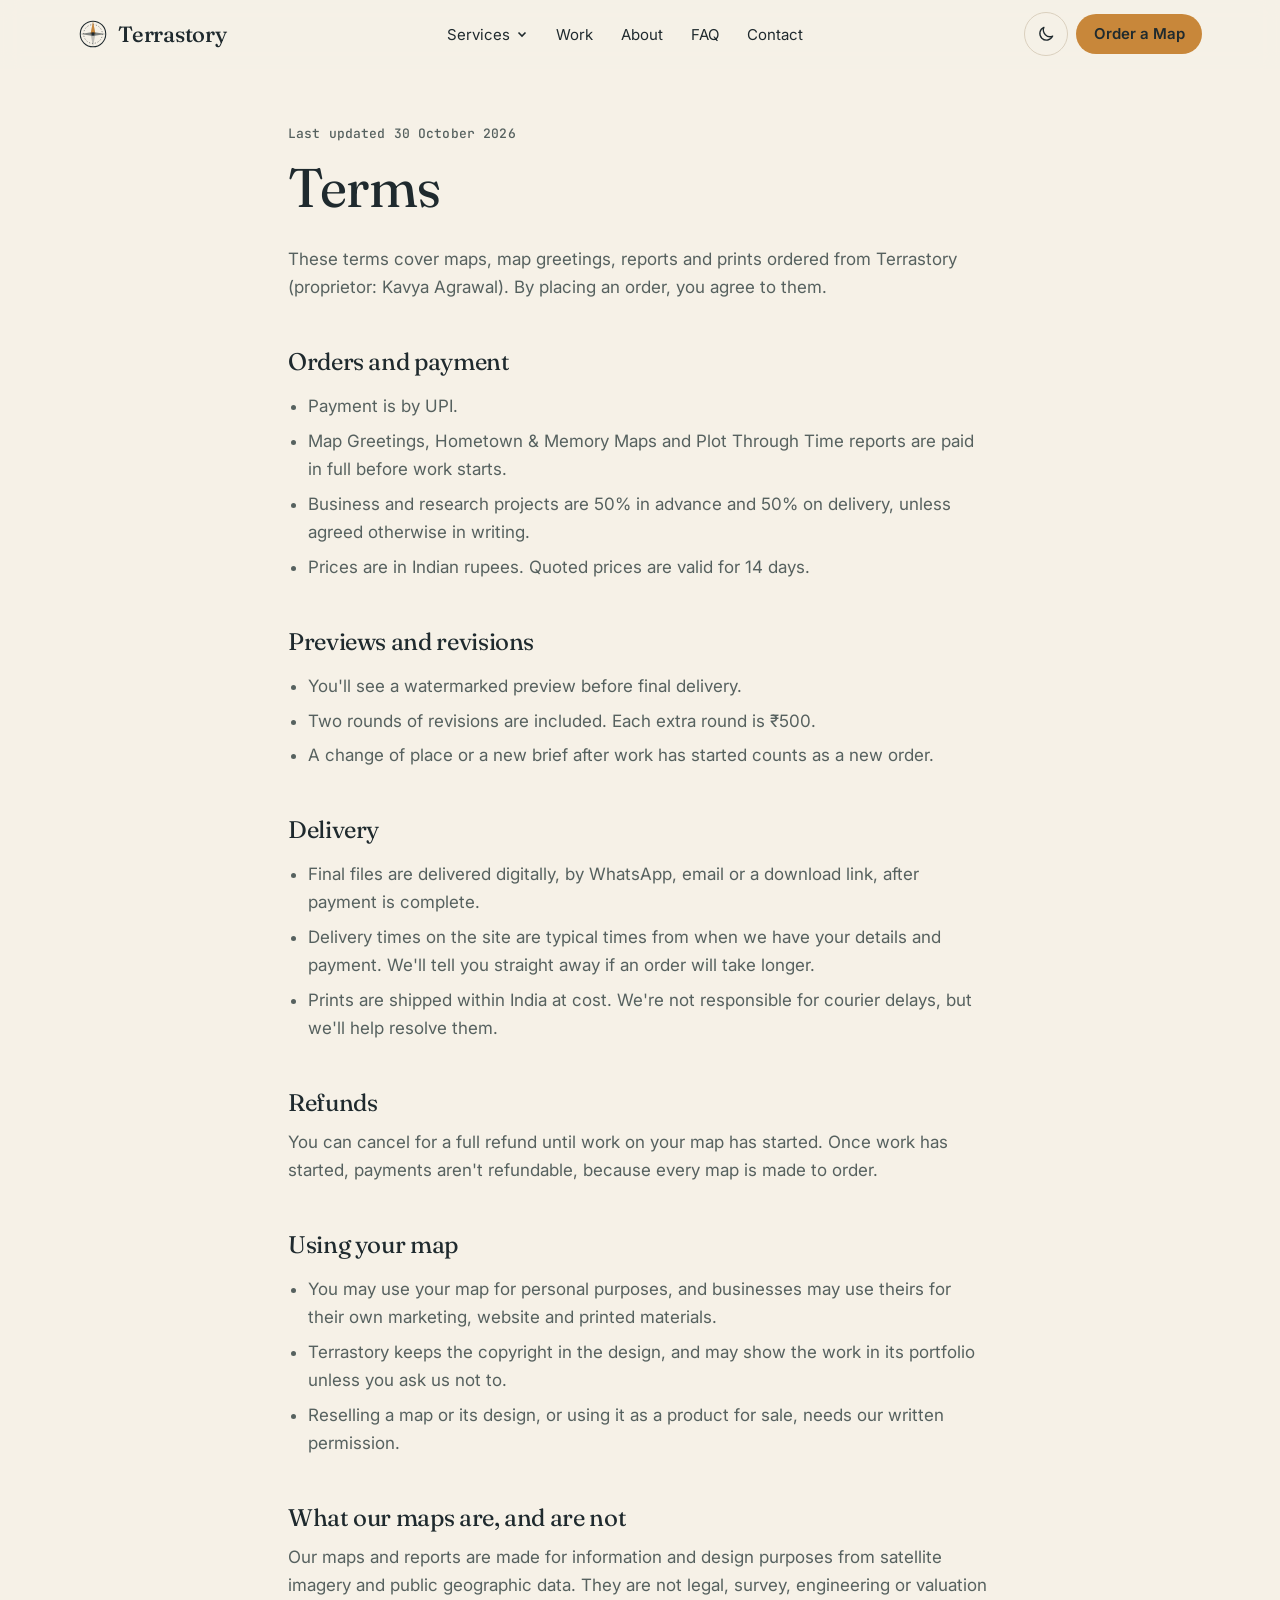
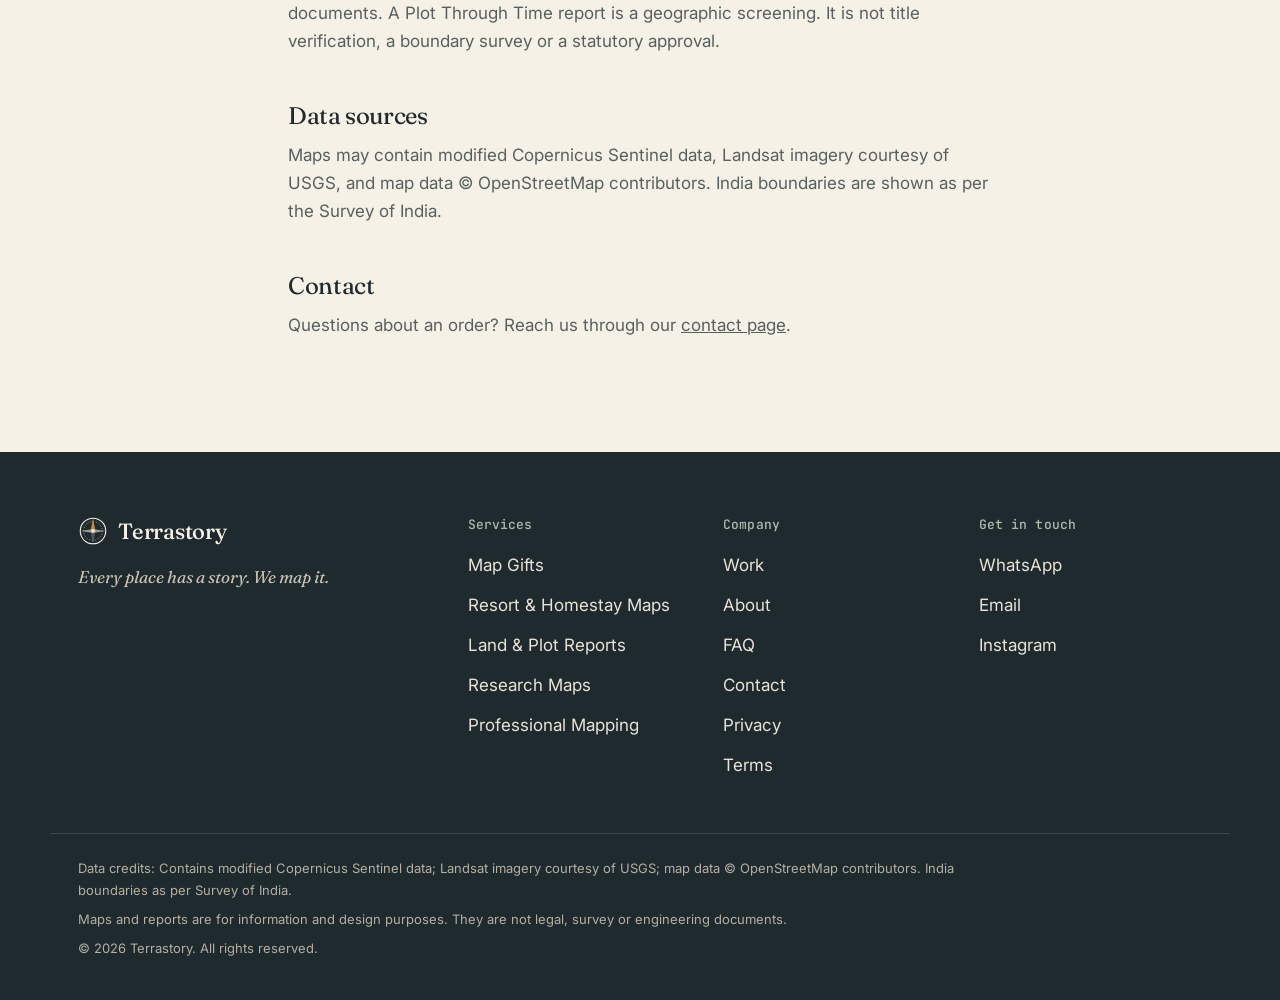
<file: terms.html>
<!doctype html>
<html lang="en-IN">
<head>
  <meta charset="utf-8">
  <meta name="viewport" content="width=device-width, initial-scale=1">
  <title>Terms | Terrastory</title>
  <meta name="description" content="Payment, revisions, delivery, refunds and usage terms for Terrastory maps.">
  <link rel="canonical" href="https://kavyaagrawal-02.github.io/terrastory/terms.html">
  <meta name="theme-color" content="#F6F1E7" media="(prefers-color-scheme: light)">
  <meta name="theme-color" content="#14202B" media="(prefers-color-scheme: dark)">
  <link rel="icon" href="favicon.svg" type="image/svg+xml">
  <link rel="apple-touch-icon" href="images/apple-touch-icon.png">
  <meta property="og:type" content="website">
  <meta property="og:site_name" content="Terrastory">
  <meta property="og:title" content="Terms | Terrastory">
  <meta property="og:description" content="Payment, revisions, delivery, refunds and usage terms for Terrastory maps.">
  <meta property="og:url" content="https://kavyaagrawal-02.github.io/terrastory/terms.html">
  <meta property="og:image" content="https://kavyaagrawal-02.github.io/terrastory/images/og-image.jpg">
  <meta property="og:locale" content="en_IN">
  <meta name="twitter:card" content="summary_large_image">
  <link rel="preconnect" href="https://fonts.googleapis.com">
  <link rel="preconnect" href="https://fonts.gstatic.com" crossorigin>
  <link rel="stylesheet" href="https://fonts.googleapis.com/css2?family=Fraunces:ital,opsz,wght@0,9..144,300..650;1,9..144,300..500&family=Inter:wght@400;500;600&family=JetBrains+Mono:wght@400;500&display=swap">
  <link rel="stylesheet" href="style.css">
  <script>try { var t = localStorage.getItem('ts-theme'); if (t) document.documentElement.dataset.theme = t; } catch (e) {}</script>
</head>
<body>
  <a class="skip-link" href="#main">Skip to content</a>
  <!-- Reusable symbols -->
  <svg width="0" height="0" class="visually-hidden" aria-hidden="true" focusable="false">
    <symbol id="compass" viewBox="0 0 40 40">
      <circle cx="20" cy="20" r="17" fill="none" stroke="currentColor" stroke-width="1.4"/>
      <circle cx="20" cy="20" r="12.5" fill="none" stroke="currentColor" stroke-width=".7" stroke-dasharray="1.5 2.4"/>
      <path d="M20 3 L23.2 20 L20 37 L16.8 20 Z" fill="currentColor" opacity=".25"/>
      <path d="M20 3 L23.2 20 L16.8 20 Z" fill="var(--ochre)"/>
      <path d="M3 20 L20 17.4 L37 20 L20 22.6 Z" fill="currentColor" opacity=".55"/>
      <circle cx="20" cy="20" r="2" fill="currentColor"/>
    </symbol>
    <symbol id="scalebar" viewBox="0 0 220 26">
      <g fill="none" stroke="currentColor" stroke-width="1">
        <rect x="10.5" y="8.5" width="200" height="6"/>
      </g>
      <g fill="currentColor">
        <rect x="10.5" y="8.5" width="25" height="6"/><rect x="60.5" y="8.5" width="25" height="6"/>
        <rect x="110.5" y="8.5" width="50" height="6"/>
      </g>
      <g font-family="JetBrains Mono, monospace" font-size="7" fill="currentColor" text-anchor="middle">
        <text x="10.5" y="24">0</text><text x="60.5" y="24">1</text><text x="110.5" y="24">2</text><text x="210.5" y="24">4 km</text>
      </g>
    </symbol>
  </svg>

  <header class="site-header" id="top">
    <div class="wrap header-inner">
      <a class="brand" href="index.html" aria-label="Terrastory home">
        <svg class="brand-mark" aria-hidden="true"><use href="#compass"/></svg>
        <span class="brand-name">Terrastory</span>
      </a>
      <nav class="site-nav" id="site-nav" aria-label="Main">
        <ul>
          <li class="has-sub">
            <button class="sub-toggle" type="button" aria-expanded="false" aria-controls="services-menu">Services<svg viewBox="0 0 12 12" aria-hidden="true"><path d="M2.5 4.5 6 8l3.5-3.5"/></svg></button>
            <ul class="submenu" id="services-menu">
              <li><a href="gifts.html"><span class="sub-title">Map Gifts</span><span class="sub-text">Hometown, village and memory maps</span></a></li>
              <li><a href="resorts.html"><span class="sub-title">Resort &amp; Homestay Maps</span><span class="sub-text">Around Us, trail and welcome maps</span></a></li>
              <li><a href="land.html"><span class="sub-title">Land &amp; Plot Reports</span><span class="sub-text">How an area changed since 2000</span></a></li>
              <li><a href="research.html"><span class="sub-title">Research Maps</span><span class="sub-text">Study area, LULC, NDVI, change</span></a></li>
              <li><a href="professionals.html"><span class="sub-title">Professional Mapping</span><span class="sub-text">EIA, real estate, site analysis</span></a></li>
            </ul>
          </li>
          <li><a href="index.html#work">Work</a></li>
          <li><a href="index.html#about">About</a></li>
          <li><a href="index.html#faq">FAQ</a></li>
          <li><a href="contact.html">Contact</a></li>
          <li class="nav-order"><a class="btn btn-primary" data-form href="contact.html">Order a Map</a></li>
        </ul>
      </nav>
      <div class="header-actions">
        <button class="theme-toggle" type="button" aria-label="Switch to night map" title="Night map">
          <svg viewBox="0 0 24 24" aria-hidden="true"><path class="sun" d="M12 4V2m0 20v-2m8-8h2M2 12h2m13.7-5.7 1.4-1.4M4.9 19.1l1.4-1.4m0-11.4L4.9 4.9m14.2 14.2-1.4-1.4M12 17a5 5 0 1 0 0-10 5 5 0 0 0 0 10z"/><path class="moon" d="M20 14.5A8 8 0 0 1 9.5 4a8 8 0 1 0 10.5 10.5z"/></svg>
        </button>
        <a class="btn btn-primary btn-sm header-cta" data-form href="contact.html">Order a Map</a>
        <button class="menu-toggle" type="button" aria-expanded="false" aria-controls="site-nav" aria-label="Open menu">
          <span></span><span></span>
        </button>
      </div>
    </div>
  </header>

  <main id="main">
    <section class="legal">
      <div class="wrap">
      <p class="coord">Last updated 30 October 2026</p>
      <h1>Terms</h1>
      <p>These terms cover maps, map greetings, reports and prints ordered from Terrastory (proprietor: Kavya Agrawal). By placing an order, you agree to them.</p>

      <h2>Orders and payment</h2>
      <ul>
        <li>Payment is by UPI.</li>
        <li>Map Greetings, Hometown &amp; Memory Maps and Plot Through Time reports are paid in full before work starts.</li>
        <li>Business and research projects are 50% in advance and 50% on delivery, unless agreed otherwise in writing.</li>
        <li>Prices are in Indian rupees. Quoted prices are valid for 14 days.</li>
      </ul>

      <h2>Previews and revisions</h2>
      <ul>
        <li>You'll see a watermarked preview before final delivery.</li>
        <li>Two rounds of revisions are included. Each extra round is ₹500.</li>
        <li>A change of place or a new brief after work has started counts as a new order.</li>
      </ul>

      <h2>Delivery</h2>
      <ul>
        <li>Final files are delivered digitally, by WhatsApp, email or a download link, after payment is complete.</li>
        <li>Delivery times on the site are typical times from when we have your details and payment. We'll tell you straight away if an order will take longer.</li>
        <li>Prints are shipped within India at cost. We're not responsible for courier delays, but we'll help resolve them.</li>
      </ul>

      <h2>Refunds</h2>
      <p>You can cancel for a full refund until work on your map has started. Once work has started, payments aren't refundable, because every map is made to order.</p>

      <h2>Using your map</h2>
      <ul>
        <li>You may use your map for personal purposes, and businesses may use theirs for their own marketing, website and printed materials.</li>
        <li>Terrastory keeps the copyright in the design, and may show the work in its portfolio unless you ask us not to.</li>
        <li>Reselling a map or its design, or using it as a product for sale, needs our written permission.</li>
      </ul>

      <h2>What our maps are, and are not</h2>
      <p>Our maps and reports are made for information and design purposes from satellite imagery and public geographic data. They are not legal, survey, engineering or valuation documents. A Plot Through Time report is a geographic screening. It is not title verification, a boundary survey or a statutory approval.</p>

      <h2>Data sources</h2>
      <p>Maps may contain modified Copernicus Sentinel data, Landsat imagery courtesy of USGS, and map data © OpenStreetMap contributors. India boundaries are shown as per the Survey of India.</p>

      <h2>Contact</h2>
      <p>Questions about an order? Reach us through our <a href="contact.html">contact page</a>.</p>
    </div>
    </section>
  </main>

  <footer class="site-footer">
    <div class="wrap footer-grid">
      <div class="footer-brand">
        <a class="brand" href="index.html">
          <svg class="brand-mark" aria-hidden="true"><use href="#compass"/></svg>
          <span class="brand-name">Terrastory</span>
        </a>
        <p>Every place has a story. We map it.</p>
      </div>
      <nav aria-label="Services">
        <h2 class="footer-h">Services</h2>
        <ul>
          <li><a href="gifts.html">Map Gifts</a></li>
          <li><a href="resorts.html">Resort &amp; Homestay Maps</a></li>
          <li><a href="land.html">Land &amp; Plot Reports</a></li>
          <li><a href="research.html">Research Maps</a></li>
          <li><a href="professionals.html">Professional Mapping</a></li>
        </ul>
      </nav>
      <nav aria-label="Company">
        <h2 class="footer-h">Company</h2>
        <ul>
          <li><a href="index.html#work">Work</a></li>
          <li><a href="index.html#about">About</a></li>
          <li><a href="index.html#faq">FAQ</a></li>
          <li><a href="contact.html">Contact</a></li>
          <li><a href="privacy.html">Privacy</a></li>
          <li><a href="terms.html">Terms</a></li>
        </ul>
      </nav>
      <div>
        <h2 class="footer-h">Get in touch</h2>
        <ul>
          <li><a data-wa="Hi Terrastory!" href="contact.html">WhatsApp</a></li>
          <li><a data-email href="contact.html">Email</a></li>
          <li><a data-instagram href="contact.html" rel="noopener">Instagram</a></li>
        </ul>
      </div>
    </div>
    <div class="wrap footer-fine">
      <p>Data credits: Contains modified Copernicus Sentinel data; Landsat imagery courtesy of USGS; map data © OpenStreetMap contributors. India boundaries as per Survey of India.</p>
      <p>Maps and reports are for information and design purposes. They are not legal, survey or engineering documents.</p>
      <p>© 2026 Terrastory. All rights reserved.</p>
    </div>
  </footer>

  <script src="script.js" defer></script>
</body>
</html>
</file>
<file: style.css>
/* =========================================================
   Terrastory — modern cartography
   Paper, ink, terrain, river and ochre.
   ========================================================= */

:root {
  --paper: #F6F1E7;
  --paper-2: #EFE7D7;
  --card: #FBF8F1;
  --ink: #1F2A2E;
  --muted: #56615F;
  --green: #3F6B4F;
  --blue: #2E6F8E;
  --ochre: #C8873A;
  --ochre-ink: #8C5A1F;   /* ochre dark enough for text on paper */
  --line: #D9CFBD;
  --contour: #D3C6AE;
  --shadow: 0 1px 0 rgba(31, 42, 46, .04), 0 18px 30px -18px rgba(31, 42, 46, .28);
  --radius: 18px;
  --serif: "Fraunces", Georgia, "Times New Roman", serif;
  --sans: "Inter", system-ui, -apple-system, "Segoe UI", Roboto, sans-serif;
  --mono: "JetBrains Mono", ui-monospace, "SFMono-Regular", Menlo, Consolas, monospace;
  color-scheme: light;
}

/* Night map */
@media (prefers-color-scheme: dark) {
  :root:not([data-theme="light"]) {
    --paper: #14202B; --paper-2: #182634; --card: #1A2936; --ink: #EDE6D8; --muted: #A9B1AD;
    --green: #8DBA98; --blue: #79B3CF; --ochre-ink: #E3A963; --line: #2E4152; --contour: #26394A;
    --shadow: 0 1px 0 rgba(0, 0, 0, .2), 0 18px 30px -18px rgba(0, 0, 0, .6);
    color-scheme: dark;
  }
}
:root[data-theme="dark"] {
  --paper: #14202B; --paper-2: #182634; --card: #1A2936; --ink: #EDE6D8; --muted: #A9B1AD;
  --green: #8DBA98; --blue: #79B3CF; --ochre-ink: #E3A963; --line: #2E4152; --contour: #26394A;
  --shadow: 0 1px 0 rgba(0, 0, 0, .2), 0 18px 30px -18px rgba(0, 0, 0, .6);
  color-scheme: dark;
}

/* ---------- Base ---------- */
*, *::before, *::after { box-sizing: border-box; }
html { scroll-behavior: smooth; scroll-padding-top: 84px; -webkit-text-size-adjust: 100%; }
body {
  margin: 0;
  background: var(--paper);
  color: var(--ink);
  font: 400 1.0625rem/1.65 var(--sans);
  -webkit-font-smoothing: antialiased;
  text-rendering: optimizeLegibility;
  overflow-x: hidden;
}
img { max-width: 100%; height: auto; display: block; }
a { color: inherit; }
p { margin: 0 0 1em; }
ul[role="list"], ol { list-style: none; margin: 0; padding: 0; }
h1, h2, h3 {
  font-family: var(--serif);
  font-weight: 420;
  font-optical-sizing: auto;
  line-height: 1.08;
  letter-spacing: -0.015em;
  margin: 0 0 .5em;
  text-wrap: balance;
}
h2 { font-size: clamp(2rem, 1.4rem + 2.6vw, 3.25rem); }
h3 { font-size: 1.35rem; letter-spacing: -0.005em; }

:focus-visible { outline: 2px solid var(--ochre); outline-offset: 3px; border-radius: 4px; }

.visually-hidden { position: absolute !important; width: 1px; height: 1px; overflow: hidden; clip: rect(0 0 0 0); white-space: nowrap; }
.skip-link {
  position: absolute; left: 12px; top: -60px; z-index: 100;
  background: var(--ink); color: var(--paper); padding: .6em 1em; border-radius: 8px; text-decoration: none;
}
.skip-link:focus { top: 12px; }

.wrap { width: 100%; max-width: 1180px; margin-inline: auto; padding-inline: 16px; }
@media (min-width: 640px) { .wrap { padding-inline: 28px; } }

.section { padding-block: clamp(64px, 9vw, 120px); }
.section-tint { background: var(--paper-2); }

/* Coordinate eyebrows */
.coord {
  font: 500 .8125rem/1.4 var(--mono);
  color: var(--green);
  letter-spacing: .01em;
  margin-bottom: 1rem;
}
.coord span {
  font: italic 400 .875rem var(--serif);
  color: var(--muted);
  margin-left: .5em;
  letter-spacing: 0;
}

.lede { font-size: 1.125rem; color: var(--muted); max-width: 34em; }

/* ---------- Buttons ---------- */
.btn {
  display: inline-flex; align-items: center; justify-content: center; gap: .5em;
  min-height: 48px; padding: .75em 1.4em;
  border-radius: 999px; border: 1.5px solid transparent;
  font: 600 1rem/1.2 var(--sans); text-decoration: none; text-align: center;
  cursor: pointer;
  transition: background-color .2s, border-color .2s, color .2s, transform .2s;
}
.btn-primary { background: var(--ochre); color: #1F2A2E; }
.btn-primary:hover { background: #B8772C; }
.btn-ghost { border-color: currentColor; color: var(--ink); background: transparent; }
.btn-ghost:hover { background: var(--ink); color: var(--paper); border-color: var(--ink); }
.btn-sm { min-height: 40px; padding: .5em 1.1em; font-size: .9375rem; }
.btn-block { width: 100%; }
.btn-row { display: flex; flex-wrap: wrap; gap: 12px; }

/* ---------- Header ---------- */
.site-header {
  position: sticky; top: 0; z-index: 50;
  background: color-mix(in srgb, var(--paper) 90%, transparent);
  -webkit-backdrop-filter: blur(10px); backdrop-filter: blur(10px);
  border-bottom: 1px solid transparent;
  transition: border-color .3s;
}
.site-header.is-scrolled { border-bottom-color: var(--line); }
.header-inner { display: flex; align-items: center; justify-content: space-between; gap: 16px; min-height: 68px; }

.brand { display: inline-flex; align-items: center; gap: 10px; text-decoration: none; color: var(--ink); }
.brand-mark { width: 30px; height: 30px; color: var(--ink); flex: none; }
.brand-name { font: 500 1.375rem/1 var(--serif); letter-spacing: -0.01em; }

.site-nav ul { list-style: none; margin: 0; padding: 0; display: flex; gap: 28px; }
.site-nav a[aria-current="page"] { background-size: 100% 1.5px; }
.site-nav a { text-decoration: none; font-size: .9375rem; color: var(--ink); padding-block: 6px; background: linear-gradient(var(--ochre), var(--ochre)) 0 100% / 0 1.5px no-repeat; transition: background-size .25s; }
.site-nav a:hover { background-size: 100% 1.5px; }
.site-nav .nav-order { display: none; }

.header-actions { display: flex; align-items: center; gap: 8px; }
.theme-toggle, .menu-toggle {
  width: 44px; height: 44px; border-radius: 50%;
  display: inline-grid; place-items: center;
  background: transparent; border: 1px solid var(--line); color: var(--ink); cursor: pointer;
}
.theme-toggle svg { width: 20px; height: 20px; fill: none; stroke: currentColor; stroke-width: 1.6; stroke-linecap: round; stroke-linejoin: round; }
.theme-toggle .sun { display: none; }
:root[data-theme="dark"] .theme-toggle .sun { display: block; }
:root[data-theme="dark"] .theme-toggle .moon { display: none; }
@media (prefers-color-scheme: dark) {
  :root:not([data-theme="light"]) .theme-toggle .sun { display: block; }
  :root:not([data-theme="light"]) .theme-toggle .moon { display: none; }
}

.menu-toggle { display: none; flex-direction: column; gap: 6px; }
.menu-toggle span { display: block; width: 18px; height: 1.6px; background: currentColor; transition: transform .25s; }
.menu-toggle[aria-expanded="true"] span:first-child { transform: translateY(3.8px) rotate(45deg); }
.menu-toggle[aria-expanded="true"] span:last-child { transform: translateY(-3.8px) rotate(-45deg); }

@media (max-width: 959px) {
  .menu-toggle { display: inline-flex; align-items: center; justify-content: center; }
  .site-nav {
    position: absolute; left: 0; right: 0; top: 100%;
    background: var(--paper); border-bottom: 1px solid var(--line);
    display: none;
  }
  .site-nav.is-open { display: block; }
  .site-nav ul { flex-direction: column; gap: 0; padding: 8px 16px 20px; }
  .site-nav li a { display: block; padding: 14px 4px; border-bottom: 1px solid var(--line); font-size: 1.0625rem; background: none; }
  .site-nav .nav-order { display: block; padding-top: 16px; }
  .site-nav .nav-order a { border: 0; text-align: center; padding: .75em 1.4em; background: var(--ochre); color: #1F2A2E; border-radius: 999px; }
}
@media (max-width: 479px) {
  .header-cta { display: none; }
}

/* ---------- Hero ---------- */
.hero {
  position: relative;
  overflow: hidden;
  padding-block: clamp(72px, 14vw, 168px) clamp(72px, 11vw, 140px);
  isolation: isolate;
}
.hero-contours {
  position: absolute; inset: -4% -4%; width: 108%; height: 108%;
  z-index: -1;
  fill: none; stroke: var(--contour);
  -webkit-mask-image: linear-gradient(100deg, rgba(0,0,0,.35) 15%, #000 60%);
  mask-image: linear-gradient(100deg, rgba(0,0,0,.35) 15%, #000 60%);
  animation: drift 60s ease-in-out infinite alternate;
}
.hero-contours .c-minor { stroke-width: 1; }
.hero-contours .c-major { stroke-width: 1.8; stroke: color-mix(in srgb, var(--contour) 70%, var(--green)); }
.hero-contours path { stroke-dasharray: 1; stroke-dashoffset: 1; animation: draw 2.8s cubic-bezier(.6,.1,.3,1) forwards; }
.hero-contours path:nth-child(3n+1) { animation-delay: .15s; }
.hero-contours path:nth-child(3n+2) { animation-delay: .45s; }
.hero-contours path:nth-child(5n) { animation-delay: .75s; }
@keyframes draw { to { stroke-dashoffset: 0; } }
@keyframes drift { from { transform: translate3d(0, 0, 0); } to { transform: translate3d(-2%, 1.5%, 0); } }

.hero::after { content: ""; position: absolute; left: 0; right: 0; bottom: 0; height: 120px; background: linear-gradient(transparent, var(--paper)); z-index: -1; pointer-events: none; }
.hero-inner { position: relative; }
.coord-hero { font-size: .875rem; min-height: 1.4em; }
.coord-hero.is-typing::after { content: ""; display: inline-block; width: .55em; height: 1em; margin-left: 2px; vertical-align: -0.15em; background: var(--ochre); animation: blink 1s steps(1) infinite; }
@keyframes blink { 50% { opacity: 0; } }

.hero-title {
  font-size: clamp(2.75rem, 1.4rem + 6.2vw, 6rem);
  font-weight: 380;
  line-height: .98;
  letter-spacing: -0.03em;
  max-width: 11ch;
  margin-bottom: .35em;
  font-variation-settings: "SOFT" 30;
}
.hero-sub { font-size: clamp(1.0625rem, 1rem + .4vw, 1.3rem); max-width: 31em; color: var(--muted); margin-bottom: 2rem; }
.hero-note { margin-top: 1.75rem; font-size: .9375rem; color: var(--muted); }

/* ---------- Intents ---------- */
.intents {
  display: grid; gap: 14px;
  grid-template-columns: repeat(auto-fit, minmax(min(100%, 200px), 1fr));
  margin-top: 2rem;
}
.intent {
  display: flex; flex-direction: column; gap: 6px; height: 100%;
  padding: 22px 20px 24px;
  background: var(--card); border: 1px solid var(--line); border-radius: var(--radius);
  text-decoration: none;
  transition: border-color .2s, transform .2s;
}
.intent:hover { border-color: var(--ochre); transform: translateY(-3px); }
.intent-icon { width: 34px; height: 34px; margin-bottom: 10px; fill: none; stroke: var(--green); stroke-width: 1.5; stroke-linecap: round; stroke-linejoin: round; }
.intent-title { font: 450 1.1875rem/1.25 var(--serif); }
.intent-text { color: var(--muted); font-size: .9375rem; }
@media (max-width: 559px) {
  .intent { display: grid; grid-template-columns: 34px 1fr; column-gap: 16px; row-gap: 2px; padding: 18px; }
  .intent-icon { grid-row: span 2; margin: 2px 0 0; }
}

/* ---------- Scale-bar divider ---------- */
.divider { color: var(--muted); }
.divider svg { width: 230px; height: 28px; display: block; }

/* ---------- Layers ---------- */
.layers-grid { display: grid; gap: 40px; align-items: center; }
@media (min-width: 900px) { .layers-grid { grid-template-columns: 1fr 1.05fr; gap: 64px; } }
.layer-list { display: flex; flex-wrap: wrap; gap: 8px 6px; margin-top: 1.5rem; font: 500 .8125rem/1 var(--mono); color: var(--muted); }
.layer-list li { padding: 8px 12px; border: 1px solid var(--line); border-radius: 999px; }
.layer-list .is-result { border-color: var(--ochre); color: var(--ink); }
.layers-figure { margin: 0; }
.layer-stack { width: 100%; max-width: 520px; height: auto; margin-inline: auto; display: block; overflow: visible; }
.layer {
  --gap: 80px; --off: 0px;
  transform: translateY(calc(var(--i) * var(--gap) + var(--off)));
  transition: transform 1.1s cubic-bezier(.2,.7,.2,1);
  transition-delay: calc((5 - var(--i)) * 60ms);
}
.layer > g { filter: drop-shadow(0 10px 8px rgba(20, 32, 43, .18)); }
.layer-label { font: 500 15px var(--sans); fill: var(--ink); transition: opacity .6s .5s; }
.layer-label-result { font: 500 19px var(--serif); fill: var(--ochre-ink); }
.js .layer-stack:not(.is-in) .layer { --gap: 14px; --off: 165px; }
.js .layer-stack:not(.is-in) .layer-label { opacity: 0; transition-delay: 0s; }

/* ---------- Section heads ---------- */
.section-head { display: flex; flex-wrap: wrap; align-items: flex-end; justify-content: space-between; gap: 12px 32px; margin-bottom: 2.25rem; }
.section-head h2 { margin-bottom: 0; }
.section-note { max-width: 26em; color: var(--muted); font-size: .9375rem; margin: 0; }
.offer-badge {
  margin: 0; padding: 10px 18px;
  border: 1.5px dashed var(--ochre); border-radius: 999px;
  font-size: .9375rem; color: var(--ink);
}
.offer-badge strong { color: var(--ochre-ink); font-weight: 600; margin-right: .35em; }

/* ---------- Products (legend cards) ---------- */
.products { display: grid; gap: 18px; }
@media (min-width: 700px) {
  .products { grid-template-columns: repeat(2, 1fr); }
  .products > :last-child { grid-column: 1 / -1; }
}
@media (min-width: 1040px) {
  .products { grid-template-columns: repeat(6, 1fr); }
  .products > * { grid-column: span 2; }
  .products > :nth-child(4), .products > :nth-child(5) { grid-column: span 3; }
}
.product {
  display: flex; flex-direction: column;
  padding: 26px 24px 24px;
  background: var(--card); border: 1px solid var(--line); border-radius: var(--radius);
  box-shadow: var(--shadow);
  scroll-margin-top: 96px;
}
.product:target { border-color: var(--ochre); box-shadow: 0 0 0 3px color-mix(in srgb, var(--ochre) 35%, transparent), var(--shadow); }
.product-head { display: flex; gap: 14px; align-items: flex-start; margin-bottom: 14px; }
.product-head h3 { margin: 0 0 4px; }
.product-occasion { margin: 0; font: 400 .8125rem var(--mono); color: var(--green); }
.product-desc { color: var(--muted); }
.product-meta { margin: 4px 0 22px; }
.product-meta div {
  display: grid; grid-template-columns: 5.5em 1fr; gap: 12px;
  padding: 10px 0; border-top: 1px dotted var(--line);
}
.product-meta dt { font-size: .8125rem; font-weight: 600; color: var(--muted); padding-top: .15em; }
.product-meta dd { margin: 0; font-size: .9375rem; }
.product-meta .price { font: 450 1.1875rem/1.3 var(--serif); }
.product .btn { margin-top: auto; }

.swatch { flex: none; width: 38px; height: 38px; border-radius: 6px; border: 1px solid var(--ink); }
.swatch-greeting { background: radial-gradient(circle, #F2C36B 1.6px, transparent 2px) 0 0 / 8px 8px, #14202B; }
.swatch-hometown { background: linear-gradient(90deg, transparent 48%, #E8D6AE 48% 100%) 0 0 / 14px 100%, linear-gradient(0deg, #CFD9B4 50%, #DDE3C4 50%) 0 0 / 100% 12px; }
.swatch-around { background: repeating-radial-gradient(circle at 70% 30%, transparent 0 4px, #A58B6A 4px 5px), #F3EBDA; }
.swatch-plot { background: repeating-linear-gradient(45deg, var(--ochre) 0 2px, transparent 2px 6px), #F3EAD9; }
.swatch-research { background: linear-gradient(#3F6B4F 1px, transparent 1px) 0 0 / 9px 9px, linear-gradient(90deg, #3F6B4F 1px, transparent 1px) 0 0 / 9px 9px, #DDE6D6; }

/* ---------- Professionals ---------- */
.pro-grid { display: grid; gap: 36px; align-items: start; }
@media (min-width: 860px) { .pro-grid { grid-template-columns: 1fr 1fr; gap: 72px; } }
.pro-grid .btn { margin-top: .5rem; }
.legend-list {
  background: var(--card); border: 1px solid var(--line); border-radius: var(--radius);
  padding: 10px 24px;
}
.legend-list li { display: flex; align-items: center; gap: 16px; padding: 15px 0; border-bottom: 1px solid var(--line); }
.legend-list li:last-child { border-bottom: 0; }
.legend-list em { font-style: italic; font-family: var(--serif); color: var(--ochre-ink); margin-left: .4em; }
.legend-list .is-soon { color: var(--muted); }
.key { flex: none; width: 30px; height: 16px; position: relative; }
.key-area { background: color-mix(in srgb, var(--green) 35%, transparent); border: 1.5px solid var(--green); border-radius: 3px; }
.key-point::before { content: ""; position: absolute; inset: 2px 9px; border-radius: 50%; background: var(--ochre); border: 1.5px solid var(--ink); }
.key-line::before { content: ""; position: absolute; left: 0; right: 0; top: 7px; height: 3px; background: var(--blue); border-radius: 2px; }
.key-contour { border-top: 1.5px solid #A58B6A; border-radius: 50% 50% 0 0; top: 4px; }
.key-dash::before { content: ""; position: absolute; left: 0; right: 0; top: 7px; border-top: 2px dashed var(--muted); }

/* ---------- Gallery: prints on a table ---------- */
.gallery { display: grid; gap: 28px 24px; }
@media (min-width: 640px) { .gallery { grid-template-columns: repeat(2, 1fr); } }
@media (min-width: 980px) { .gallery { grid-template-columns: repeat(3, 1fr); } }
.print {
  margin: 0; padding: 10px 10px 0;
  background: #FFFDF8; color: #1F2A2E;
  border: 1px solid var(--line); border-radius: var(--radius);
  box-shadow: var(--shadow);
  transition: transform .4s cubic-bezier(.2,.7,.2,1);
}
.print img { border-radius: 10px; aspect-ratio: 4 / 3; object-fit: cover; width: 100%; }
.print figcaption { padding: 12px 6px 14px; font-size: .875rem; }
@media (min-width: 640px) {
  .print-tilt-l { transform: rotate(-.7deg); }
  .print-tilt-r { transform: rotate(.6deg); }
  .print:hover { transform: rotate(0) translateY(-4px); }
}

/* ---------- Steps (a route) ---------- */
.steps { list-style: none; padding: 0; margin: 2.25rem 0 0; display: grid; gap: 28px; position: relative; }
@media (min-width: 600px) { .steps { grid-template-columns: repeat(2, 1fr); } }
@media (min-width: 960px) {
  .steps { grid-template-columns: repeat(4, 1fr); gap: 32px; }
  .steps::before {
    content: ""; position: absolute; left: 3.2rem; right: 12%; top: 1.7rem;
    border-top: 2px dashed var(--ochre); opacity: .55;
  }
}
.step { position: relative; }
.step-num {
  display: inline-grid; place-items: center;
  width: 3.4rem; height: 3.4rem; margin-bottom: 18px;
  border-radius: 50%; background: var(--paper); border: 1.5px solid var(--ink);
  font: 500 1rem var(--mono); position: relative;
}
.step h3 { margin-bottom: .35em; }
.step p { color: var(--muted); margin: 0; max-width: 22em; }

/* ---------- Resorts ---------- */
.resorts {
  background-color: #3F6B4F; color: #F6F1E7;
  background-image:
    repeating-radial-gradient(ellipse 60% 45% at 85% 20%, transparent 0 22px, rgba(246,241,231,.07) 22px 23px),
    repeating-radial-gradient(ellipse 50% 40% at 10% 110%, transparent 0 26px, rgba(246,241,231,.06) 26px 27px);
}
:root[data-theme="dark"] .resorts { background-color: #1F3A2C; }
@media (prefers-color-scheme: dark) { :root:not([data-theme="light"]) .resorts { background-color: #1F3A2C; } }
.resorts-inner { display: grid; gap: 40px; align-items: center; }
@media (min-width: 900px) { .resorts-inner { grid-template-columns: 1.3fr 1fr; gap: 72px; } }
.resorts-copy p { max-width: 34em; color: rgba(246,241,231,.88); }
.resorts-copy .btn { margin-top: .75rem; }
.resorts .coord { color: #CFE3D3; }
.resorts .coord span { color: rgba(246,241,231,.7); }
.resort-kit {
  background: #F6F1E7; color: #1F2A2E;
  border-radius: var(--radius); padding: 14px 26px;
  box-shadow: 0 24px 40px -24px rgba(0,0,0,.5);
  transform: rotate(1deg);
}
.resort-kit li { display: flex; align-items: center; gap: 14px; padding: 16px 0; border-bottom: 1px dashed #D9CFBD; font: 450 1.1875rem var(--serif); }
.resort-kit li:last-child { border-bottom: 0; }
.resort-kit li::before { content: ""; flex: none; width: 14px; height: 14px; border-radius: 50%; background: #C8873A; box-shadow: 0 0 0 3px #F6F1E7, 0 0 0 4.5px #1F2A2E; }

/* ---------- About ---------- */
.about-grid { display: grid; gap: 20px; }
@media (min-width: 860px) { .about-grid { grid-template-columns: 1fr 2fr; gap: 72px; } }
.about-lede { font: 400 clamp(1.35rem, 1.1rem + 1vw, 1.75rem)/1.4 var(--serif); letter-spacing: -0.01em; max-width: 30em; }
.about-copy > p:not(.about-lede) { color: var(--muted); max-width: 38em; }
.credentials { margin-top: 1.75rem; display: grid; gap: 10px; }
@media (min-width: 640px) { .credentials { grid-template-columns: 1fr 1fr; } }
.credentials li { padding: 12px 16px; border: 1px solid var(--line); border-radius: 12px; font-size: .9375rem; background: var(--card); }

/* ---------- FAQ ---------- */
.faq-grid { display: grid; gap: 20px; }
@media (min-width: 860px) { .faq-grid { grid-template-columns: 1fr 2fr; gap: 72px; } }
.faq-list details { border-bottom: 1px solid var(--line); }
.faq-list details:first-child { border-top: 1px solid var(--line); }
.faq-list summary {
  list-style: none; cursor: pointer;
  display: flex; justify-content: space-between; align-items: center; gap: 20px;
  padding: 20px 0; font: 450 1.1875rem/1.35 var(--serif);
}
.faq-list summary::-webkit-details-marker { display: none; }
.faq-list summary::after {
  content: ""; flex: none; width: 14px; height: 14px;
  background: linear-gradient(var(--ochre-ink), var(--ochre-ink)) center / 100% 1.6px no-repeat,
              linear-gradient(var(--ochre-ink), var(--ochre-ink)) center / 1.6px 100% no-repeat;
  transition: transform .25s;
}
.faq-list details[open] summary::after { transform: rotate(45deg); }
.faq-list details p { color: var(--muted); max-width: 40em; padding-bottom: 20px; margin: 0; }

/* ---------- Final CTA ---------- */
.cta { background: var(--paper-2); }
.cta-inner { display: grid; gap: 40px; align-items: center; }
@media (min-width: 860px) { .cta-inner { grid-template-columns: 1.5fr 1fr; } }
.cta h2 { font-size: clamp(2.4rem, 1.4rem + 4vw, 4.4rem); letter-spacing: -0.03em; margin-bottom: .2em; }
.cta-sub { font: italic 400 clamp(1.25rem, 1rem + 1vw, 1.75rem) var(--serif); color: var(--green); margin-bottom: 1.75rem; }
.upi-card {
  margin: 0; justify-self: start;
  padding: 14px; width: min(280px, 100%);
  background: #FFFDF8; color: #1F2A2E;
  border: 1px solid var(--line); border-radius: var(--radius); box-shadow: var(--shadow);
}
@media (min-width: 860px) { .upi-card { justify-self: end; } }
.upi-card img { width: 100%; border-radius: 10px; }
.upi-card figcaption { font-size: .875rem; padding: 12px 4px 2px; }

/* ---------- Footer ---------- */
.site-footer { background: #1F2A2E; color: #E9E3D6; padding-block: 64px 32px; }
:root[data-theme="dark"] .site-footer { background: #0E1720; }
@media (prefers-color-scheme: dark) { :root:not([data-theme="light"]) .site-footer { background: #0E1720; } }
.site-footer .brand { color: #F6F1E7; }
.site-footer .brand-mark { color: #F6F1E7; }
.footer-grid { display: grid; gap: 32px; }
@media (min-width: 720px) { .footer-grid { grid-template-columns: 1.6fr 1fr 1fr 1fr; } }
.footer-brand p { margin-top: 12px; font: italic 400 1.0625rem var(--serif); color: #C9C2B3; }
.footer-h { font: 500 .8125rem var(--mono); color: #A9BDAE; margin-bottom: 12px; letter-spacing: .01em; }
.site-footer ul { list-style: none; margin: 0; padding: 0; }
.site-footer li a { display: inline-block; padding: 6px 0; text-decoration: none; color: #E9E3D6; }
.site-footer li a:hover { color: var(--ochre); }
.footer-fine { margin-top: 48px; padding-top: 24px; border-top: 1px solid rgba(233,227,214,.15); font-size: .8125rem; color: #B5AFA2; }
.footer-fine p { max-width: 70em; margin-bottom: .6em; }

/* ---------- Links ---------- */
.text-link { display: inline-block; margin-top: 1.25rem; font-weight: 600; color: var(--ink); text-decoration: underline; text-decoration-color: var(--ochre); text-decoration-thickness: 2px; text-underline-offset: 5px; }
.text-link:hover { color: var(--ochre-ink); }
.product-more { display: block; text-align: center; margin-top: 12px; font-size: .9375rem; color: var(--muted); text-underline-offset: 4px; }
.product-more:hover { color: var(--ink); }
.btn-on-dark { border-color: rgba(246,241,231,.7); color: #F6F1E7; }
.btn-on-dark:hover { background: #F6F1E7; color: #1F2A2E; }
.resorts .btn-row { margin-top: .75rem; }
.resorts-copy .btn { margin-top: 0; }

/* ---------- About values ---------- */
.values { display: grid; gap: 14px; margin-top: 1.75rem; }
@media (min-width: 720px) { .values { grid-template-columns: repeat(3, 1fr); } }
.values li { padding: 18px 18px 20px; border: 1px solid var(--line); border-radius: 14px; background: var(--card); }
.values h3 { font-size: 1.15rem; margin-bottom: .3em; }
.values p { margin: 0; color: var(--muted); font-size: .9375rem; }

/* ---------- Sub-pages ---------- */
.page-hero { padding-block: clamp(40px, 6vw, 80px) clamp(56px, 8vw, 104px); }
.page-hero-grid { display: grid; gap: 40px; align-items: center; }
@media (min-width: 900px) { .page-hero-grid { grid-template-columns: 1.15fr 1fr; gap: 64px; } }
.page-hero h1 { font-size: clamp(2.4rem, 1.4rem + 4.4vw, 4.6rem); font-weight: 380; letter-spacing: -0.03em; line-height: 1; max-width: 13ch; }
.page-hero-print { max-width: 560px; }
.crumb { font-size: .875rem; color: var(--muted); margin-bottom: 1.5rem; }
.crumb a { color: var(--muted); text-underline-offset: 3px; }
.tiles { display: grid; gap: 14px; margin-top: 2rem; grid-template-columns: repeat(auto-fit, minmax(min(100%, 240px), 1fr)); }
.tile { padding: 22px 20px 24px; background: var(--card); border: 1px solid var(--line); border-radius: var(--radius); }
.tile h3 { font-size: 1.2rem; margin-bottom: .35em; }
.tile p { margin: 0; color: var(--muted); font-size: .9375rem; }
.products-2 { grid-template-columns: 1fr; }
@media (min-width: 760px) { .products.products-2 { grid-template-columns: 1fr 1fr; } .products.products-2 > * { grid-column: auto; } }
.section-note.after { margin-top: 1.5rem; }
.price-line { margin: 1rem 0 1.25rem; color: var(--muted); }
.price-line .price { font: 450 1.5rem var(--serif); color: var(--ink); }
.section-slim { padding-block: 0 clamp(48px, 7vw, 88px); }
.note { border: 1.5px dashed var(--ochre); border-radius: var(--radius); padding: 22px 24px; max-width: 760px; }
.note-title { font-size: 1.25rem; margin-bottom: .4em; }
.note p { margin: 0; color: var(--muted); }
.cta h2 + .cta-sub { margin-top: 0; }
.founder-role { font: italic 400 1.25rem var(--serif); color: var(--green); margin-top: -.2em; }
.founder-photo { max-width: 380px; justify-self: center; }
.founder-photo img { aspect-ratio: 5 / 6; }
.founder-photo { padding-bottom: 10px; }

/* ---------- Services dropdown ---------- */
@media (min-width: 960px) { .site-nav > ul { align-items: center; } }
.has-sub { position: relative; }
.sub-toggle {
  display: inline-flex; align-items: center; gap: 6px;
  background: none; border: 0; padding: 6px 0; cursor: pointer;
  font: 400 .9375rem var(--sans); color: var(--ink);
}
.sub-toggle svg { width: 12px; height: 12px; fill: none; stroke: currentColor; stroke-width: 1.6; transition: transform .2s; }
.sub-toggle[aria-expanded="true"] svg { transform: rotate(180deg); }
.has-sub.is-current > .sub-toggle { text-decoration: underline; text-decoration-color: var(--ochre); text-decoration-thickness: 1.5px; text-underline-offset: 9px; }
.submenu { list-style: none; margin: 0; padding: 8px; }
.submenu a { display: grid; gap: 2px; padding: 10px 12px; border-radius: 10px; text-decoration: none; background: none; }
.submenu a:hover, .submenu a[aria-current="page"] { background: var(--paper-2); }
.sub-title { font: 450 1.0625rem var(--serif); color: var(--ink); }
.sub-text { font-size: .8125rem; color: var(--muted); }
@media (min-width: 960px) {
  .submenu {
    position: absolute; top: calc(100% + 14px); left: -20px; width: 320px;
    background: var(--card); border: 1px solid var(--line); border-radius: 16px; box-shadow: var(--shadow);
    display: none;
  }
  .has-sub.is-open .submenu { display: block; }
  .site-nav .submenu { display: none; flex-direction: column; gap: 0; }
  .site-nav .has-sub.is-open .submenu { display: block; }
}
@media (max-width: 959px) {
  .sub-toggle { width: 100%; justify-content: space-between; padding: 14px 4px; border-bottom: 1px solid var(--line); font-size: 1.0625rem; }
  .site-nav .submenu { display: none; padding: 4px 0 8px 8px; }
  .site-nav .has-sub.is-open .submenu { display: block; }
  .site-nav .submenu li a { display: grid; border-bottom: 0; padding: 10px 8px; }
}

/* ---------- Founder note ---------- */
.founder-note { margin-top: 1.75rem; padding: 14px 18px; border-left: 3px solid var(--ochre); background: var(--paper-2); border-radius: 0 12px 12px 0; }
.founder-note p { margin: 0; font-size: .9375rem; color: var(--muted); }
.founder-note strong { color: var(--ink); font-weight: 600; }

/* ---------- Contact ---------- */
.page-hero-compact { padding-bottom: clamp(32px, 4vw, 48px); }
.page-hero-compact h1 { max-width: 16ch; }
.section-flush { padding-top: 0; }
.channels { display: grid; gap: 14px; grid-template-columns: repeat(auto-fit, minmax(min(100%, 230px), 1fr)); }
.channel {
  display: flex; flex-direction: column; gap: 6px; height: 100%;
  padding: 22px 20px 24px; text-decoration: none;
  background: var(--card); border: 1px solid var(--line); border-radius: var(--radius); box-shadow: var(--shadow);
  transition: border-color .2s, transform .2s;
}
.channel:hover { border-color: var(--ochre); transform: translateY(-3px); }
.channel-main { background: var(--ochre); border-color: var(--ochre); color: #1F2A2E; }
.channel-main .channel-text, .channel-main .channel-label { color: #1F2A2E; }
.channel-label { font: 500 .8125rem var(--mono); color: var(--green); }
.channel-title { font: 450 1.375rem/1.2 var(--serif); }
.channel-text { font-size: .9375rem; color: var(--muted); }

/* ---------- Gentle reveal (only a few groups) ---------- */
.js .reveal > * { opacity: 0; transform: translateY(14px); transition: opacity .7s ease, transform .7s cubic-bezier(.2,.7,.2,1); }
.js .reveal.is-in > * { opacity: 1; transform: none; }
.js .reveal.is-in > :nth-child(2) { transition-delay: .08s; }
.js .reveal.is-in > :nth-child(3) { transition-delay: .16s; }
.js .reveal.is-in > :nth-child(4) { transition-delay: .24s; }
.js .reveal.is-in > :nth-child(5) { transition-delay: .32s; }
.js .reveal.is-in > :nth-child(6) { transition-delay: .4s; }

/* ---------- Legal pages ---------- */
.legal { padding-block: 56px 96px; }
.legal .wrap { max-width: 760px; }
.legal h1 { font-size: clamp(2.2rem, 1.6rem + 3vw, 3.4rem); }
.legal h2 { font-size: 1.5rem; margin-top: 2em; }
.legal p, .legal li { color: var(--muted); }
.legal ul { padding-left: 1.2em; }
.legal li { margin-bottom: .4em; }
.legal .back { display: inline-block; margin-bottom: 2rem; font-size: .9375rem; }

/* ---------- Reduced motion ---------- */
@media (prefers-reduced-motion: reduce) {
  html { scroll-behavior: auto; }
  *, *::before, *::after { animation-duration: .001ms !important; animation-iteration-count: 1 !important; transition-duration: .001ms !important; transition-delay: 0s !important; }
  .hero-contours path { stroke-dashoffset: 0; }
  .js .layer-stack:not(.is-in) .layer { --gap: 80px; --off: 0px; }
  .js .layer-stack:not(.is-in) .layer-label { opacity: 1; }
  .js .reveal > * { opacity: 1; transform: none; }
}
</file>
